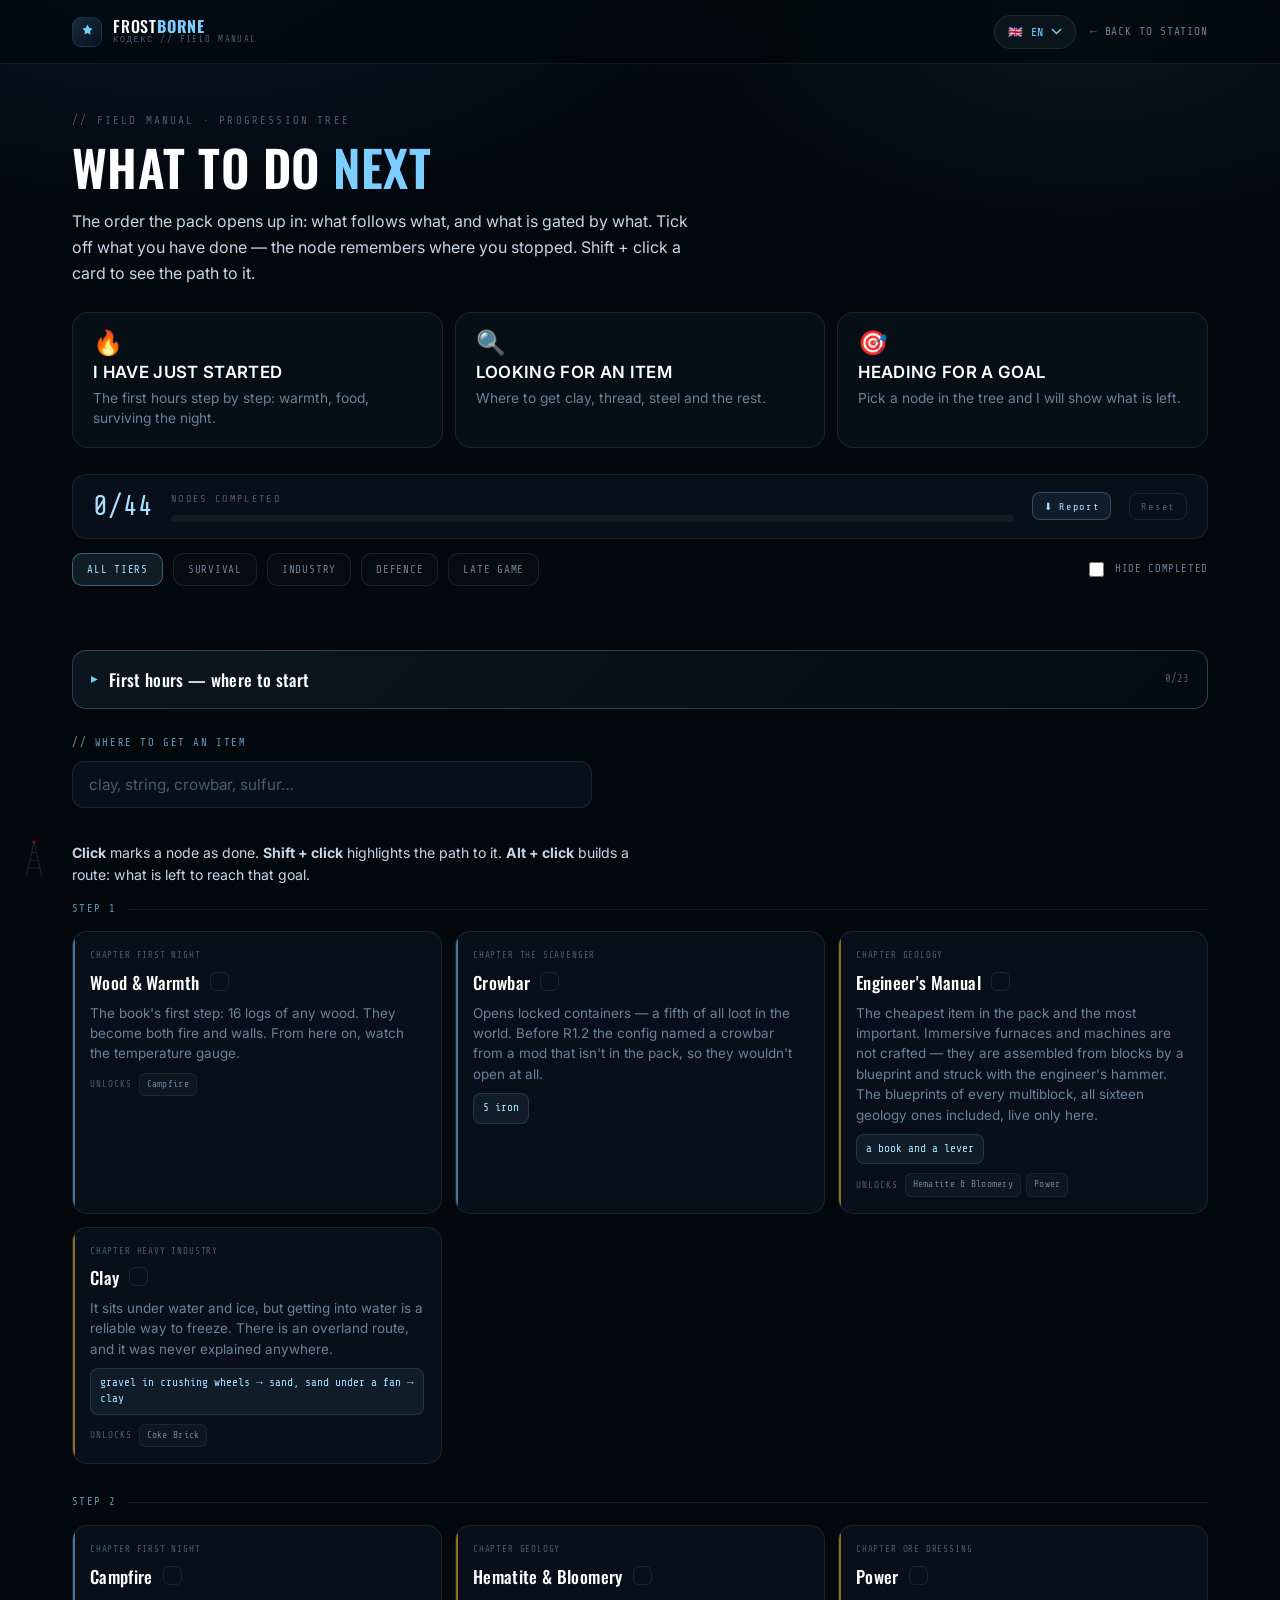
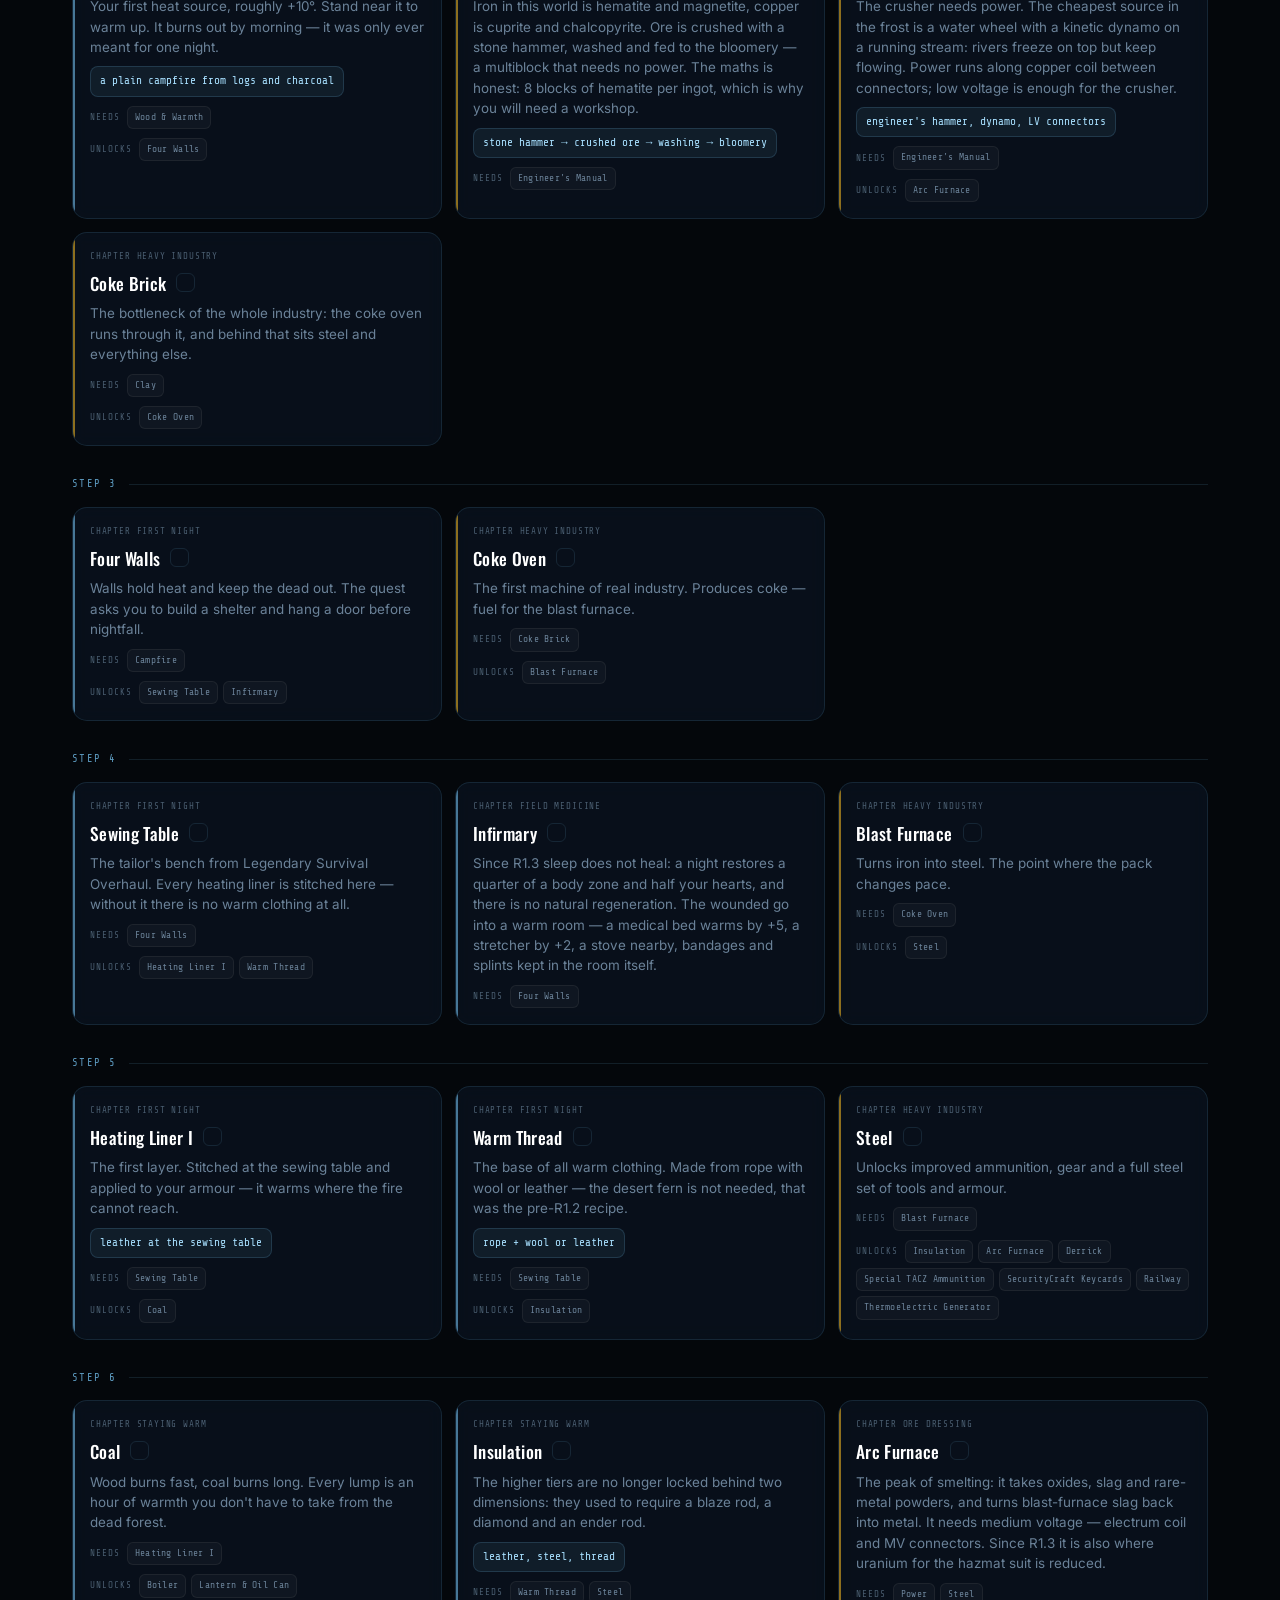
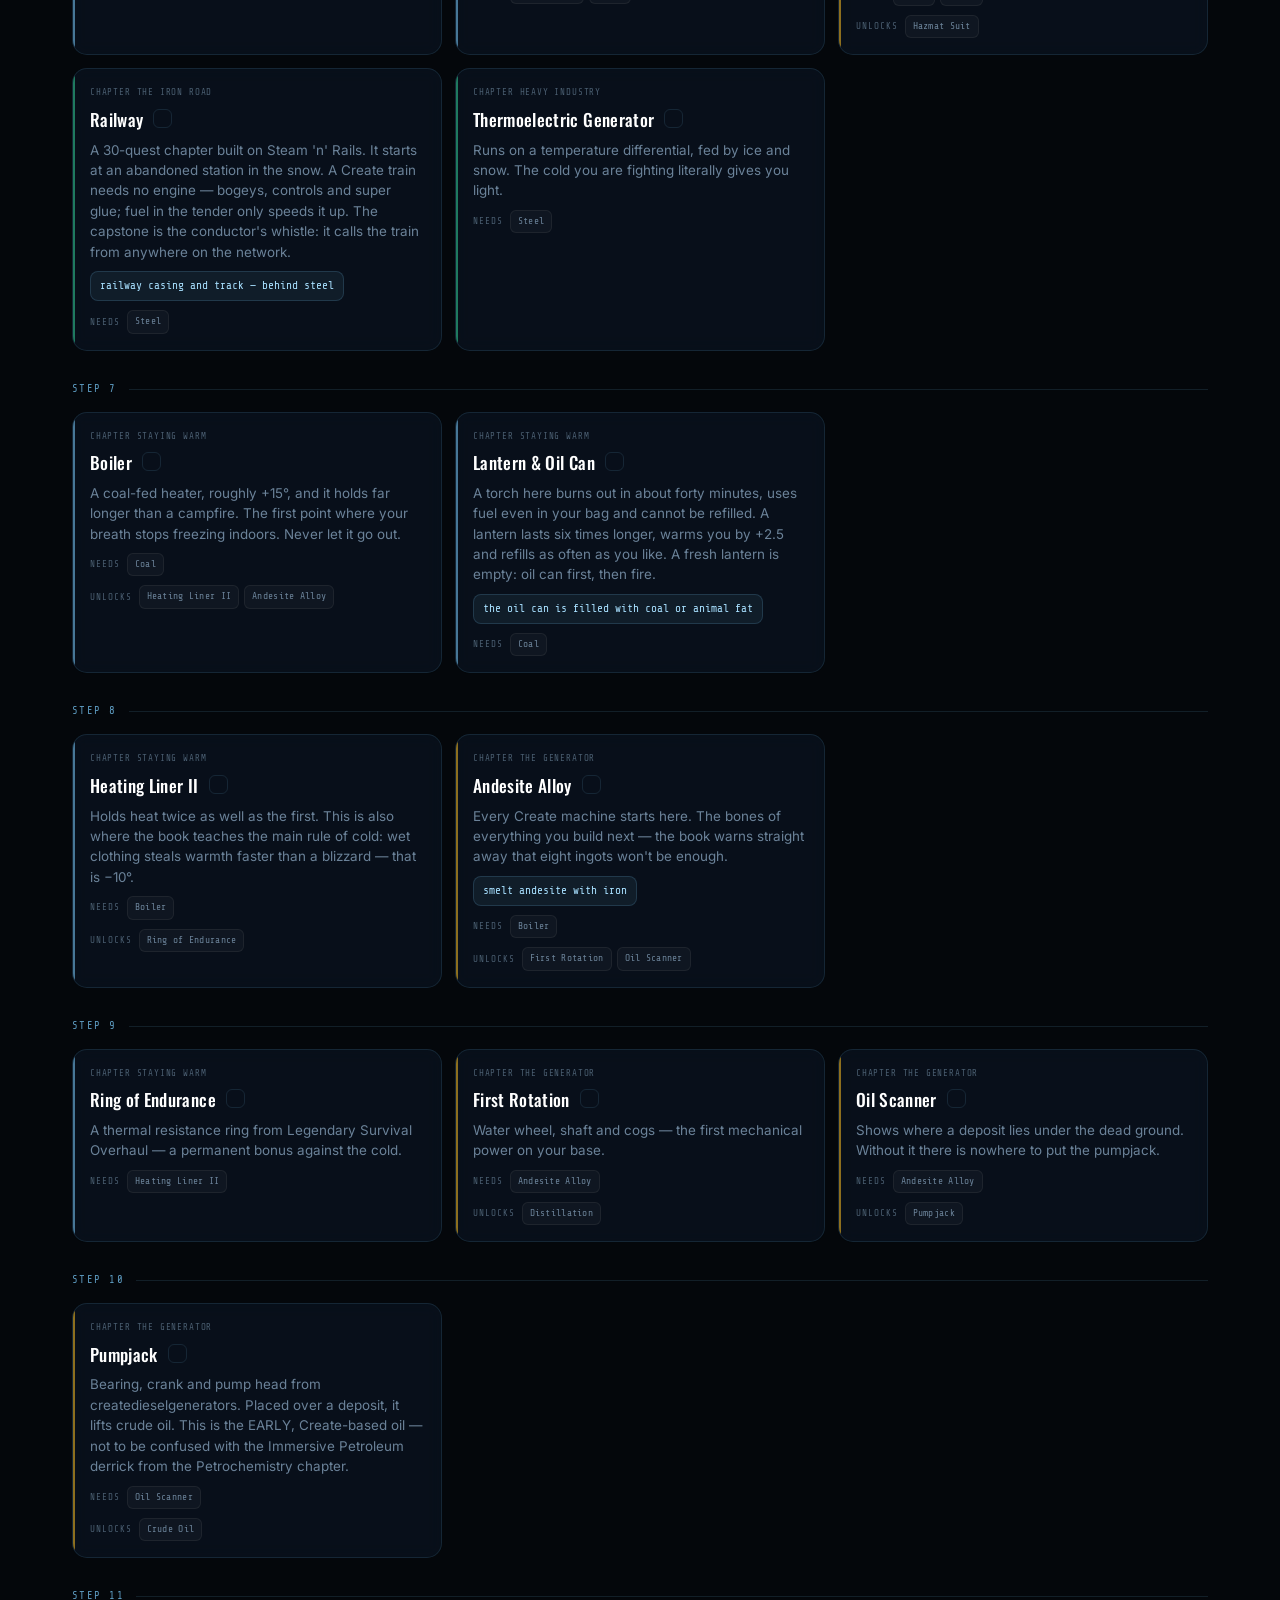
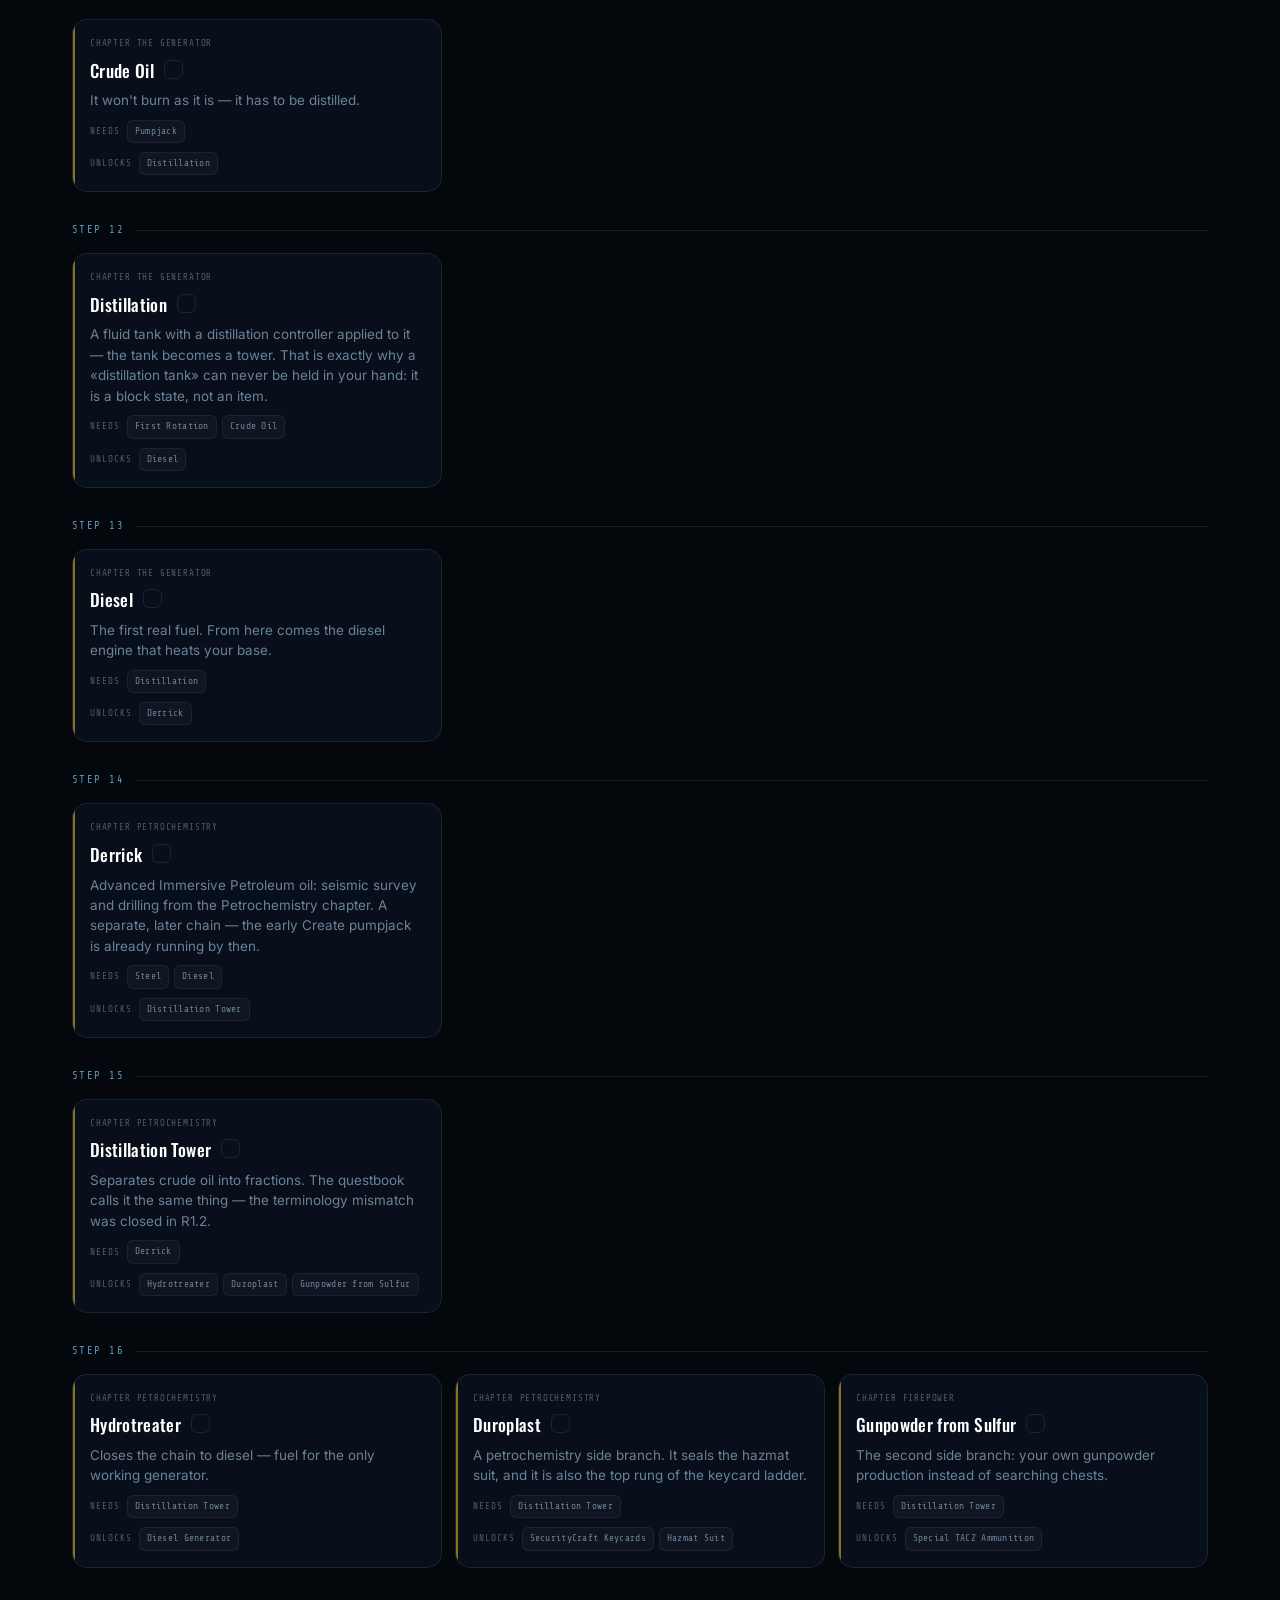
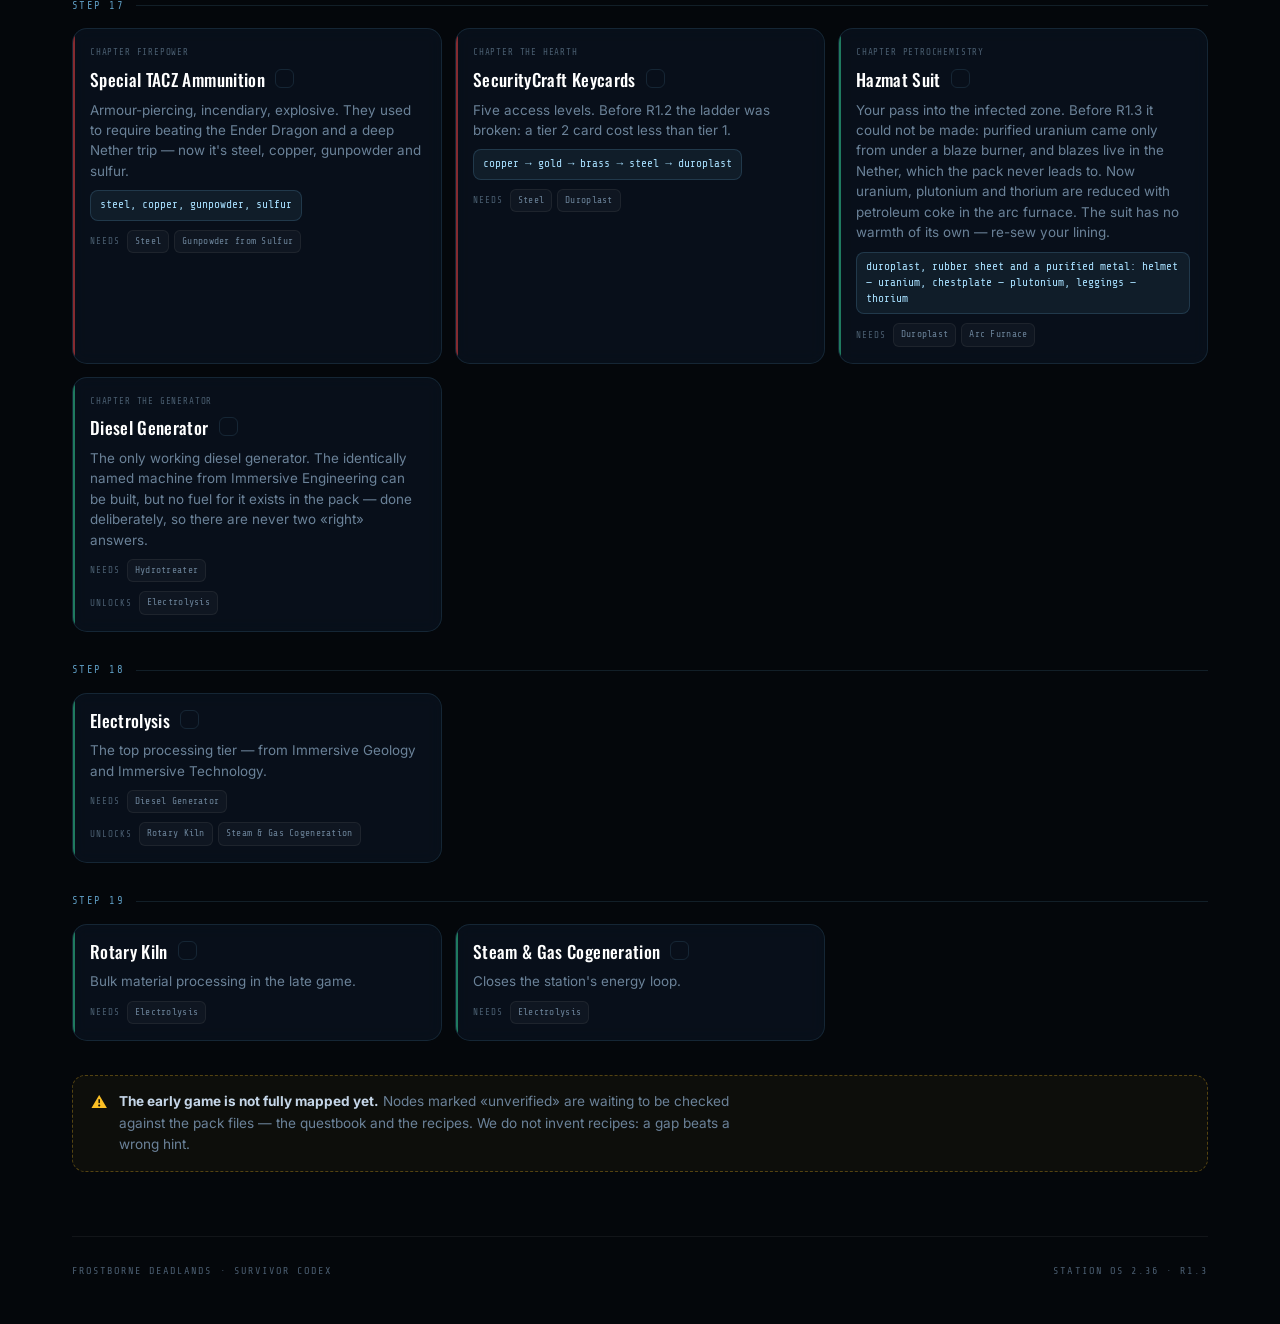
<file: codex.html>
<!DOCTYPE html>
<html lang="ru">
<head>
<meta charset="UTF-8" />
<meta name="viewport" content="width=device-width, initial-scale=1.0" />
<meta name="theme-color" content="#04070b" />
<meta name="description" content="Кодекс Frostborne Deadlands — дерево прогрессии сборки: что за чем открывается, что чем заблокировано и как дойти до стали." />
<title>Кодекс — Frostborne Deadlands</title>
<link rel="preconnect" href="https://fonts.googleapis.com">
<link rel="preconnect" href="https://fonts.gstatic.com" crossorigin>
<link rel="stylesheet" href="https://fonts.googleapis.com/css2?family=Oswald:wght@400;500;600&family=Inter:wght@400;500;600;700&family=Share+Tech+Mono&display=swap&subset=cyrillic,cyrillic-ext,latin,latin-ext">
<link rel="stylesheet" href="extras.css?v=2.36">
<style>
:root{
  --bg:#04070b; --panel:rgba(10,20,33,.72); --panel-2:rgba(13,26,42,.9);
  --ice:#7cceff; --ice-bright:#a8e0ff; --steel:#3a86ff;
  --red:#ef4444; --good:#34d399; --warn:#fbbf24;
  --text:#c5d6e8; --muted:#6b8299; --muted-2:#4a5d70;
  --line:rgba(124,206,255,.12); --line-2:rgba(255,255,255,.06);
  --ease:cubic-bezier(.22,1,.36,1);
}
*{box-sizing:border-box}
body{margin:0;background:var(--bg);color:var(--text);font-family:Inter,system-ui,sans-serif;
  font-size:16px;line-height:1.6;-webkit-font-smoothing:antialiased;overflow-x:hidden}
body::before{content:"";position:fixed;inset:0;z-index:0;pointer-events:none;
  background:radial-gradient(1000px 500px at 15% -6%,rgba(58,134,255,.13),transparent 60%),
             radial-gradient(800px 420px at 85% 2%,rgba(124,206,255,.07),transparent 60%)}
.wrap{max-width:1180px;margin:0 auto;padding:0 22px;position:relative;z-index:1}
a{color:inherit;text-decoration:none}

/* ── шапка ── */
header{position:fixed;top:0;left:0;right:0;height:64px;z-index:1000;
  background:rgba(4,7,11,.72);backdrop-filter:blur(18px) saturate(1.2);border-bottom:1px solid var(--line-2)}
.nav{height:100%;display:flex;align-items:center;justify-content:space-between;gap:16px}
.brand{display:flex;align-items:center;gap:11px}
.brand-mark{width:30px;height:30px;display:grid;place-items:center;border-radius:9px;
  background:linear-gradient(135deg,rgba(124,206,255,.18),rgba(58,134,255,.07));border:1px solid var(--line)}
.brand-mark svg{width:17px;height:17px;fill:var(--ice)}
.brand-text{font-family:Oswald,sans-serif;font-weight:500;letter-spacing:.05em;color:#fff;line-height:1.05}
.brand-text b{color:var(--ice)}
.brand-text small{display:block;font-family:'Share Tech Mono',monospace;font-size:.56rem;
  letter-spacing:.16em;color:var(--muted-2);font-weight:400}
.nav-right{display:flex;align-items:center;gap:14px}
.back-link{font-family:'Share Tech Mono',monospace;font-size:.7rem;letter-spacing:.08em;
  text-transform:uppercase;color:var(--muted);transition:color .2s}
.back-link:hover{color:#fff}

/* ── герой ── */
.hero{padding:112px 0 34px}
.kicker{font-family:'Share Tech Mono',monospace;font-size:.68rem;letter-spacing:.2em;
  text-transform:uppercase;color:var(--muted-2);margin:0 0 12px}
h1{font-family:Oswald,sans-serif;font-weight:600;font-size:clamp(2rem,5vw,3.1rem);line-height:1.05;
  text-transform:uppercase;letter-spacing:.01em;margin:0 0 16px;color:#fff;text-wrap:balance}
h1 span{color:var(--ice)}
.lead{max-width:64ch;margin:0 0 26px;color:var(--text)}

  /* маршрут до цели (I-05) */
  .route{margin:0 0 22px;border:1px solid rgba(124,206,255,.28);border-radius:16px;
    background:rgba(124,206,255,.05);padding:18px 20px}
  .route[hidden]{display:none}
  .route-h{display:flex;align-items:baseline;gap:10px;flex-wrap:wrap;margin-bottom:12px}
  .route-h b{font-family:var(--disp);font-weight:600;font-size:1.1rem;color:#fff;
    text-transform:uppercase;letter-spacing:.02em}
  .route-h span{font-family:var(--mono);font-size:.6rem;letter-spacing:.09em;
    text-transform:uppercase;color:var(--muted-2)}
  .route-x{margin-left:auto;background:none;border:1px solid var(--line);border-radius:8px;
    color:var(--muted);font-family:var(--mono);font-size:.58rem;letter-spacing:.06em;
    text-transform:uppercase;padding:6px 10px;cursor:pointer}
  .route-x:hover{color:#fff;border-color:var(--line-2)}
  .steps{display:flex;flex-direction:column;gap:7px}
  .step{display:flex;gap:11px;align-items:flex-start;padding:9px 11px;border-radius:10px;
    background:rgba(6,12,20,.5);border:1px solid var(--line)}
  .step.ok{opacity:.5}
  .step.ok .step-n{background:var(--good);color:#04070b;border-color:var(--good)}
  .step-n{flex:none;width:22px;height:22px;border-radius:50%;display:grid;place-items:center;
    font-family:var(--mono);font-size:.6rem;color:var(--ice-bright);
    border:1px solid rgba(124,206,255,.35);background:rgba(124,206,255,.08)}
  .step-b{flex:1;min-width:0}
  .step-t{color:#e8f5ff;font-size:.94rem;line-height:1.35}
  .step-m{margin-top:3px;font-family:var(--mono);font-size:.55rem;letter-spacing:.06em;
    text-transform:uppercase;color:var(--muted-2)}
  .route-done{margin-top:12px;font-size:.88rem;color:var(--good)}

  /* три двери в справочник: человек приходит с конкретным вопросом,
     а не «посмотреть дерево прогрессии» */
  .doors{display:grid;grid-template-columns:repeat(3,minmax(0,1fr));gap:12px;margin:0 0 26px}
  .door{display:flex;flex-direction:column;gap:7px;text-align:left;padding:18px 20px;
    border:1px solid var(--line);border-radius:16px;background:rgba(10,20,33,.55);
    cursor:pointer;transition:.2s;font-family:inherit}
  .door:hover{border-color:rgba(124,206,255,.45);background:rgba(14,26,42,.75);transform:translateY(-2px)}
  .door .di{font-size:1.5rem;line-height:1}
  .door .dt{font-family:var(--disp);font-weight:600;font-size:1.05rem;color:#fff;
    text-transform:uppercase;letter-spacing:.02em}
  .door .dd{font-size:.86rem;color:var(--muted);line-height:1.45}
  @media (max-width:760px){ .doors{grid-template-columns:1fr} }

/* ── прогресс ── */
.progress-card{display:flex;align-items:center;gap:18px;flex-wrap:wrap;
  padding:16px 20px;border:1px solid var(--line);border-radius:14px;background:var(--panel);
  backdrop-filter:blur(10px);margin-bottom:14px}
.pc-num{font-family:'Share Tech Mono',monospace;font-size:1.7rem;color:var(--ice-bright);
  line-height:1;font-variant-numeric:tabular-nums;flex:none}
.pc-body{flex:1;min-width:190px}
.pc-label{font-family:'Share Tech Mono',monospace;font-size:.64rem;letter-spacing:.13em;
  text-transform:uppercase;color:var(--muted-2);margin-bottom:7px}
.pc-track{height:7px;border-radius:999px;background:rgba(255,255,255,.05);overflow:hidden}
.pc-fill{height:100%;border-radius:999px;width:0;
  background:linear-gradient(90deg,var(--ice),var(--steel));transition:width .5s var(--ease)}
.pc-reset{font-family:'Share Tech Mono',monospace;font-size:.64rem;letter-spacing:.07em;
  color:var(--muted-2);background:none;border:1px solid var(--line);border-radius:8px;
  padding:7px 11px;cursor:pointer;transition:.2s;flex:none}
.pc-reset:hover{color:#fff;border-color:rgba(124,206,255,.35)}
.pc-export{font-family:'Share Tech Mono',monospace;font-size:.64rem;letter-spacing:.07em;
  color:var(--ice-bright);background:rgba(124,206,255,.08);border:1px solid rgba(124,206,255,.28);
  border-radius:8px;padding:7px 11px;cursor:pointer;transition:.2s;flex:none}
.pc-export:hover{background:rgba(124,206,255,.18);border-color:rgba(124,206,255,.5)}

/* ── панель управления ── */
.controls{display:flex;gap:10px;flex-wrap:wrap;align-items:center;margin-bottom:30px}
.filter{font-family:'Share Tech Mono',monospace;font-size:.68rem;letter-spacing:.07em;
  text-transform:uppercase;padding:9px 14px;border-radius:10px;border:1px solid var(--line);
  background:rgba(255,255,255,.02);color:var(--muted);cursor:pointer;transition:.2s}
.filter:hover{color:#fff;border-color:rgba(124,206,255,.3)}
.filter.on{background:rgba(124,206,255,.11);border-color:rgba(124,206,255,.4);color:var(--ice-bright)}
.ctl-sep{flex:1 1 auto}
.toggle{display:inline-flex;align-items:center;gap:8px;font-family:'Share Tech Mono',monospace;
  font-size:.66rem;letter-spacing:.06em;text-transform:uppercase;color:var(--muted);cursor:pointer}
.toggle input{accent-color:var(--ice);width:15px;height:15px;cursor:pointer}

/* ── гайд первых часов ── */
.guide{margin:0 0 26px}
.guide-toggle{display:flex;align-items:center;gap:11px;width:100%;text-align:left;
  padding:15px 18px;border-radius:14px;border:1px solid rgba(124,206,255,.26);
  background:linear-gradient(135deg,rgba(124,206,255,.08),rgba(58,134,255,.03));
  color:var(--text);cursor:pointer;font:inherit;transition:.2s}
.guide-toggle:hover{border-color:rgba(124,206,255,.45)}
.gt-ic{color:var(--ice);font-size:.85rem;transition:transform .22s var(--ease);flex:none}
.guide-toggle[aria-expanded="true"] .gt-ic{transform:rotate(90deg)}
.gt-txt{flex:1;font-family:Oswald,sans-serif;font-weight:500;font-size:1.06rem;letter-spacing:.02em;color:#fff}
.gt-count{flex:none;font-family:'Share Tech Mono',monospace;font-size:.66rem;color:var(--muted-2);
  font-variant-numeric:tabular-nums}
.guide-body{padding:6px 2px 0}
.guide-body[hidden]{display:none}
.phase{margin-top:18px}
.phase-h{font-family:Oswald,sans-serif;font-weight:500;font-size:1rem;color:var(--ice-bright);
  letter-spacing:.02em;margin:0 0 3px}
.phase-lead{margin:0 0 10px;font-size:.85rem;color:var(--muted);line-height:1.5}
.gstep{display:flex;align-items:flex-start;gap:10px;padding:8px 11px;border-radius:10px;
  cursor:pointer;transition:background .15s;font-size:.88rem;line-height:1.5}
.gstep:hover{background:rgba(255,255,255,.03)}
.gstep input{margin:3px 0 0;accent-color:var(--good);width:15px;height:15px;flex:none;cursor:pointer}
.gstep.on span{color:var(--muted-2);text-decoration:line-through}
.warn-grid{display:grid;gap:13px;grid-template-columns:repeat(auto-fit,minmax(270px,1fr));margin-top:24px}
.warn-card{border-radius:13px;padding:15px 17px;border:1px solid}
.warn-card.kill{border-color:rgba(239,68,68,.28);background:rgba(239,68,68,.05)}
.warn-card.dont{border-color:rgba(251,191,36,.26);background:rgba(251,191,36,.04)}
.warn-card h4{font-family:'Share Tech Mono',monospace;font-size:.66rem;letter-spacing:.13em;
  text-transform:uppercase;margin:0 0 10px}
.warn-card.kill h4{color:var(--red)}
.warn-card.dont h4{color:var(--warn)}
.warn-card ul{margin:0;padding-left:17px;display:flex;flex-direction:column;gap:7px}
.warn-card li{font-size:.83rem;color:var(--text);line-height:1.5}

/* ── поиск предмета ── */
.finder{margin:0 0 34px}
.finder-head{display:flex;flex-direction:column;gap:9px;max-width:520px}
.finder-lbl{font-family:'Share Tech Mono',monospace;font-size:.66rem;letter-spacing:.15em;
  text-transform:uppercase;color:var(--ice);opacity:.75}
.finder input{width:100%;padding:13px 16px;border-radius:12px;border:1px solid var(--line);
  background:var(--panel);color:var(--text);font-family:Inter,sans-serif;font-size:.95rem;transition:.2s}
.finder input:focus{outline:none;border-color:rgba(124,206,255,.45);background:rgba(124,206,255,.05)}
.finder input::placeholder{color:var(--muted-2)}
.fi{margin-top:13px;border:1px solid rgba(124,206,255,.24);border-radius:14px;
  background:rgba(124,206,255,.05);padding:15px 17px;display:flex;flex-direction:column;gap:8px}
.fi-name{font-family:Oswald,sans-serif;font-weight:500;font-size:1.14rem;color:var(--ice-bright);letter-spacing:.02em}
.fi-ch{font-family:'Share Tech Mono',monospace;font-size:.58rem;letter-spacing:.09em;
  text-transform:uppercase;color:var(--muted-2);margin-top:-4px}
.fi-where{margin:0;font-size:.9rem;color:var(--text);line-height:1.55}
.fi-note{margin:0;font-size:.83rem;color:var(--muted);line-height:1.55}
.fi-jump{align-self:flex-start;font-family:'Share Tech Mono',monospace;font-size:.66rem;
  letter-spacing:.06em;padding:7px 12px;border-radius:9px;border:1px solid rgba(124,206,255,.32);
  background:rgba(124,206,255,.08);color:var(--ice-bright);cursor:pointer;transition:.2s}
.fi-jump:hover{background:rgba(124,206,255,.16)}
.fi-none{margin-top:13px;padding:15px 17px;border:1px dashed var(--line);border-radius:14px;
  color:var(--muted);font-size:.88rem;line-height:1.55}

/* ── лестница уровней ── */
.level{margin-bottom:30px}
.level-t{display:flex;align-items:center;gap:12px;margin-bottom:14px}
.level-n{font-family:'Share Tech Mono',monospace;font-size:.66rem;letter-spacing:.14em;
  text-transform:uppercase;color:var(--ice);opacity:.75;flex:none}
.level-line{flex:1;height:1px;background:var(--line)}
.grid{display:grid;grid-template-columns:repeat(auto-fill,minmax(285px,1fr));gap:13px}

/* ── карточка узла ── */
.node{border:1px solid var(--line);border-radius:15px;background:var(--panel);
  backdrop-filter:blur(8px);padding:16px 17px;position:relative;overflow:hidden;
  transition:border-color .22s,transform .22s var(--ease),opacity .22s;cursor:pointer;
  display:flex;flex-direction:column;gap:9px;text-align:left;width:100%;font:inherit;color:inherit}
.node:hover{border-color:rgba(124,206,255,.32);transform:translateY(-2px)}
.node:focus-visible{outline:2px solid var(--ice);outline-offset:2px}
.node::before{content:"";position:absolute;left:0;top:0;bottom:0;width:2px;background:var(--tier-c,var(--ice));opacity:.55}
.node.done{border-color:rgba(52,211,153,.32)}
.node.done::before{background:var(--good);opacity:.8}
.node.dim{opacity:.28}
.node.onpath{border-color:rgba(124,206,255,.55);box-shadow:0 0 0 1px rgba(124,206,255,.18)}
.node-head{display:flex;align-items:flex-start;gap:10px}
.node-name{font-family:Oswald,sans-serif;font-weight:500;font-size:1.08rem;letter-spacing:.02em;
  color:#fff;flex:1;min-width:0;line-height:1.25}
.node.done .node-name{color:var(--good)}
.node-mark{flex:none;width:19px;height:19px;border-radius:6px;border:1px solid var(--line);
  display:grid;place-items:center;font-size:.7rem;color:transparent;transition:.2s}
.node.done .node-mark{background:rgba(52,211,153,.16);border-color:rgba(52,211,153,.45);color:var(--good)}
.node-ch{font-family:'Share Tech Mono',monospace;font-size:.57rem;letter-spacing:.09em;
  text-transform:uppercase;color:var(--muted-2);order:-1}
.node-desc{font-size:.84rem;color:var(--muted);line-height:1.52;margin:0}
.node-recipe{font-family:'Share Tech Mono',monospace;font-size:.7rem;color:var(--ice-bright);
  background:rgba(124,206,255,.07);border:1px solid rgba(124,206,255,.16);border-radius:8px;
  padding:6px 9px;line-height:1.45}
.node-rel{display:flex;flex-wrap:wrap;gap:5px;align-items:center}
.rel-lbl{font-family:'Share Tech Mono',monospace;font-size:.58rem;letter-spacing:.1em;
  text-transform:uppercase;color:var(--muted-2);margin-right:2px}
.rel-chip{font-family:'Share Tech Mono',monospace;font-size:.6rem;letter-spacing:.03em;
  padding:3px 7px;border-radius:6px;border:1px solid var(--line-2);
  background:rgba(255,255,255,.03);color:var(--muted)}
.badge-src{position:absolute;top:12px;right:14px;font-family:'Share Tech Mono',monospace;
  font-size:.53rem;letter-spacing:.1em;text-transform:uppercase;color:var(--warn);
  border:1px solid rgba(251,191,36,.3);background:rgba(251,191,36,.08);padding:2px 6px;border-radius:5px}

.empty{padding:40px 0;text-align:center;color:var(--muted-2);
  font-family:'Share Tech Mono',monospace;font-size:.8rem}

/* ── врезка про непроверенное ── */
.notice{display:flex;gap:12px;align-items:flex-start;margin:34px 0 0;padding:15px 18px;
  border:1px dashed rgba(251,191,36,.3);border-radius:13px;background:rgba(251,191,36,.04)}
.notice .ni{flex:none;color:var(--warn);font-size:1rem;line-height:1.4}
.notice p{margin:0;font-size:.85rem;color:var(--muted);max-width:72ch}
.notice b{color:var(--text)}

footer{margin-top:64px;padding:26px 0 44px;border-top:1px solid var(--line-2);
  font-family:'Share Tech Mono',monospace;font-size:.64rem;letter-spacing:.1em;
  text-transform:uppercase;color:var(--muted-2);display:flex;justify-content:space-between;
  gap:14px;flex-wrap:wrap}

@media(max-width:640px){
  .hero{padding:96px 0 26px}
  .grid{grid-template-columns:1fr}
  .controls{gap:8px}
}
</style>
</head>
<body>

<header>
  <div class="wrap nav">
    <a class="brand" href="index.html">
      <div class="brand-mark"><svg viewBox="0 0 24 24"><path d="M12 2l2.4 4.8L19 8l-3.5 3.4.8 4.9L12 14l-4.3 2.3.8-4.9L5 8l4.6-1.2z"/></svg></div>
      <div class="brand-text">FROST<b>BORNE</b><small>КОДЕКС // FIELD MANUAL</small></div>
    </a>
    <div class="nav-right">
      <span class="lang-switch" id="langMount"></span>
      <a class="back-link" href="index.html">← <span data-i18n="nav.toStation">На станцию</span></a>
    </div>
  </div>
</header>

<main class="wrap">
  <section class="hero">
    <p class="kicker" data-i18n="cdx.kicker">// Полевой справочник · дерево прогрессии</p>
    <h1 data-i18n-html="cdx.title">Что делать <span>дальше</span></h1>
    <p class="lead" data-i18n="cdx.lead">Порядок, в котором сборка открывается: что за чем идёт и что чем заблокировано. Отмечай пройденное — узел запомнит, где ты остановился.</p>

    <div class="doors" id="doors">
      <button class="door" type="button" data-door="guide">
        <span class="di" aria-hidden="true">🔥</span>
        <span class="dt" data-i18n="cdx.doorNewT">Я только начал</span>
        <span class="dd" data-i18n="cdx.doorNewD">Первые часы по шагам: согреться, поесть, пережить ночь.</span>
      </button>
      <button class="door" type="button" data-door="find">
        <span class="di" aria-hidden="true">🔍</span>
        <span class="dt" data-i18n="cdx.doorFindT">Ищу предмет</span>
        <span class="dd" data-i18n="cdx.doorFindD">Где взять глину, нитки, сталь и остальное.</span>
      </button>
      <button class="door" type="button" data-door="goal">
        <span class="di" aria-hidden="true">🎯</span>
        <span class="dt" data-i18n="cdx.doorGoalT">Иду к цели</span>
        <span class="dd" data-i18n="cdx.doorGoalD">Выбери узел в дереве — покажу, что осталось сделать.</span>
      </button>
    </div>

    <div class="progress-card">
      <div class="pc-num" id="pcNum">0/0</div>
      <div class="pc-body">
        <div class="pc-label" data-i18n="cdx.progress">Пройдено узлов</div>
        <div class="pc-track"><div class="pc-fill" id="pcFill"></div></div>
      </div>
      <button class="pc-export" id="pcExport" type="button" data-i18n="cdx.export">⬇ Сводка</button>
      <button class="pc-reset" id="pcReset" type="button" data-i18n="cdx.reset">Сбросить</button>
    </div>

    <div class="controls" id="controls">
      <button class="filter on" data-tier="all" type="button" data-i18n="cdx.allTiers">Все ярусы</button>
      <span class="ctl-sep"></span>
      <label class="toggle"><input type="checkbox" id="hideDone"><span data-i18n="cdx.hideDone">Скрыть пройденное</span></label>
    </div>
  </section>

  <section class="guide">
    <button class="guide-toggle" id="guideToggle" type="button" aria-expanded="false">
      <span class="gt-ic" aria-hidden="true">▸</span>
      <span class="gt-txt" data-i18n="cdx.guideTitle">Первые часы — с чего начать</span>
      <span class="gt-count" id="guideCount"></span>
    </button>
    <div class="guide-body" id="guideBody" hidden></div>
  </section>

  <section class="finder">
    <div class="finder-head">
      <label class="finder-lbl" for="itemFind" data-i18n="cdx.findLbl">// Где взять предмет</label>
      <input id="itemFind" type="search" autocomplete="off" maxlength="40"
             placeholder="глина, нитки, лом, сера…" data-i18n-attr="placeholder:cdx.findPh">
    </div>
    <div id="findOut"></div>
  </section>

  <p class="lead" style="margin:0 0 14px;font-size:.88rem" data-i18n-html="cdx.clicks">
    <b>Клик</b> — отметить пройденное. <b>Shift + клик</b> — подсветить путь до узла.
    <b>Alt + клик</b> — построить маршрут: что осталось сделать до этой цели.</p>
  <div class="route" id="route" hidden></div>
  <section id="ladder"></section>

  <div class="notice">
    <span class="ni" aria-hidden="true">⚠</span>
    <p data-i18n-html="cdx.notice"><b>Ранняя игра пока описана не полностью.</b> Узлы с пометкой «не подтверждено» ждут сверки по файлам сборки — квестбуку и рецептам. Мы не выдумываем рецепты: лучше пробел, чем неверная подсказка.</p>
  </div>

  <footer>
    <span>Frostborne Deadlands · <span data-i18n="cdx.footer">Кодекс выжившего</span></span>
    <span>STATION OS <span data-ver="site">2.8</span> · <span data-ver="pack">R1.3</span></span>
  </footer>
</main>

<script src="version.js?v=2.36"></script>
<script src="sfx.js?v=2.36"></script>
<script src="i18n.js?v=2.36"></script>
<script src="i18n-cdx.js?v=2.36"></script>
<script src="i18n-ae.js?v=2.36"></script>
<script src="frostextras.js?v=2.36"></script>
<script src="frostsearch.js?v=2.36"></script>
<script src="codex-data.js?v=2.36"></script>
<script>
(function(){
  'use strict';
  var $=function(s,p){ return (p||document).querySelector(s); };
  var $$=function(s,p){ return Array.prototype.slice.call((p||document).querySelectorAll(s)); };
  var esc=function(s){ return String(s).replace(/&/g,'&amp;').replace(/</g,'&lt;')
    .replace(/>/g,'&gt;').replace(/"/g,'&quot;').replace(/'/g,'&#39;'); };

  var C=window.FROST_CODEX;
  if(!C){ $('#ladder').innerHTML='<div class="empty">Данные кодекса не загрузились.</div>'; return; }

  var STORE='fb_codex_done';
  var done={};
  try{ done=JSON.parse(localStorage.getItem(STORE)||'{}')||{}; }catch(e){ done={}; }

  var TIER_COLOR={survival:'#7cceff',industry:'#fbbf24',defense:'#ef4444',late:'#34d399'};
  var filter='all', hideDone=false, focus=null;

  // Тексты берём из i18n, если ключи заведены; иначе — русский фолбэк из данных.
  function tx(node,field){
    var k='cdx.'+node.id+'.'+field;
    if(window.I18N){ var v=I18N.t(k); if(v && v!==k) return v; }
    return node[field]||'';
  }
  // Глава: в данных лежит слаг, показываем перевод; фолбэк — русское имя из CHAPTERS.
  function chName(slug){
    if(!slug) return '';
    if(window.I18N){ var v=I18N.t('cdx.chap.'+slug); if(v && v!=='cdx.chap.'+slug) return v; }
    return (C.chapters && C.chapters[slug]) || slug;
  }
  function tierName(t){
    if(window.I18N){ var v=I18N.t('cdx.tier.'+t.id); if(v && v!=='cdx.tier.'+t.id) return v; }
    return t.name;
  }

  /* глубина = длина самой длинной цепочки требований */
  var depthCache={};
  function depth(id){
    if(depthCache[id]!=null) return depthCache[id];
    var n=C.get(id); if(!n||!n.needs.length){ depthCache[id]=0; return 0; }
    var d=0;
    n.needs.forEach(function(dep){ d=Math.max(d,depth(dep)+1); });
    depthCache[id]=d; return d;
  }

  /* все предки узла — для подсветки пути «как дойти сюда» */
  function ancestors(id,acc){
    acc=acc||{};
    var n=C.get(id); if(!n) return acc;
    n.needs.forEach(function(dep){ if(!acc[dep]){ acc[dep]=1; ancestors(dep,acc); } });
    return acc;
  }

  function visible(n){
    if(filter!=='all' && n.tier!==filter) return false;
    if(hideDone && done[n.id]) return false;
    return true;
  }

  function nodeCard(n){
    var path=focus ? (focus===n.id || ancestors(focus)[n.id]) : true;
    var cls='node'+(done[n.id]?' done':'')+(focus? (path?' onpath':' dim'):'');
    var needs=(n.needs||[]).map(function(d){
      var t=C.get(d); return t?'<span class="rel-chip">'+esc(tx(t,'name'))+'</span>':''; }).join('');
    var unlocks=(n.unlocks||[]).map(function(d){
      var t=C.get(d); return t?'<span class="rel-chip">'+esc(tx(t,'name'))+'</span>':''; }).join('');
    return '<button class="'+cls+'" data-node="'+esc(n.id)+'" type="button" '+
      'style="--tier-c:'+(TIER_COLOR[n.tier]||'#7cceff')+'" aria-pressed="'+(!!done[n.id])+'">'+
      (n.src==='pending'?'<span class="badge-src">'+esc(I18N.t('cdx.unverified'))+'</span>':'')+
      (n.ch?'<span class="node-ch">'+esc(I18N.t('cdx.chapter'))+' '+esc(chName(n.ch))+'</span>':'')+
      '<div class="node-head"><span class="node-name">'+esc(tx(n,'name'))+'</span>'+
      '<span class="node-mark" aria-hidden="true">✓</span></div>'+
      '<p class="node-desc">'+esc(tx(n,'desc'))+'</p>'+
      (n.recipe?'<div class="node-recipe">'+esc(tx(n,'recipe'))+'</div>':'')+
      (needs?'<div class="node-rel"><span class="rel-lbl">'+esc(I18N.t('cdx.needs'))+'</span>'+needs+'</div>':'')+
      (unlocks?'<div class="node-rel"><span class="rel-lbl">'+esc(I18N.t('cdx.unlocks'))+'</span>'+unlocks+'</div>':'')+
      '</button>';
  }

  function render(){
    var shown=C.nodes.filter(visible);
    var levels={};
    shown.forEach(function(n){ var d=depth(n.id); (levels[d]=levels[d]||[]).push(n); });
    var keys=Object.keys(levels).map(Number).sort(function(a,b){ return a-b; });

    if(!keys.length){ $('#ladder').innerHTML='<div class="empty">'+esc(I18N.t('cdx.nothing'))+'</div>'; }
    else{
      $('#ladder').innerHTML=keys.map(function(d){
        var lbl=I18N.t('cdx.step').replace('{n}',d+1);
        return '<div class="level"><div class="level-t"><span class="level-n">'+esc(lbl)+
          '</span><span class="level-line"></span></div><div class="grid">'+
          levels[d].map(nodeCard).join('')+'</div></div>';
      }).join('');
    }
    paintProgress();
  }

  function paintProgress(){
    var total=C.nodes.length;
    var n=C.nodes.filter(function(x){ return done[x.id]; }).length;
    $('#pcNum').textContent=n+'/'+total;
    $('#pcFill').style.width=(total?Math.round(n/total*100):0)+'%';
    // A-31: делимся прогрессом с Эфиром, чтобы профиль знал, куда игрок дошёл
    try{ localStorage.setItem('fb_codex_stat', n+'/'+total); }catch(e){}
  }

  function save(){ try{ localStorage.setItem(STORE,JSON.stringify(done)); }catch(e){} }

  /* фильтры по ярусам строим из данных */
  var ctl=$('#controls'), sep=$('.ctl-sep',ctl);
  C.tiers.forEach(function(t){
    var b=document.createElement('button');
    b.className='filter'; b.type='button'; b.dataset.tier=t.id;
    b.textContent=tierName(t); b.title=t.hint;
    ctl.insertBefore(b,sep);
  });

  ctl.addEventListener('click',function(e){
    var b=e.target.closest('.filter'); if(!b) return;
    filter=b.dataset.tier; focus=null;
    $$('.filter',ctl).forEach(function(x){ x.classList.toggle('on',x===b); });
    if(window.FrostSFX) FrostSFX.play('tab');
    render();
  });
  $('#hideDone').addEventListener('change',function(){ hideDone=this.checked; render(); });

  $('#ladder').addEventListener('click',function(e){
    var card=e.target.closest('[data-node]'); if(!card) return;
    var id=card.dataset.node;
    if(e.altKey){                         // Alt — построить маршрут до цели
      routeGoal = (routeGoal===id) ? null : id;
      paintRoute();
      if(window.FrostSFX) FrostSFX.play('tab');
      return;
    }
    if(e.shiftKey){                       // Shift — показать путь до узла
      focus = (focus===id) ? null : id;
    } else {
      if(done[id]) delete done[id]; else done[id]=1;
      save();
      paintRoute();                       // отметил узел — остаток пути стал короче
      if(window.FrostSFX) FrostSFX.play(done[id]?'unlock':'click');
    }
    render();
  });

  /* I-05: маршрут до цели. Считаем предков узла и выкидываем то, что уже
     отмечено (I-03) — человеку нужен остаток пути, а не полный список.

     ⚠ Порядок шагов — не порядок узлов в данных, а глубина зависимостей:
     сначала то, у чего нет невыполненных предпосылок. */
  function routeTo(id){
    var byId={}; (C.nodes||[]).forEach(function(n){ byId[n.id]=n; });
    var need={}, order=[];
    (function walk(nid){
      var n=byId[nid]; if(!n || need[nid]) return;
      need[nid]=1;
      (n.needs||[]).forEach(walk);
    })(id);

    var left=Object.keys(need);
    var guard=0;
    while(left.length && guard++ < 200){
      var moved=false;
      for(var i=0;i<left.length;i++){
        var n=byId[left[i]];
        var ready=(n.needs||[]).every(function(p){ return order.indexOf(p)>=0 || !need[p]; });
        if(!ready) continue;
        order.push(left[i]); left.splice(i,1); moved=true; break;
      }
      if(!moved){ order=order.concat(left); break; }   // круг в данных — не зависаем
    }
    return order;
  }

  function paintRoute(){
    var box=$('#route');
    if(!box) return;
    if(!routeGoal){ box.hidden=true; return; }
    var byId={}; (C.nodes||[]).forEach(function(n){ byId[n.id]=n; });
    var goal=byId[routeGoal];
    if(!goal){ box.hidden=true; return; }

    var order=routeTo(routeGoal);
    var left=order.filter(function(nid){ return !done[nid]; });

    box.hidden=false;
    var head='<div class="route-h"><b>'+esc(tx(goal,'name'))+'</b>'+
      '<span>'+esc(I18N.t('cdx.routeLeft').replace('{n}', left.length)
                   .replace('{m}', order.length))+'</span>'+
      '<button class="route-x" type="button" id="routeX">'+esc(I18N.t('cdx.routeClose'))+'</button></div>';

    if(!left.length){
      box.innerHTML=head+'<p class="route-done">'+esc(I18N.t('cdx.routeDone'))+'</p>';
      bindRouteX(); return;
    }
    var n2=0;
    box.innerHTML=head+'<div class="steps">'+order.map(function(nid){
      var n=byId[nid], ok=!!done[nid];
      if(!ok) n2++;
      return '<div class="step'+(ok?' ok':'')+'" data-goto-node="'+esc(nid)+'">'+
        '<span class="step-n">'+(ok?'✓':n2)+'</span>'+
        '<span class="step-b"><span class="step-t">'+esc(tx(n,'name'))+'</span>'+
        (n.recipe?'<span class="step-m">'+esc(tx(n,'recipe'))+'</span>':'')+'</span></div>';
    }).join('')+'</div>';
    bindRouteX();
  }

  function bindRouteX(){
    var x=$('#routeX');
    if(x) x.addEventListener('click',function(){ routeGoal=null; paintRoute(); });
  }

  var routeGoal=null;

  /* Двери не просто прокручивают — они ещё и раскрывают то, что свёрнуто,
     и подсказывают следующий шаг. Иначе человек попадает в закрытый блок
     и думает, что ничего не произошло. */
  (function initDoors(){
    var box=$('#doors'); if(!box) return;
    box.addEventListener('click',function(e){
      var b=e.target.closest('[data-door]'); if(!b) return;
      var kind=b.dataset.door;
      if(window.FrostSFX) FrostSFX.play('tab');

      if(kind==='guide'){
        var t=$('#guideToggle'), body=$('#guideBody');
        if(body && body.hidden && t) t.click();      // раскрываем гайд, если свёрнут
        var sec=document.querySelector('.guide');
        if(sec) sec.scrollIntoView({block:'start',behavior:'smooth'});
        return;
      }
      if(kind==='find'){
        var inp=$('#itemFind');
        var sec2=document.querySelector('.finder');
        if(sec2) sec2.scrollIntoView({block:'center',behavior:'smooth'});
        if(inp) setTimeout(function(){ inp.focus(); }, 380);
        return;
      }
      /* «Иду к цели»: прокручиваем к дереву и подсвечиваем подсказку про Alt —
         сама механика неочевидна, и без указателя её не найдут. */
      var lad=$('#ladder');
      if(lad) lad.scrollIntoView({block:'start',behavior:'smooth'});
      var hint=document.querySelector('[data-i18n-html="cdx.clicks"]');
      if(hint){
        hint.style.transition='background .3s';
        hint.style.background='rgba(124,206,255,.14)';
        setTimeout(function(){ hint.style.background=''; }, 1600);
      }
    });
  })();

  $('#pcReset').addEventListener('click',function(){
    done={}; save(); focus=null; render();
    if(window.FrostExtras) FrostExtras.toast(I18N.t('cdx.resetT'),I18N.t('cdx.resetB'));
  });

  /* Гайд первых часов. Отметки хранятся отдельно от дерева. */
  var GSTORE='fb_codex_guide', gdone={};
  try{ gdone=JSON.parse(localStorage.getItem(GSTORE)||'{}')||{}; }catch(e){ gdone={}; }

  function gtext(id, fallback){
    var k='cdx.guide.'+id;
    if(window.I18N){ var v=I18N.t(k); if(v&&v!==k) return v; }
    return fallback;
  }
  function renderGuide(){
    var g=C.guide||[], total=0, done=0;
    g.forEach(function(ph){ ph.steps.forEach(function(st){ total++; if(gdone[st.id]) done++; }); });
    $('#guideCount').textContent = done+'/'+total;
    $('#guideBody').innerHTML =
      g.map(function(ph){
        return '<div class="phase"><h3 class="phase-h">'+esc(gtext(ph.id+'.t', ph.title))+'</h3>'+
          '<p class="phase-lead">'+esc(gtext(ph.id+'.l', ph.lead))+'</p>'+
          ph.steps.map(function(st){
            return '<label class="gstep'+(gdone[st.id]?' on':'')+'">'+
              '<input type="checkbox" data-gs="'+esc(st.id)+'"'+(gdone[st.id]?' checked':'')+'>'+
              '<span>'+esc(gtext(st.id, st.t))+'</span></label>';
          }).join('')+'</div>';
      }).join('') +
      '<div class="warn-grid">'+
        '<div class="warn-card kill"><h4>'+esc(I18N.t('cdx.kills'))+'</h4><ul>'+
          (C.dangers||[]).map(function(d,i){ return '<li>'+esc(gtext('kill'+i, d))+'</li>'; }).join('')+
        '</ul></div>'+
        '<div class="warn-card dont"><h4>'+esc(I18N.t('cdx.donts'))+'</h4><ul>'+
          (C.donts||[]).map(function(d,i){ return '<li>'+esc(gtext('dont'+i, d))+'</li>'; }).join('')+
        '</ul></div>'+
      '</div>';
  }
  $('#guideToggle').addEventListener('click',function(){
    var open=this.getAttribute('aria-expanded')==='true';
    this.setAttribute('aria-expanded', String(!open));
    $('#guideBody').hidden=open;
    if(window.FrostSFX) FrostSFX.play('tab');
  });
  $('#guideBody').addEventListener('change',function(e){
    var cb=e.target.closest('[data-gs]'); if(!cb) return;
    var id=cb.dataset.gs;
    if(cb.checked) gdone[id]=1; else delete gdone[id];
    try{ localStorage.setItem(GSTORE, JSON.stringify(gdone)); }catch(err){}
    renderGuide();
    if(window.FrostSFX) FrostSFX.play('click');
  });

  /* Поиск предмета: отвечает на «где взять X» и уводит в дерево прогрессии. */
  function itemText(it,f){
    var k='cdx.item.'+it.id+'.'+f;
    if(window.I18N){ var v=I18N.t(k); if(v&&v!==k) return v; }
    return it[f]||'';
  }
  /* Алиасы в данных — русские основы и английские слова (A-20, A-21).
     На немецком игрок вводит «Ton», на казахском «саз» — по алиасам это не найдётся,
     поэтому к выдаче добавляем совпадения с ПЕРЕВЕДЁННЫМ названием предмета. */
  function splitWords(s){
    return String(s||'').toLowerCase()
      .split(/[^0-9a-zäöüßа-яёіїєґўәғқңөұүһ]+/i)
      .filter(function(w){ return w.length > 1; });
  }
  function findAll(q){
    var res = C.findItems(q);
    var seen = {};
    res.forEach(function(it){ seen[it.id] = 1; });
    var qw = splitWords(q);
    if(!qw.length) return res;
    C.items.forEach(function(it){
      if(seen[it.id]) return;
      var nameWords = splitWords(itemText(it, 'name'));
      var hit = nameWords.some(function(nw){
        return qw.some(function(w){
          // сравниваем по началу слова в обе стороны: и «Ton» → «Ton»,
          // и падежные формы вроде «сазды» → «саз»
          return nw.indexOf(w) === 0 || w.indexOf(nw) === 0;
        });
      });
      if(hit){ seen[it.id] = 1; res.push(it); }
    });
    return res;
  }

  function renderFind(){
    var box=$('#findOut'), q=$('#itemFind').value;
    if(String(q).trim().length<2){ box.innerHTML=''; return; }
    var res=findAll(q);
    if(!res.length){
      box.innerHTML='<div class="fi-none">'+esc(I18N.t('cdx.findNone'))+'</div>';
      return;
    }
    box.innerHTML=res.map(function(it){
      var node=it.node?C.get(it.node):null;
      return '<div class="fi">'+
        '<div class="fi-name">'+esc(itemText(it,'name'))+'</div>'+
        (it.ch?'<div class="fi-ch">'+esc(I18N.t('cdx.chapter'))+' '+esc(chName(it.ch))+'</div>':'')+
        '<p class="fi-where">'+esc(itemText(it,'where'))+'</p>'+
        (it.note?'<p class="fi-note">'+esc(itemText(it,'note'))+'</p>':'')+
        (node?'<button class="fi-jump" type="button" data-jump="'+esc(node.id)+'">'+
          esc(I18N.t('cdx.findPath').replace('{n}', tx(node,'name')))+'</button>':'')+
        '</div>';
    }).join('');
  }
  var findTmr=null;
  $('#itemFind').addEventListener('input',function(){
    clearTimeout(findTmr); findTmr=setTimeout(renderFind,160);
  });
  $('#findOut').addEventListener('click',function(e){
    var b=e.target.closest('[data-jump]'); if(!b) return;
    focus=b.dataset.jump; filter='all';
    $$('.filter',ctl).forEach(function(x){ x.classList.toggle('on',x.dataset.tier==='all'); });
    render();
    document.getElementById('ladder').scrollIntoView({behavior:'smooth',block:'start'});
    if(window.FrostSFX) FrostSFX.play('unlock');
  });

  if(window.I18N) I18N.buildSwitcher('#langMount');
  document.addEventListener('i18n:changed',function(){
    renderGuide();
    renderFind();
    $$('.filter',ctl).forEach(function(b){
      if(b.dataset.tier==='all'){ b.textContent=I18N.t('cdx.allTiers'); return; }
      var t=C.tiers.filter(function(x){ return x.id===b.dataset.tier; })[0];
      if(t) b.textContent=tierName(t);
    });
    render();
  });

  /* ============ A-33: сводка прогресса картинкой ============
     По образцу удостоверения из Эфира. Canvas в разметке не нужен —
     он живёт только на время отрисовки, потом уходит в PNG. */
  function lsGet(k){ try{ return localStorage.getItem(k)||''; }catch(e){ return ''; } }
  var REP_CLASS={'Инженер':'ae.clsEngineer','Скаут':'ae.clsScout','Техномаг':'ae.clsTechno','Охотник':'ae.clsHunter'};
  var REP_COLOR={'Инженер':'#fbbf24','Скаут':'#34d399','Техномаг':'#7cceff','Охотник':'#ef4444'};
  function repClass(v){
    var k=REP_CLASS[v]; if(!k||!window.I18N) return v;
    var t=I18N.t(k); return t===k ? v : t.replace(/^\S+\s+/,'');   // срезаем иконку
  }
  function repNick(){
    var n=lsGet('fb_nick'); if(n) return n;
    var uid=lsGet('fb_uid');
    return I18N.t('cdx.repAnon')+(uid?'-'+uid.slice(-4):'');
  }
  function guideStat(){
    var t=0,d=0;
    (C.guide||[]).forEach(function(ph){ (ph.steps||[]).forEach(function(st){ t++; if(gdone[st.id]) d++; }); });
    return {done:d,total:t};
  }
  function tierStat(id){
    var list=C.nodes.filter(function(n){ return n.tier===id; });
    return {done:list.filter(function(n){ return done[n.id]; }).length, total:list.length};
  }

  function drawReport(){
    var W=600,H=420,cv=document.createElement('canvas');
    cv.width=W; cv.height=H;
    var cx=cv.getContext('2d');

    var g=cx.createLinearGradient(0,0,W,H);
    g.addColorStop(0,'#0d1a28'); g.addColorStop(.5,'#0a1622'); g.addColorStop(1,'#08111c');
    cx.fillStyle=g; cx.fillRect(0,0,W,H);
    for(var i=0;i<2600;i++){
      cx.fillStyle='rgba('+(Math.random()<.5?'124,206,255':'255,255,255')+','+(Math.random()*0.022)+')';
      cx.fillRect(Math.random()*W,Math.random()*H,1,1);
    }
    cx.strokeStyle='rgba(124,206,255,.4)'; cx.lineWidth=2; cx.strokeRect(10,10,W-20,H-20);
    cx.strokeStyle='rgba(124,206,255,.15)'; cx.lineWidth=1; cx.strokeRect(16,16,W-32,H-32);
    cx.fillStyle='rgba(124,206,255,.08)'; cx.fillRect(16,16,W-32,46);
    cx.textBaseline='middle'; cx.textAlign='left';
    cx.fillStyle='#a8e0ff'; cx.font='700 22px Oswald, sans-serif';
    cx.fillText(I18N.t('cdx.repTitle'),30,40);
    cx.fillStyle='#6b8299'; cx.font='10px "Share Tech Mono", monospace';
    cx.fillText('FROSTBORNE DEADLANDS · CODEX REPORT',30,54);

    function mono(size){ cx.font=size+'px "Share Tech Mono", monospace'; }
    function fit(txt,max,size){          // подписи ярусов на 6 языках разной длины
      mono(size);
      while(cx.measureText(txt).width>max && size>7){ size-=0.5; mono(size); }
      return txt;
    }
    function bar(x,y,w,h,frac,col){
      cx.fillStyle='rgba(255,255,255,.06)'; cx.fillRect(x,y,w,h);
      cx.fillStyle=col||'#7cceff';
      cx.fillRect(x,y,Math.round(w*Math.max(0,Math.min(1,frac||0))),h);
    }

    /* личность — те же ключи localStorage, что и в Эфире */
    var cls=lsGet('fb_class')||'Инженер';
    var day=Math.max(0,Math.min(9999,Number(lsGet('fb_day'))||0));
    function field(x,label,val,color,max){
      cx.fillStyle='#6b8299'; fit(String(label).toUpperCase(),max||150,10);
      cx.fillText(String(label).toUpperCase(),x,92);
      cx.fillStyle=color||'#e8f5ff'; cx.font='600 19px Oswald, sans-serif';
      cx.fillText(fitOswald(val,max||150),x,112);
    }
    function fitOswald(txt,max){
      var size=19; cx.font='600 '+size+'px Oswald, sans-serif';
      while(cx.measureText(txt).width>max && size>11){ size-=1; cx.font='600 '+size+'px Oswald, sans-serif'; }
      return txt;
    }
    field(30,  I18N.t('ae.cvCallsign'), repNick(), '#e8f5ff', 200);
    field(250, I18N.t('ae.cvClass'),    repClass(cls), REP_COLOR[cls], 160);
    field(430, I18N.t('ae.cvDay'),      day>0?String(day):'—', day>0?'#a8e0ff':'#4a5d70', 140);

    /* дерево прогрессии целиком */
    var total=C.nodes.length;
    var ndone=C.nodes.filter(function(n){ return done[n.id]; }).length;
    var pct=total?Math.round(ndone/total*100):0;
    cx.fillStyle='#6b8299'; fit(I18N.t('cdx.repTree').toUpperCase(),300,10);
    cx.fillText(I18N.t('cdx.repTree').toUpperCase(),30,148);
    cx.fillStyle='#a8e0ff'; mono(13); cx.textAlign='right';
    cx.fillText(ndone+'/'+total,430,148); cx.textAlign='left';
    bar(30,162,400,12,total?ndone/total:0);

    /* разбивка по ярусам */
    var ty=202;
    C.tiers.forEach(function(t){
      var s=tierStat(t.id);
      cx.fillStyle='#6b8299'; fit(tierName(t).toUpperCase(),108,10);
      cx.fillText(tierName(t).toUpperCase(),30,ty);
      bar(146,ty-4,234,8,s.total?s.done/s.total:0,TIER_COLOR[t.id]);
      cx.fillStyle='#4a5d70'; mono(10); cx.textAlign='right';
      cx.fillText(s.done+'/'+s.total,430,ty); cx.textAlign='left';
      ty+=30;
    });

    /* гайд первых часов */
    var gs=guideStat();
    cx.fillStyle='#6b8299'; fit(I18N.t('cdx.repGuide').toUpperCase(),300,10);
    cx.fillText(I18N.t('cdx.repGuide').toUpperCase(),30,332);
    cx.fillStyle='#a8e0ff'; mono(11); cx.textAlign='right';
    cx.fillText(gs.done+'/'+gs.total,430,332); cx.textAlign='left';
    bar(30,346,400,8,gs.total?gs.done/gs.total:0,'#34d399');

    /* кольцо общего прогресса — вместо печати ICE-17 с удостоверения */
    var rx=505,ry=248,rr=58;
    cx.beginPath(); cx.arc(rx,ry,rr,0,Math.PI*2);
    cx.strokeStyle='rgba(124,206,255,.12)'; cx.lineWidth=9; cx.stroke();
    if(pct>0){
      cx.beginPath(); cx.arc(rx,ry,rr,-Math.PI/2,-Math.PI/2+Math.PI*2*(pct/100));
      cx.strokeStyle='#7cceff'; cx.lineWidth=9; cx.lineCap='round'; cx.stroke(); cx.lineCap='butt';
    }
    cx.textAlign='center';
    cx.fillStyle='#e8f5ff'; cx.font='700 30px Oswald, sans-serif'; cx.fillText(pct+'%',rx,ry-5);
    cx.fillStyle='#6b8299'; fit(I18N.t('cdx.repDone').toUpperCase(),96,9);
    cx.fillText(I18N.t('cdx.repDone').toUpperCase(),rx,ry+20);
    cx.textAlign='left';

    var d=new Date(), p2=function(n){ return (n<10?'0':'')+n; };
    var ver=(window.FROST_VERSION&&FROST_VERSION.pack)||'';
    cx.fillStyle='#33455a'; mono(9);
    cx.fillText('FROSTBORNE DEADLANDS · '+ver+' · '+p2(d.getDate())+'.'+p2(d.getMonth()+1)+'.'+d.getFullYear(),30,H-26);
    return cv;
  }

  $('#pcExport').addEventListener('click',function(){
    try{
      var cv=drawReport();
      var name=(lsGet('fb_nick')||'survivor').replace(/[^0-9A-Za-z_-]/g,'')||'survivor';
      var a=document.createElement('a');
      a.download='frostborne-codex-'+name+'.png';
      a.href=cv.toDataURL('image/png'); a.click();
      if(window.FrostSFX) FrostSFX.play('unlock');
      if(window.FrostExtras) FrostExtras.toast(I18N.t('cdx.expT'),I18N.t('cdx.expB'));
    }catch(e){
      if(window.FrostExtras) FrostExtras.toast(I18N.t('ae.toastErrT'),I18N.t('ae.toastErrB'));
    }
  });

  // A-34: МОРОЗ-01 присылает сюда запрос игрока — сразу показываем выдачу
  (function fromAether(){
    var q=new URLSearchParams(location.search).get('find');
    if(!q) return;
    var inp=$('#itemFind'); if(!inp) return;
    inp.value=q.slice(0,40);
    renderFind();
    setTimeout(function(){
      var box=$('#findOut');
      if(box && box.firstChild) box.scrollIntoView({behavior:'smooth',block:'center'});
    }, 300);
  })();

  renderGuide();
  render();
})();
</script>
</body>
</html>
</file>
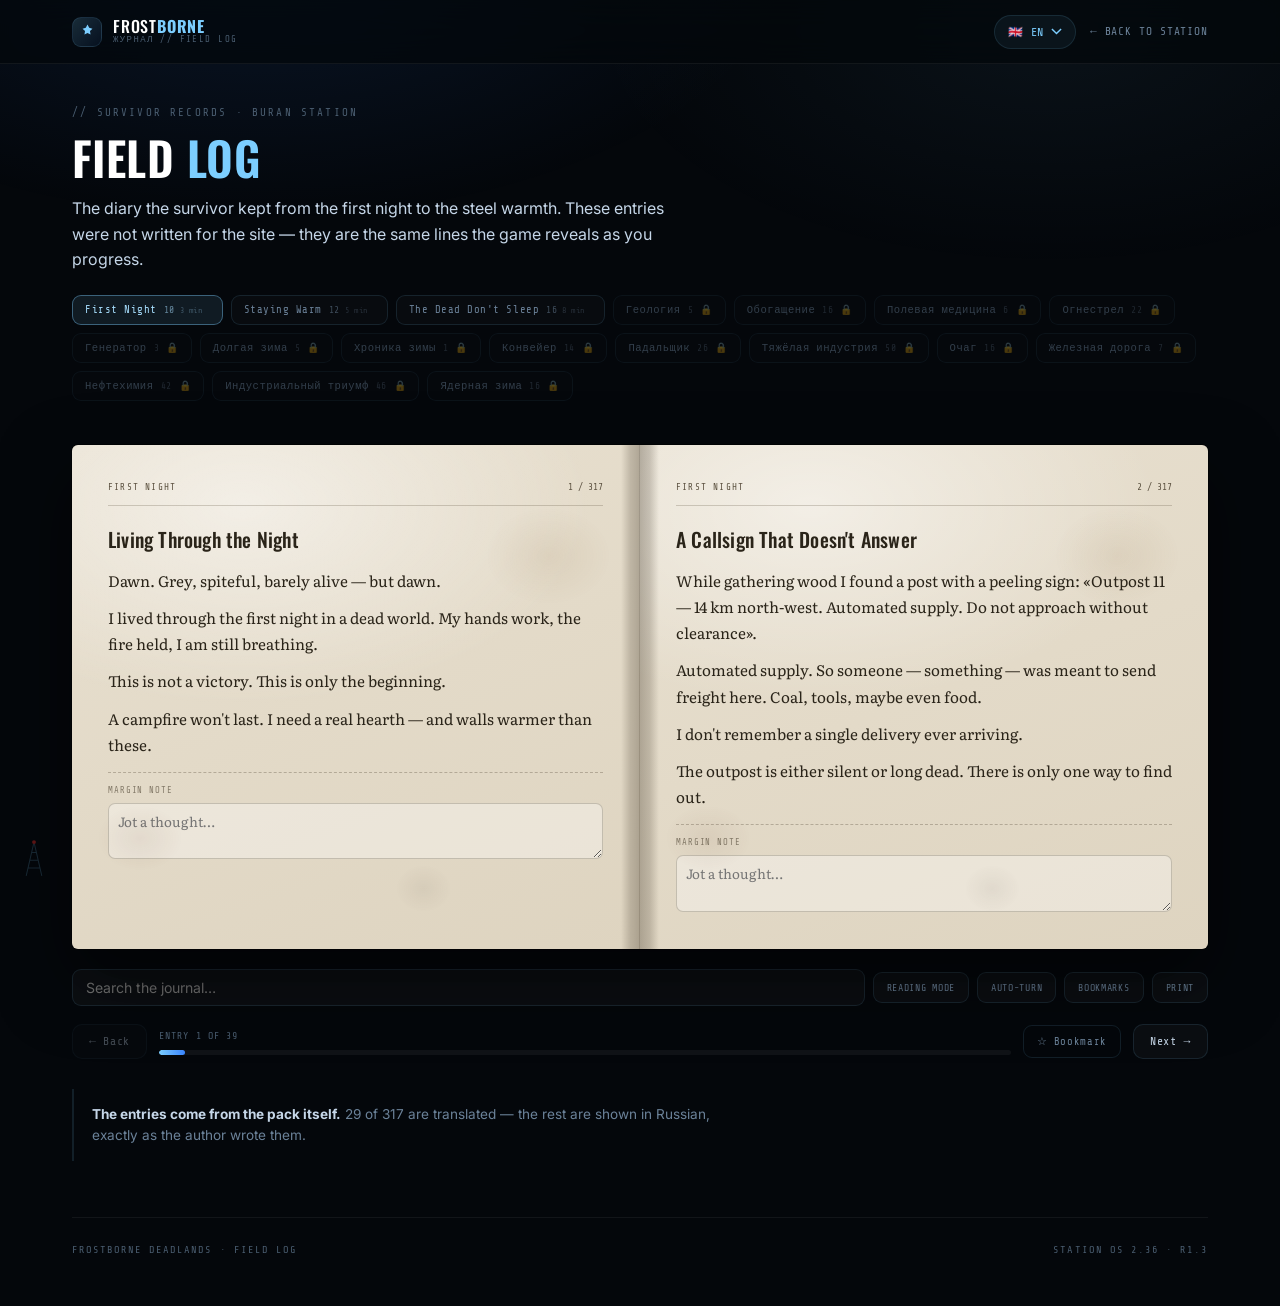
<file: journal.html>
<!DOCTYPE html>
<html lang="ru">
<head>
<meta charset="UTF-8" />
<meta name="viewport" content="width=device-width, initial-scale=1.0" />
<meta name="theme-color" content="#04070b" />
<meta name="description" content="Бортовой журнал Frostborne Deadlands — дневник выжившего со станции Буран: 313 записей от первой ночи до стального тепла." />
<title>Бортовой журнал — Frostborne Deadlands</title>
<link rel="preconnect" href="https://fonts.googleapis.com">
<link rel="preconnect" href="https://fonts.gstatic.com" crossorigin>
<link rel="stylesheet" href="https://fonts.googleapis.com/css2?family=Oswald:wght@400;500;600&family=Inter:wght@400;500;600&family=Share+Tech+Mono&family=Literata:ital,opsz,wght@0,7..72,400;0,7..72,500;1,7..72,400&display=swap&subset=cyrillic,cyrillic-ext,latin,latin-ext">
<link rel="stylesheet" href="extras.css?v=2.36">
<style>
:root{
  --bg:#04070b; --panel:rgba(10,20,33,.72);
  --ice:#7cceff; --ice-bright:#a8e0ff; --steel:#3a86ff;
  --red:#ef4444; --good:#34d399; --warn:#fbbf24;
  --text:#c5d6e8; --muted:#6b8299; --muted-2:#4a5d70;
  --line:rgba(124,206,255,.12); --line-2:rgba(255,255,255,.06);
  --ease:cubic-bezier(.22,1,.36,1);
  /* бумага журнала — единственное тёплое пятно на всей станции */
  --paper:#e8e0d0; --paper-2:#ded4c0; --ink:#2a2419; --ink-soft:#5c5241;
}
*{box-sizing:border-box}
body{margin:0;background:var(--bg);color:var(--text);font-family:Inter,system-ui,sans-serif;
  font-size:16px;line-height:1.6;-webkit-font-smoothing:antialiased;overflow-x:hidden}
body::before{content:"";position:fixed;inset:0;z-index:0;pointer-events:none;
  background:radial-gradient(900px 460px at 20% -6%,rgba(58,134,255,.12),transparent 60%),
             radial-gradient(760px 400px at 82% 3%,rgba(124,206,255,.06),transparent 60%)}
.wrap{max-width:1180px;margin:0 auto;padding:0 22px;position:relative;z-index:1}
a{color:inherit;text-decoration:none}

header{position:fixed;top:0;left:0;right:0;height:64px;z-index:1000;
  background:rgba(4,7,11,.72);backdrop-filter:blur(18px) saturate(1.2);border-bottom:1px solid var(--line-2)}
.nav{height:100%;display:flex;align-items:center;justify-content:space-between;gap:16px}
.brand{display:flex;align-items:center;gap:11px}
.brand-mark{width:30px;height:30px;display:grid;place-items:center;border-radius:9px;
  background:linear-gradient(135deg,rgba(124,206,255,.18),rgba(58,134,255,.07));border:1px solid var(--line)}
.brand-mark svg{width:17px;height:17px;fill:var(--ice)}
.brand-text{font-family:Oswald,sans-serif;font-weight:500;letter-spacing:.05em;color:#fff;line-height:1.05}
.brand-text b{color:var(--ice)}
.brand-text small{display:block;font-family:'Share Tech Mono',monospace;font-size:.56rem;
  letter-spacing:.16em;color:var(--muted-2);font-weight:400}
.nav-right{display:flex;align-items:center;gap:14px}
.back-link{font-family:'Share Tech Mono',monospace;font-size:.7rem;letter-spacing:.08em;
  text-transform:uppercase;color:var(--muted);transition:color .2s}
.back-link:hover{color:#fff}

.hero{padding:104px 0 22px}
.kicker{font-family:'Share Tech Mono',monospace;font-size:.68rem;letter-spacing:.2em;
  text-transform:uppercase;color:var(--muted-2);margin:0 0 12px}
h1{font-family:Oswald,sans-serif;font-weight:600;font-size:clamp(1.9rem,4.6vw,2.9rem);line-height:1.05;
  text-transform:uppercase;letter-spacing:.01em;margin:0 0 14px;color:#fff;text-wrap:balance}
h1 span{color:var(--ice)}
.lead{max-width:62ch;margin:0 0 22px;color:var(--text)}

/* ── оглавление ── */
.toc{display:flex;gap:8px;flex-wrap:wrap;margin-bottom:22px}
.toc-ch{font-family:'Share Tech Mono',monospace;font-size:.66rem;letter-spacing:.05em;
  padding:8px 12px;border-radius:9px;border:1px solid var(--line);background:rgba(255,255,255,.02);
  color:var(--muted);cursor:pointer;transition:.2s;display:inline-flex;align-items:center;gap:7px}
.toc-ch:hover{color:#fff;border-color:rgba(124,206,255,.3)}
.toc-ch.on{background:rgba(124,206,255,.1);border-color:rgba(124,206,255,.4);color:var(--ice-bright)}
.toc-ch .n{opacity:.55;font-size:.6rem}
.toc-ch.locked{opacity:.45}
.toc-ch.locked::after{content:"🔒";font-size:.62rem;opacity:.7}

/* ── книга ── */
.book-wrap{position:relative;perspective:2200px;margin-bottom:20px}
.book{display:grid;grid-template-columns:1fr 1fr;gap:0;border-radius:6px;overflow:hidden;
  box-shadow:0 30px 70px rgba(0,0,0,.55),0 0 0 1px rgba(0,0,0,.5);min-height:440px;
  transform-origin:center;transition:transform .45s var(--ease),opacity .45s var(--ease)}
.book.turning{transform:rotateY(-7deg) scale(.985);opacity:.55}
.page{background:
    radial-gradient(560px 320px at 30% 12%,rgba(255,255,255,.5),transparent 62%),
    linear-gradient(160deg,var(--paper),var(--paper-2));
  color:var(--ink);padding:34px 36px 30px;position:relative;overflow:hidden;
  font-family:Literata,Georgia,serif;font-size:.95rem;line-height:1.72}
.page.left{border-right:1px solid rgba(90,78,58,.22)}
/* корешок и пятна — вся «грязь» рисуется градиентами, без картинок */
.book::after{content:"";position:absolute;left:50%;top:0;bottom:0;width:38px;transform:translateX(-50%);
  background:linear-gradient(90deg,transparent,rgba(60,50,35,.22),rgba(60,50,35,.32),rgba(60,50,35,.22),transparent);
  pointer-events:none;z-index:3}
.page::before{content:"";position:absolute;inset:0;pointer-events:none;opacity:.5;
  background:radial-gradient(90px 70px at 84% 22%,rgba(120,80,30,.16),transparent 70%),
             radial-gradient(60px 46px at 12% 78%,rgba(90,40,20,.13),transparent 72%),
             radial-gradient(40px 34px at 62% 88%,rgba(60,50,35,.12),transparent 70%)}
.page-head{display:flex;align-items:baseline;justify-content:space-between;gap:12px;
  margin-bottom:16px;padding-bottom:9px;border-bottom:1px solid rgba(90,78,58,.25);position:relative;z-index:2}
.page-ch{font-family:'Share Tech Mono',monospace;font-size:.58rem;letter-spacing:.13em;
  text-transform:uppercase;color:var(--ink-soft)}
.page-no{font-family:'Share Tech Mono',monospace;font-size:.6rem;color:var(--ink-soft);
  font-variant-numeric:tabular-nums}
.entry-t{font-family:Oswald,sans-serif;font-weight:500;font-size:1.24rem;letter-spacing:.01em;
  color:var(--ink);margin:0 0 12px;position:relative;z-index:2}
.untr{display:inline-block;margin:0 0 10px;padding:2px 8px;border-radius:999px;
  border:1px dashed rgba(120,90,60,.45);background:rgba(120,90,60,.07);
  font-family:'Share Tech Mono',monospace;font-size:.6rem;letter-spacing:.08em;
  text-transform:uppercase;color:#8a6a4a;opacity:.85}
.entry-b{position:relative;z-index:2}
.entry-b p{margin:0 0 11px}
.entry-b p:last-child{margin-bottom:0}
.page-empty{display:grid;place-items:center;color:var(--ink-soft);opacity:.5;
  font-family:'Share Tech Mono',monospace;font-size:.7rem;letter-spacing:.14em;text-transform:uppercase}

/* ── инструменты чтения (H-03…H-09) ── */
.jtools{display:flex;gap:8px;flex-wrap:wrap;align-items:center;margin-bottom:16px}
.jt{font-family:'Share Tech Mono',monospace;font-size:.62rem;letter-spacing:.07em;
  text-transform:uppercase;color:var(--muted);background:rgba(255,255,255,.03);
  border:1px solid var(--line);border-radius:9px;padding:9px 13px;cursor:pointer;transition:.2s}
.jt:hover{color:#fff;border-color:rgba(124,206,255,.4)}
.jt.on{color:#04070b;background:var(--ice);border-color:var(--ice);font-weight:600}
.jsearch{flex:1;min-width:160px;background:rgba(255,255,255,.03);border:1px solid var(--line);
  border-radius:9px;padding:9px 13px;color:var(--text);font-family:inherit;font-size:.88rem}
.jsearch:focus{outline:none;border-color:rgba(124,206,255,.4)}

.jres{margin-bottom:18px}
.jres-i{display:block;width:100%;text-align:left;background:rgba(10,20,33,.5);
  border:1px solid var(--line);border-radius:10px;padding:11px 13px;margin-bottom:7px;
  cursor:pointer;color:var(--text);font-family:inherit;font-size:.88rem;line-height:1.45}
.jres-i:hover{border-color:rgba(124,206,255,.35);background:rgba(14,26,42,.7)}
.jres-i b{display:block;color:#e8f5ff;margin-bottom:3px;font-size:.8rem}
.jres-i mark{background:rgba(124,206,255,.28);color:#fff;border-radius:2px}
.jres-none{color:var(--muted-2);font-size:.86rem;padding:6px 0}

/* режим чтения (H-03): книга шире, воздуха больше, обвязка тише */
body.zen .toc,body.zen .note,body.zen footer,body.zen .jtools .jt:not(#jZen){opacity:.4}
body.zen .page{font-size:1.06rem;line-height:1.85}
body.zen .entry-b p{margin-bottom:1.1em}

/* находки: понятие, о котором знает Кодекс (H-15, H-16) */
.find{color:inherit;border-bottom:1px dashed rgba(92,82,65,.55);cursor:help;text-decoration:none}
.find:hover{border-bottom-color:var(--ink);background:rgba(124,206,255,.12)}
.finds{margin-top:12px;padding-top:9px;border-top:1px dashed rgba(92,82,65,.3);
  display:flex;gap:6px;flex-wrap:wrap;align-items:center}
.finds-l{font-family:'Share Tech Mono',monospace;font-size:.52rem;letter-spacing:.1em;
  text-transform:uppercase;color:var(--ink-soft);opacity:.75}
.finds a{font-family:'Share Tech Mono',monospace;font-size:.58rem;letter-spacing:.04em;
  color:var(--ink);border:1px solid rgba(92,82,65,.35);border-radius:999px;padding:3px 9px}
.finds a:hover{background:rgba(92,82,65,.12)}

/* заметки на полях (H-06) */
.marg{margin-top:14px;padding-top:10px;border-top:1px dashed rgba(92,82,65,.35)}
.marg-l{font-family:'Share Tech Mono',monospace;font-size:.55rem;letter-spacing:.1em;
  text-transform:uppercase;color:var(--ink-soft);opacity:.7;margin-bottom:5px}
.marg textarea{width:100%;background:rgba(255,255,255,.35);border:1px solid rgba(92,82,65,.28);
  border-radius:7px;padding:7px 9px;color:var(--ink);font-family:inherit;font-size:.84rem;
  line-height:1.5;resize:vertical;min-height:46px}
.marg textarea:focus{outline:none;border-color:rgba(92,82,65,.55)}

/* оглавление: прочитано и время (H-08, H-09) */
.toc-ch .pct{display:block;height:2px;margin-top:5px;border-radius:2px;background:rgba(124,206,255,.15)}
.toc-ch .pct i{display:block;height:100%;border-radius:2px;background:var(--ice);width:0}
.toc-ch .tm{font-family:'Share Tech Mono',monospace;font-size:.52rem;opacity:.55;margin-left:5px}

/* печатная версия (H-34): на бумаге не нужны ни кнопки, ни разворот книги —
   только текст, подряд и читаемо. */
#printOut{display:none}
@media print{
  body{background:#fff;color:#000}
  body::before,body::after{display:none}
  .top,.jtools,.jres,.controls,.toc,.note,footer,.book{display:none !important}
  #printOut{display:block}
  #printOut h2{font-family:Georgia,'Times New Roman',serif;font-size:15pt;margin:18pt 0 6pt;
    page-break-after:avoid}
  #printOut .pch{font-family:Georgia,serif;font-size:11pt;text-transform:uppercase;
    letter-spacing:.08em;color:#555;margin-top:26pt;border-bottom:1px solid #bbb;
    padding-bottom:4pt;page-break-before:always}
  #printOut .pch:first-child{page-break-before:avoid}
  #printOut p{font-family:Georgia,'Times New Roman',serif;font-size:11pt;line-height:1.55;
    margin:0 0 8pt;orphans:3;widows:3}
  #printOut .pnote{font-style:italic;color:#444;border-left:2px solid #ccc;padding-left:8pt}
}

/* ── управление ── */
.controls{display:flex;align-items:center;gap:12px;flex-wrap:wrap;margin-bottom:30px}
.pg{font-family:'Share Tech Mono',monospace;font-size:.72rem;letter-spacing:.06em;
  padding:10px 16px;border-radius:10px;border:1px solid var(--line);background:rgba(255,255,255,.03);
  color:var(--text);cursor:pointer;transition:.2s}
.pg:hover:not(:disabled){border-color:rgba(124,206,255,.4);color:#fff}
.pg:disabled{opacity:.32;cursor:default}
.pg-mid{flex:1;min-width:170px;display:flex;flex-direction:column;gap:6px}
.pg-lbl{font-family:'Share Tech Mono',monospace;font-size:.62rem;letter-spacing:.11em;
  text-transform:uppercase;color:var(--muted-2);font-variant-numeric:tabular-nums}
.pg-track{height:5px;border-radius:999px;background:rgba(255,255,255,.05);overflow:hidden}
.pg-fill{height:100%;background:linear-gradient(90deg,var(--ice),var(--steel));width:0;
  border-radius:999px;transition:width .4s var(--ease)}
.bm{font-family:'Share Tech Mono',monospace;font-size:.66rem;letter-spacing:.06em;
  padding:9px 13px;border-radius:9px;border:1px solid var(--line);background:none;
  color:var(--muted);cursor:pointer;transition:.2s}
.bm:hover{color:#fff;border-color:rgba(124,206,255,.35)}
.bm.on{color:var(--warn);border-color:rgba(251,191,36,.4);background:rgba(251,191,36,.08)}

/* ── вставные листы: не дневник, а найденные документы ── */
.page.doc{background:
    radial-gradient(500px 300px at 60% 18%,rgba(255,255,255,.42),transparent 60%),
    linear-gradient(150deg,#ded6c6,#cfc4ae)}
.page.doc .entry-t{font-family:'Share Tech Mono',monospace;font-size:.98rem;letter-spacing:.06em;
  text-transform:uppercase}
.doc-tag{display:inline-block;font-family:'Share Tech Mono',monospace;font-size:.55rem;
  letter-spacing:.14em;text-transform:uppercase;color:#6b5c3f;border:1px solid rgba(90,78,58,.4);
  border-radius:4px;padding:2px 7px;margin-bottom:11px;position:relative;z-index:2}
.page.doc .entry-b p{font-family:'Share Tech Mono',monospace;font-size:.83rem;line-height:1.62}
.page.doc .entry-b p:nth-child(3){font-size:1.05rem;letter-spacing:.22em;text-align:center;
  margin:16px 0;color:#1d1a12}

/* ── запечатанная страница ── */
.seal{display:flex;flex-direction:column;gap:14px;position:relative;z-index:2}
.seal-hint{margin:0;font-style:italic;color:var(--ink-soft)}
.seal-key{display:flex;gap:14px;flex-wrap:wrap;padding:11px 13px;border:1px dashed rgba(90,78,58,.4);
  border-radius:8px;background:rgba(255,255,255,.28)}
.seal-key span{font-family:'Share Tech Mono',monospace;font-size:.82rem;color:#3a3226;letter-spacing:.08em}
.seal-form{display:flex;gap:9px;flex-wrap:wrap;align-items:center}
.seal-form input{flex:1;min-width:150px;padding:11px 13px;border-radius:8px;
  border:1px solid rgba(90,78,58,.42);background:rgba(255,255,255,.55);color:var(--ink);
  font-family:'Share Tech Mono',monospace;font-size:.9rem;letter-spacing:.1em;text-transform:uppercase}
.seal-form input:focus{outline:none;border-color:rgba(90,78,58,.75);background:rgba(255,255,255,.75)}
.seal-form button{font-family:'Share Tech Mono',monospace;font-size:.74rem;letter-spacing:.08em;
  text-transform:uppercase;padding:11px 17px;border-radius:8px;border:1px solid rgba(90,78,58,.5);
  background:rgba(90,78,58,.14);color:var(--ink);cursor:pointer;transition:.2s}
.seal-form button:hover{background:rgba(90,78,58,.24)}
.seal-msg{margin:0;font-family:'Share Tech Mono',monospace;font-size:.74rem;letter-spacing:.05em}
.seal-msg.bad{color:#8a3a2a}

/* ── замок спойлеров ── */
.gate{display:grid;place-items:center;padding:44px 24px;text-align:center;
  border:1px dashed rgba(251,191,36,.32);border-radius:14px;background:rgba(251,191,36,.04)}
.gate h3{font-family:Oswald,sans-serif;font-weight:500;font-size:1.2rem;color:var(--warn);
  margin:0 0 9px;text-transform:uppercase;letter-spacing:.03em}
.gate p{margin:0 0 18px;max-width:56ch;color:var(--muted);font-size:.9rem}
.gate button{font-family:'Share Tech Mono',monospace;font-size:.7rem;letter-spacing:.08em;
  text-transform:uppercase;padding:11px 20px;border-radius:10px;
  border:1px solid rgba(251,191,36,.42);background:rgba(251,191,36,.1);color:var(--warn);cursor:pointer;transition:.2s}
.gate button:hover{background:rgba(251,191,36,.18)}

.note{margin:26px 0 0;padding:15px 18px;border-left:2px solid var(--line);
  color:var(--muted);font-size:.85rem;line-height:1.55;max-width:74ch}
.note b{color:var(--text)}

footer{margin-top:56px;padding:24px 0 44px;border-top:1px solid var(--line-2);
  font-family:'Share Tech Mono',monospace;font-size:.64rem;letter-spacing:.1em;
  text-transform:uppercase;color:var(--muted-2);display:flex;justify-content:space-between;gap:14px;flex-wrap:wrap}

@media(max-width:820px){
  .book{grid-template-columns:1fr;min-height:0}
  .page.right{display:none}
  .book::after{display:none}
  .page.left{border-right:none}
}
@media(max-width:600px){
  .hero{padding:92px 0 18px}
  .page{padding:26px 22px 24px;font-size:.9rem}
}
@media (prefers-reduced-motion:reduce){
  .book,.book.turning{transition:none;transform:none;opacity:1}
}
</style>
</head>
<body>

<header>
  <div class="wrap nav">
    <a class="brand" href="index.html">
      <div class="brand-mark"><svg viewBox="0 0 24 24"><path d="M12 2l2.4 4.8L19 8l-3.5 3.4.8 4.9L12 14l-4.3 2.3.8-4.9L5 8l4.6-1.2z"/></svg></div>
      <div class="brand-text">FROST<b>BORNE</b><small>ЖУРНАЛ // FIELD LOG</small></div>
    </a>
    <div class="nav-right">
      <span class="lang-switch" id="langMount"></span>
      <a class="back-link" href="index.html">← <span data-i18n="nav.toStation">На станцию</span></a>
    </div>
  </div>
</header>

<main class="wrap">
  <section class="hero">
    <p class="kicker" data-i18n="jr.kicker">// Записи выжившего · станция Буран</p>
    <h1 data-i18n-html="jr.title">Бортовой <span>журнал</span></h1>
    <p class="lead" data-i18n="jr.lead">Дневник, который выживший вёл от первой ночи до стального тепла. Записи не написаны для сайта — это те же строки, что открываются в игре по мере прохождения.</p>

    <div class="toc" id="toc"></div>
  </section>

  <div class="book-wrap">
    <div class="book" id="book"></div>
  </div>

  <div class="jtools">
    <input class="jsearch" id="jSearch" type="search" maxlength="60"
      data-i18n-attr="placeholder:jr.searchPh" placeholder="Искать по журналу…">
    <button class="jt" id="jZen" type="button" data-i18n="jr.zen">Режим чтения</button>
    <button class="jt" id="jAuto" type="button" data-i18n="jr.auto">Автолистание</button>
    <button class="jt" id="jBms" type="button" data-i18n="jr.bms">Закладки</button>
    <button class="jt" id="jPrint" type="button" data-i18n="jr.print">Печать</button>
  </div>
  <div class="jres" id="jRes"></div>
  <div id="printOut" aria-hidden="true"></div>

  <div class="controls">
    <button class="pg" id="prev" type="button" data-i18n="jr.prev">← Назад</button>
    <div class="pg-mid">
      <div class="pg-lbl" id="pgLbl">—</div>
      <div class="pg-track"><div class="pg-fill" id="pgFill"></div></div>
    </div>
    <button class="bm" id="bookmark" type="button" data-i18n="jr.bookmark">☆ Закладка</button>
    <button class="pg" id="next" type="button" data-i18n="jr.next">Дальше →</button>
  </div>

  <p class="note" data-i18n-html="jr.note"><b>Записи взяты из самой сборки.</b> Это описания квестов, помеченные в книге как «Из записей выжившего» — авторский текст, перенесённый без правок. Поэтому журнал существует только на русском: английской версии этих строк в сборке нет.</p>

  <footer>
    <span>Frostborne Deadlands · <span data-i18n="jr.footer">Бортовой журнал</span></span>
    <span>STATION OS <span data-ver="site">2.16</span> · <span data-ver="pack">R1.3</span></span>
  </footer>
</main>

<script src="version.js?v=2.36"></script>
<script src="sfx.js?v=2.36"></script>
<script src="i18n.js?v=2.36"></script>
<script src="i18n-jr.js?v=2.36"></script>
<script src="i18n-cdx.js?v=2.36"></script>
<script src="frostextras.js?v=2.36"></script>
<script src="frostsearch.js?v=2.36"></script>
<script src="journal-data.js?v=2.36"></script>
<script src="journal-arg.js?v=2.36"></script>
<script>
(function boot(){
  'use strict';
  var $=function(s,p){ return (p||document).querySelector(s); };
  var $$=function(s,p){ return Array.prototype.slice.call((p||document).querySelectorAll(s)); };
  var esc=function(s){ return String(s).replace(/&/g,'&amp;').replace(/</g,'&lt;')
    .replace(/>/g,'&gt;').replace(/"/g,'&quot;').replace(/'/g,'&#39;'); };

  var J=window.FROST_JOURNAL;
  if(!J){ $('#book').innerHTML='<div class="page left page-empty">Журнал не загрузился</div>'; return; }

  /* ⚠ До 2.36 прогресс читателя хранился по НОМЕРУ страницы. В R1.3 в книгу
     вошли пять новых глав, номера сдвинулись, и закладка указала бы на чужую
     запись. Теперь всё привязано к ключу записи (идентификатор квеста), а
     данные старого формата один раз переезжают по карте journal-legacy.js.
     Карту грузим только тем, у кого такие данные есть, и до любой отрисовки. */
  var OLDK=['fb_journal_read','fb_journal_pos','fb_journal_bms','fb_journal_notes','fb_journal_bm'];
  var hasLegacy=false;
  try{ hasLegacy = OLDK.some(function(k){ return localStorage.getItem(k)!==null; }); }catch(e){}
  if(hasLegacy && !window.FROST_JOURNAL_LEGACY && !boot._tried){
    boot._tried=true;
    var ls=document.createElement('script');
    ls.src='journal-legacy.js?v='+((window.FROST_VERSION && FROST_VERSION.site) || '1');
    // не загрузилась — читаем без переезда; старые данные останутся до следующего захода
    ls.onload=ls.onerror=function(){ boot(); };
    document.head.appendChild(ls);
    return;
  }

  /* Плоский список записей: журнал читается подряд, а главы — только навигация. */
  var ARG = window.FROST_ARG || { inserts:[], sealed:null };
  var AKEY='fb_journal_arg';
  var solved = localStorage.getItem(AKEY)==='1';

  var FLAT=[];
  J.chapters.forEach(function(ch,ci){
    ch.entries.forEach(function(e){ FLAT.push({ ci:ci, ch:ch.title, chRu:ch.title, order:ch.order,
                                               k: e.id ? 'q:'+e.id : 'e:'+ch.title+'|'+e.title,
                                               title:e.title, titleRu:e.title, text:e.text, textRu:e.text }); });
    /* вставные листы идут сразу за своей главой. ⚠ Глава задаётся названием:
       номер главы сдвигается, когда в книгу вставляют новые (так было в R1.3). */
    ARG.inserts.filter(function(x){ return x.after===ch.title || x.after===ci; }).forEach(function(x){
      FLAT.push({ ci:ci, ch:ch.title, chRu:ch.title, order:ch.order, k:'a:'+x.id,
                  title:x.title, titleRu:x.title, text:x.text, textRu:x.text, doc:x.kind });
    });
  });
  if(ARG.sealed) FLAT.push({ ci:J.chapters.length-1, ch:J.chapters[J.chapters.length-1].title,
                             chRu:J.chapters[J.chapters.length-1].title, k:'a:sealed',
                             title:ARG.sealed.title, titleRu:ARG.sealed.title,
                             text:ARG.sealed.text, textRu:ARG.sealed.text, sealed:true });
  var IDX={};
  FLAT.forEach(function(f,i){ IDX[f.k]=i; });

  /* ===== Перевод записей (B-14) =====
     Файл journal-<lang>.js вешает на window объект вида
       { lang:'en', ch:{ '<русская глава>':'...' }, e:{ '<глава>|<запись>':{t:'...',x:[...]} } }
     Ключ составной: два заголовка записей в журнале повторяются («Периметр»,
     «Последний рассвет»), одного title не хватает. */
  var LANGP = {};          // код языка -> пакет перевода (или null, если файла нет)
  var CHT = {};            // подписи глав для оглавления
  var trStats = { have:0, total:0 };

  function applyJournalLang(pack){
    CHT = {}; trStats = { have:0, total:0 };
    /* ⚠ Ключ «глава|заголовок» НЕ уникален: в главе «Индустриальный триумф»
       два «Последних рассвета» с разным текстом. Поэтому сначала ищем точный
       ключ с номером записи внутри главы («…|Заголовок#2»), и только потом
       обычный — иначе один перевод лёг бы на обе записи. */
    var seenInCh = {};
    FLAT.forEach(function(f){
      var base = f.chRu + '|' + f.titleRu;
      seenInCh[base] = (seenInCh[base] || 0) + 1;
      var t = null;
      if(pack && pack.e){
        t = pack.e[base + '#' + seenInCh[base]] || null;
        if(!t && seenInCh[base] === 1) t = pack.e[base] || null;
      }
      f.ch    = (pack && pack.ch && pack.ch[f.chRu]) || f.chRu;
      f.title = t ? t.t : f.titleRu;
      f.text  = t ? t.x : f.textRu;
      f.untr  = !!(pack && !t);            // перевод есть, но эта запись в него не попала
      CHT[f.chRu] = f.ch;
      trStats.total++; if(t) trStats.have++;
    });
  }

  function loadJournalLang(lang, done){
    if(lang === 'ru'){ applyJournalLang(null); done(); return; }
    if(Object.prototype.hasOwnProperty.call(LANGP, lang)){
      applyJournalLang(LANGP[lang]); done(); return;
    }
    var sc = document.createElement('script');
    sc.src = 'journal-' + lang + '.js?v=' + ((window.FROST_VERSION && FROST_VERSION.site) || '1');
    sc.async = true;
    sc.onload = function(){
      var pack = window.FROST_JOURNAL_LANG;
      LANGP[lang] = (pack && pack.lang === lang) ? pack : null;
      applyJournalLang(LANGP[lang]); done();
    };
    // файла для языка ещё нет — это нормально, остаёмся на русском
    sc.onerror = function(){ LANGP[lang] = null; applyJournalLang(null); done(); };
    document.head.appendChild(sc);
  }

  /* H-15, H-16: словарь понятий Кодекса. Грузим сам файл справочника, а не
     копию списка: копия разошлась бы с оригиналом после первой же правки.

     ⚠ Загрузка необязательная. Не получилось — журнал читается ровно как
     раньше, просто без ссылок на справочник. */
  var CDX = [];
  function loadCodexTerms(done){
    if (window.FROST_CODEX) { buildTerms(); done && done(); return; }
    var sc = document.createElement('script');
    sc.src = 'codex-data.js?v=' + ((window.FROST_VERSION && FROST_VERSION.site) || '1');
    sc.async = true;
    sc.onload = function(){ buildTerms(); done && done(); };
    sc.onerror = function(){ done && done(); };
    document.head.appendChild(sc);
  }

  function buildTerms(){
    var C = window.FROST_CODEX; if(!C) return;
    var seen = {};
    function add(word, id){
      var w = String(word||'').trim();
      /* Короткие слова не берём: «лом» и «сера» ловятся внутри чужих слов,
         а подсветить пол-абзаца хуже, чем не подсветить ничего. */
      if(w.length < 5) return;
      var key = w.toLowerCase();
      if(seen[key]) return;
      seen[key] = 1;
      CDX.push({ w: w, q: w, id: id });
    }
    (C.nodes||[]).forEach(function(n){ add(n.name, n.id); });
    (C.items||[]).forEach(function(i){ add(i.name, i.node || i.id); });
    // длинные — первыми, иначе «дизельный генератор» разорвётся на «генератор»
    CDX.sort(function(a,b){ return b.w.length - a.w.length; });
  }

  /* Подсветка идёт по УЖЕ экранированному тексту: сначала esc(), потом
     вставка ссылок — иначе разметка из записи попала бы в страницу. */
  function linkTerms(escaped){
    if(!CDX.length) return escaped;
    var hits = [];
    var out = escaped;
    for(var k=0; k<CDX.length && hits.length<6; k++){
      var t = CDX[k];
      var re = new RegExp('(^|[^0-9A-Za-zА-Яа-яЁё>])(' +
        t.w.replace(/[.*+?^${}()|[\]\\]/g,'\\$&') + ')(?![^<]*>)', 'i');
      if(!re.test(out)) continue;
      out = out.replace(re, function(m, pre, word){
        return pre + '<a class="find" href="codex.html?find=' +
          encodeURIComponent(t.q) + '" title="' + esc(I18N.t('jr.findTip')) + '">' + word + '</a>';
      });
      hits.push(t);
    }
    linkTerms._last = hits;
    return out;
  }

  function findsHtml(){
    var hits = linkTerms._last || [];
    if(!hits.length) return '';
    return '<div class="finds"><span class="finds-l">' + esc(I18N.t('jr.finds')) + '</span>' +
      hits.map(function(t){
        return '<a href="codex.html?find=' + encodeURIComponent(t.q) + '">' + esc(t.w) + '</a>';
      }).join('') + '</div>';
  }

  /* Спойлеры: первые три главы открыты, дальше — по согласию читателя.
     Журнал пересказывает всю кампанию, и открывать её целиком без спроса нечестно. */
  var OPEN_CH=3, SKEY='fb_journal_unlocked';
  var unlocked = localStorage.getItem(SKEY)==='1';

  /* H-08: что уже прочитано — список ключей записей. До 2.36 это была
     битовая строка по номерам страниц, и она «переживала» пересборку, только
     пока главы добавлялись в конец. Новые главы в середине книги её ломали. */
  var RKEY='fb_jr_read', BMS='fb_jr_bms', NKEY='fb_jr_notes', PKEY='fb_jr_pos',
      ZKEY='fb_journal_zen', AKEY_SP='fb_journal_speed';
  function jget(k, def){
    try{ var v=JSON.parse(localStorage.getItem(k)); return v==null ? def : v; }catch(e){ return def; }
  }
  function jset(k, v){ try{ localStorage.setItem(k, JSON.stringify(v)); }catch(e){} }

  var readSet={};
  (function(a){ if(Array.isArray(a)) a.forEach(function(k){ readSet[k]=1; }); })(jget(RKEY, []));
  function saveRead(){ jset(RKEY, Object.keys(readSet)); }
  function isRead(i){ return !!(FLAT[i] && readSet[FLAT[i].k]); }
  function markRead(i){
    if(i<0 || i>=FLAT.length || isRead(i)) return;
    readSet[FLAT[i].k]=1;
    saveRead();
  }
  function chapterPct(ci){
    var total=0, done=0;
    for(var i=0;i<FLAT.length;i++){
      if(FLAT[i].ci!==ci) continue;
      total++; if(isRead(i)) done++;
    }
    return total ? Math.round(done/total*100) : 0;
  }

  /* H-09: время чтения главы. 180 слов в минуту — спокойный темп чтения
     с листа, а не беглый просмотр. */
  function chapterMinutes(ci){
    var words=0;
    for(var i=0;i<FLAT.length;i++){
      if(FLAT[i].ci!==ci) continue;
      (FLAT[i].text||[]).forEach(function(p){ words += String(p).split(/\s+/).length; });
    }
    return Math.max(1, Math.round(words/180));
  }

  /* H-05: закладки — ключи записей, по порядку книги. */
  var bms = jget(BMS, []);
  if(!Array.isArray(bms)) bms=[];
  function sortBms(){
    bms.sort(function(a,b){
      return (IDX[a]===undefined ? 1e9 : IDX[a]) - (IDX[b]===undefined ? 1e9 : IDX[b]);
    });
  }
  function saveBms(){ jset(BMS, bms.slice(0,20)); }

  /* H-06: заметки читателя. Ключ — ключ записи, значение — текст. */
  var notes = jget(NKEY, {});
  if(!notes || typeof notes!=='object' || Array.isArray(notes)) notes={};
  function saveNotes(){ jset(NKEY, notes); }

  /* Переезд со старого формата (номера страниц до 2.36). Сливаем, а не
     заменяем: если карта однажды не загрузилась, человек мог успеть почитать
     уже в новом формате — его новое не затирается. Старые ключи удаляются
     только после удачного переезда. */
  (function migrateLegacy(){
    var L=window.FROST_JOURNAL_LEGACY;
    if(!hasLegacy || !Array.isArray(L)) return;
    function at(i){ i=parseInt(i,10); return (i>=0 && i<L.length) ? L[i] : null; }
    var bits=String(localStorage.getItem('fb_journal_read')||'');
    for(var i=0;i<bits.length;i++){ if(bits.charAt(i)==='1' && at(i)) readSet[at(i)]=1; }
    var ob=[];
    try{ ob=JSON.parse(localStorage.getItem('fb_journal_bms')||'[]'); }catch(e){}
    if(!Array.isArray(ob)) ob=[];
    var one=localStorage.getItem('fb_journal_bm'); if(one!==null) ob.push(one);
    ob.forEach(function(i){ var k=at(i); if(k && bms.indexOf(k)<0) bms.push(k); });
    var on={};
    try{ on=JSON.parse(localStorage.getItem('fb_journal_notes')||'{}')||{}; }catch(e){}
    Object.keys(on).forEach(function(i){ var k=at(i); if(k && on[i] && !notes[k]) notes[k]=on[i]; });
    var op=localStorage.getItem('fb_journal_pos');
    if(op!==null && localStorage.getItem(PKEY)===null && at(op)) jset(PKEY, at(op));
    sortBms(); saveRead(); saveBms(); saveNotes();
    try{ OLDK.forEach(function(k){ localStorage.removeItem(k); }); }catch(e){}
  })();

  var pos = IDX[jget(PKEY, '')];
  if(pos===undefined) pos=0;

  function allowed(i){ return unlocked || FLAT[i].ci < OPEN_CH; }
  function limit(){
    if(unlocked) return FLAT.length;
    for(var i=0;i<FLAT.length;i++){ if(FLAT[i].ci>=OPEN_CH) return i; }
    return FLAT.length;
  }

  function pageHtml(i, side){
    if(i>=FLAT.length || !allowed(i))
      return '<div class="page '+side+' page-empty">'+esc(I18N.t('jr.end'))+'</div>';
    var e=FLAT[i];
    if(e.sealed && !solved) return sealHtml(side);
    if(e.doc) return docHtml(e, i, side);
    return '<div class="page '+side+'">'+
      '<div class="page-head"><span class="page-ch">'+esc(e.ch)+'</span>'+
      '<span class="page-no">'+(i+1)+' / '+FLAT.length+'</span></div>'+
      '<h2 class="entry-t">'+esc(e.title)+'</h2>'+
      (e.untr?'<span class="untr">'+esc(I18N.t('jr.untr'))+'</span>':'')+
      '<div class="entry-b">'+e.text.map(function(p){ return '<p>'+linkTerms(esc(p))+'</p>'; }).join('')+'</div>'+
      findsHtml()+
      margHtml(i)+
      '</div>';
  }

  /* H-06: поле для заметки появляется только там, где страница открыта —
     на замке и на запечатанной странице ему делать нечего. */
  function margHtml(i){
    return '<div class="marg">'+
      '<div class="marg-l">'+esc(I18N.t('jr.margin'))+'</div>'+
      '<textarea data-note="'+esc(FLAT[i].k)+'" rows="2" placeholder="'+esc(I18N.t('jr.marginPh'))+'">'+
        esc(notes[FLAT[i].k]||'')+'</textarea></div>';
  }

  function docHtml(e, i, side){
    return '<div class="page doc '+side+'">'+
      '<div class="page-head"><span class="page-ch">'+esc(I18N.t('jr.docTag'))+'</span>'+
      '<span class="page-no">'+(i+1)+' / '+FLAT.length+'</span></div>'+
      '<span class="doc-tag">'+esc(e.doc)+'</span>'+
      '<h2 class="entry-t">'+esc(e.title)+'</h2>'+
      '<div class="entry-b">'+e.text.map(function(p){ return '<p>'+esc(p)+'</p>'; }).join('')+'</div>'+
      '</div>';
  }

  function sealHtml(side){
    var S=ARG.sealed;
    return '<div class="page doc '+side+'">'+
      '<div class="page-head"><span class="page-ch">'+esc(I18N.t('jr.sealTag'))+'</span></div>'+
      '<h2 class="entry-t">'+esc(S.hintTitle)+'</h2>'+
      '<div class="seal">'+
        '<p class="seal-hint">'+esc(S.hint)+'</p>'+
        '<div class="seal-key">'+S.morseKey.map(function(k){
          return '<span>'+esc(k[0])+' = '+esc(k[1])+'</span>'; }).join('')+'</div>'+
        '<div class="seal-form">'+
          '<input id="sealIn" type="text" maxlength="16" autocomplete="off" '+
            'placeholder="'+esc(I18N.t('jr.sealPh'))+'" aria-label="'+esc(I18N.t('jr.sealPh'))+'">'+
          '<button type="button" id="sealBtn">'+esc(I18N.t('jr.sealBtn'))+'</button>'+
        '</div>'+
        '<p class="seal-msg" id="sealMsg"></p>'+
      '</div></div>';
  }

  var sealTries = 0;
  function bindSeal(){
    var inp=$('#sealIn'), btn=$('#sealBtn'); if(!inp||!btn) return;
    function tryCode(){
      var v=String(inp.value||'').toUpperCase().replace(/[^0-9A-Z]/g,'');
      if(v===ARG.sealed.answer){
        solved=true; localStorage.setItem(AKEY,'1');
        if(window.FrostSFX) FrostSFX.play('secret');
        if(window.FrostExtras) FrostExtras.toast(I18N.t('jr.sealOkT'), I18N.t('jr.sealOkB'));
        render();
      } else {
        /* H-23: подсказка приходит не сразу. Загадка, которая сдаётся с первой
           попытки, не загадка; но и оставлять человека в тупике насовсем нельзя. */
        sealTries++;
        var m=$('#sealMsg');
        m.textContent = (sealTries>=4)
          ? I18N.t('jr.sealHelp')
          : I18N.t('jr.sealBad');
        m.className='seal-msg bad';
        if(window.FrostSFX) FrostSFX.play('error');
      }
    }
    btn.addEventListener('click',tryCode);
    inp.addEventListener('keydown',function(e){ if(e.key==='Enter') tryCode(); });
  }

  function renderToc(){
    $('#toc').innerHTML=J.chapters.map(function(ch,ci){
      var lock = (!unlocked && ci>=OPEN_CH);
      var active = FLAT[pos] && FLAT[pos].ci===ci;
      var pct = lock ? 0 : chapterPct(ci);
      return '<button class="toc-ch'+(active?' on':'')+(lock?' locked':'')+'" type="button" data-ch="'+ci+'">'+
        esc(CHT[ch.title] || ch.title)+
        '<span class="n">'+ch.entries.length+
          (lock?'':'<span class="tm">'+chapterMinutes(ci)+I18N.t('jr.min')+'</span>')+'</span>'+
        (lock?'':'<span class="pct"><i style="width:'+pct+'%"></i></span>')+
        '</button>';
    }).join('');
  }

  function render(){
    // Позицию НЕ зажимаем: если она указывает в запертую главу, показываем замок.
    if(!unlocked && FLAT[pos] && FLAT[pos].ci>=OPEN_CH){
      $('#book').innerHTML='<div class="page left" style="grid-column:1/-1">'+
        '<div class="gate"><h3>'+esc(I18N.t('jr.gateT'))+'</h3>'+
        '<p>'+esc(I18N.t('jr.gateB'))+'</p>'+
        '<button type="button" id="gateBtn">'+esc(I18N.t('jr.gateBtn'))+'</button></div></div>';
      $('#gateBtn').addEventListener('click',function(){
        unlocked=true; localStorage.setItem(SKEY,'1');
        if(window.FrostSFX) FrostSFX.play('unlock');
        renderToc(); render();
      });
    } else {
      $('#book').innerHTML = pageHtml(pos,'left') + pageHtml(pos+1,'right');
      bindSeal();
    }
    var lim2 = unlocked ? FLAT.length : limit();
    var shown = Math.min(pos+1, lim2);
    $('#pgLbl').textContent = I18N.t('jr.page').replace('{n}', shown).replace('{m}', lim2);
    $('#pgFill').style.width = Math.round(shown/lim2*100)+'%';
    $('#prev').disabled = pos<=0;
    $('#next').disabled = pos>=FLAT.length-1;
    $('#bookmark').classList.toggle('on', !!FLAT[pos] && bms.indexOf(FLAT[pos].k)>=0);
    if(FLAT[pos]) jset(PKEY, FLAT[pos].k);
    /* Разворот прочитан — это две страницы, а не одна. */
    if(allowed(pos)) markRead(pos);
    if(pos+1<FLAT.length && allowed(pos+1)) markRead(pos+1);
    bindNotes();
    renderToc();
  }

  var turning=false;
  function go(delta){
    var np=pos+delta;
    if(np<0 || np>=FLAT.length) return;
    if(!allowed(np) && !unlocked){ pos=np; render(); return; }
    var bk=$('#book');
    bk.classList.add('turning'); turning=true;
    if(window.FrostSFX) FrostSFX.play('tab');
    setTimeout(function(){
      pos=np; render();
      bk.classList.remove('turning'); turning=false;
    }, 180);
  }
  $('#prev').addEventListener('click',function(){ go(-2); });
  $('#next').addEventListener('click',function(){ go(2); });
  document.addEventListener('keydown',function(e){
    if(e.target.tagName==='INPUT'||e.target.tagName==='TEXTAREA') return;
    if(e.key==='ArrowLeft') go(-2);
    if(e.key==='ArrowRight') go(2);
  });
  $('#toc').addEventListener('click',function(e){
    var b=e.target.closest('[data-ch]'); if(!b) return;
    var ci=parseInt(b.dataset.ch,10);
    for(var i=0;i<FLAT.length;i++){ if(FLAT[i].ci===ci){ pos=i; break; } }
    render();
    if(window.FrostSFX) FrostSFX.play('click');
  });
  $('#bookmark').addEventListener('click',function(){
    if(!FLAT[pos]) return;
    var k=bms.indexOf(FLAT[pos].k);
    if(k>=0) bms.splice(k,1); else bms.push(FLAT[pos].k);
    sortBms();
    saveBms();
    render();
    if(window.FrostSFX) FrostSFX.play('click');
  });

  /* H-06: заметка сохраняется по ходу письма, без кнопки «сохранить» —
     иначе её забудут нажать и текст пропадёт при перелистывании. */
  function bindNotes(){
    Array.prototype.forEach.call(document.querySelectorAll('[data-note]'), function(ta){
      ta.addEventListener('input', function(){
        var i=ta.dataset.note, v=ta.value.trim();
        if(v) notes[i]=v.slice(0,600); else delete notes[i];
        clearTimeout(bindNotes._t);
        bindNotes._t=setTimeout(saveNotes, 400);
      });
    });
  }

  /* H-07: поиск по журналу. Ищем по заголовку и тексту, показываем куски
     с подсветкой. Запертые главы в выдачу не попадают — иначе поиск стал бы
     дырой в замке спойлеров. */
  function jsearch(q){
    var box=$('#jRes'); if(!box) return;
    q=String(q||'').trim().toLowerCase();
    if(q.length<2){ box.innerHTML=''; return; }
    var out=[], lim2 = unlocked ? FLAT.length : limit();
    for(var i=0;i<lim2 && out.length<25;i++){
      var e=FLAT[i];
      if(e.sealed) continue;
      var hay=(e.title+' '+(e.text||[]).join(' ')).toLowerCase();
      var at=hay.indexOf(q);
      if(at<0) continue;
      var raw=e.title+' — '+(e.text||[]).join(' ');
      var from=Math.max(0, at-45);
      var frag=raw.substring(from, from+150);
      out.push({i:i, title:e.title, ch:e.ch, frag:(from>0?'…':'')+frag+'…'});
    }
    if(!out.length){
      box.innerHTML='<div class="jres-none">'+esc(I18N.t('jr.searchNone'))+'</div>';
      return;
    }
    box.innerHTML=out.map(function(r){
      var f=esc(r.frag);
      var re=new RegExp('('+q.replace(/[.*+?^${}()|[\]\\]/g,'\\$&')+')','ig');
      return '<button class="jres-i" type="button" data-goto="'+r.i+'">'+
        '<b>'+esc(r.ch)+' · '+esc(r.title)+'</b>'+f.replace(re,'<mark>$1</mark>')+'</button>';
    }).join('');
  }

  var searchInput=$('#jSearch');
  if(searchInput) searchInput.addEventListener('input',function(){
    clearTimeout(searchInput._t);
    searchInput._t=setTimeout(function(){ jsearch(searchInput.value); }, 250);
  });
  $('#jRes').addEventListener('click',function(e){
    var b=e.target.closest('[data-goto]'); if(!b) return;
    pos=parseInt(b.dataset.goto,10);
    if(pos%2) pos--;                        // страницы листаются разворотами
    $('#jRes').innerHTML=''; if(searchInput) searchInput.value='';
    render();
    document.querySelector('.book').scrollIntoView({block:'start'});
  });

  /* H-03: режим чтения. Не отдельная страница, а состояние этой же —
     переключается мгновенно и запоминается. */
  var zen = localStorage.getItem(ZKEY)==='1';
  function paintZen(){
    document.body.classList.toggle('zen', zen);
    $('#jZen').classList.toggle('on', zen);
  }
  $('#jZen').addEventListener('click',function(){
    zen=!zen; try{ localStorage.setItem(ZKEY, zen?'1':'0'); }catch(e){}
    paintZen();
    if(window.FrostSFX) FrostSFX.play('tab');
  });
  paintZen();

  /* H-04: автолистание. Скорость считается по объёму разворота, а не берётся
     наугад: длинная запись должна висеть дольше короткой.
     ⚠ Останавливается при любом действии человека — иначе страница уезжает
     из-под рук, пока он что-то печатает. */
  var autoTimer=null;
  function autoDelay(){
    var w=0;
    [pos,pos+1].forEach(function(i){
      if(i<FLAT.length && FLAT[i] && FLAT[i].text)
        FLAT[i].text.forEach(function(p){ w += String(p).split(/\s+/).length; });
    });
    return Math.max(6000, Math.round(w/180*60000));
  }
  function autoStop(){
    if(!autoTimer) return;
    clearTimeout(autoTimer); autoTimer=null;
    $('#jAuto').classList.remove('on');
  }
  function autoStep(){
    if(pos>=FLAT.length-2){ autoStop(); return; }
    go(2);
    autoTimer=setTimeout(autoStep, autoDelay());
  }
  $('#jAuto').addEventListener('click',function(){
    if(autoTimer){ autoStop(); return; }
    $('#jAuto').classList.add('on');
    autoTimer=setTimeout(autoStep, autoDelay());
    if(window.FrostSFX) FrostSFX.play('tab');
  });
  ['#prev','#next','#toc','#bookmark'].forEach(function(sel){
    var el=$(sel); if(el) el.addEventListener('click', autoStop);
  });
  document.addEventListener('keydown', function(e){
    if(e.key==='ArrowLeft'||e.key==='ArrowRight'||e.key==='Escape') autoStop();
  });

  /* H-34: печать. Собираем текст только в момент нажатия — держать вторую
     копию всех трёхсот с лишним страниц в разметке ради кнопки, которой пользуются раз в
     жизни, незачем.

     ⚠ Печатается ровно то, что человеку открыто: запертые главы в бумагу
     не уходят, иначе печать стала бы обходом замка спойлеров. */
  $('#jPrint').addEventListener('click',function(){
    var lim2 = unlocked ? FLAT.length : limit();
    var out=[], lastCh=null;
    for(var i=0;i<lim2;i++){
      var e=FLAT[i];
      if(e.sealed) continue;
      if(e.ch!==lastCh){ lastCh=e.ch; out.push('<div class="pch">'+esc(e.ch)+'</div>'); }
      out.push('<h2>'+esc(e.title)+'</h2>');
      (e.text||[]).forEach(function(p){ out.push('<p>'+esc(p)+'</p>'); });
      if(notes[e.k]) out.push('<p class="pnote">'+esc(notes[e.k])+'</p>');
    }
    $('#printOut').innerHTML=out.join('');
    autoStop();
    setTimeout(function(){ window.print(); }, 60);
  });

  /* H-05: список закладок. Показываем как выдачу поиска — тем же местом,
     чтобы не плодить панели. */
  $('#jBms').addEventListener('click',function(){
    var box=$('#jRes');
    if(box.dataset.mode==='bms'){ box.innerHTML=''; box.dataset.mode=''; return; }
    box.dataset.mode='bms';
    if(!bms.length){
      box.innerHTML='<div class="jres-none">'+esc(I18N.t('jr.bmsNone'))+'</div>';
      return;
    }
    box.innerHTML=bms.map(function(k){
      var i=IDX[k]; if(i===undefined) return '';     // записи больше нет в сборке
      var e=FLAT[i]; if(!e) return '';
      return '<button class="jres-i" type="button" data-goto="'+i+'">'+
        '<b>'+esc(e.ch)+' · '+esc(e.title)+'</b>'+
        esc(I18N.t('jr.page').replace('{n}', i+1).replace('{m}', FLAT.length))+'</button>';
    }).join('');
    if(window.FrostSFX) FrostSFX.play('click');
  });

  if(window.I18N) I18N.buildSwitcher('#langMount');
  document.addEventListener('i18n:changed',function(){
    loadJournalLang(I18N.current(), function(){ paintNote(); render(); });
  });

  /* Заметка над книгой зависит от того, есть ли перевод для языка */
  function paintNote(){
    var el = document.querySelector('[data-i18n-html="jr.note"], #jrNote');
    if(!el) return;
    var lang = window.I18N ? I18N.current() : 'ru';
    if(lang === 'ru' || !trStats.total){ el.innerHTML = I18N.t('jr.note'); return; }
    if(trStats.have === 0){ el.innerHTML = I18N.t('jr.note'); return; }
    el.innerHTML = (trStats.have < trStats.total)
      ? I18N.t('jr.notePart').replace('{n}', trStats.have).replace('{m}', trStats.total)
      : I18N.t('jr.noteFull');
  }

  loadCodexTerms(function(){ if(CDX.length) render(); });
  loadJournalLang(window.I18N ? I18N.current() : 'ru', function(){ paintNote(); render(); });
  render();
})();
</script>
</body>
</html>
</file>
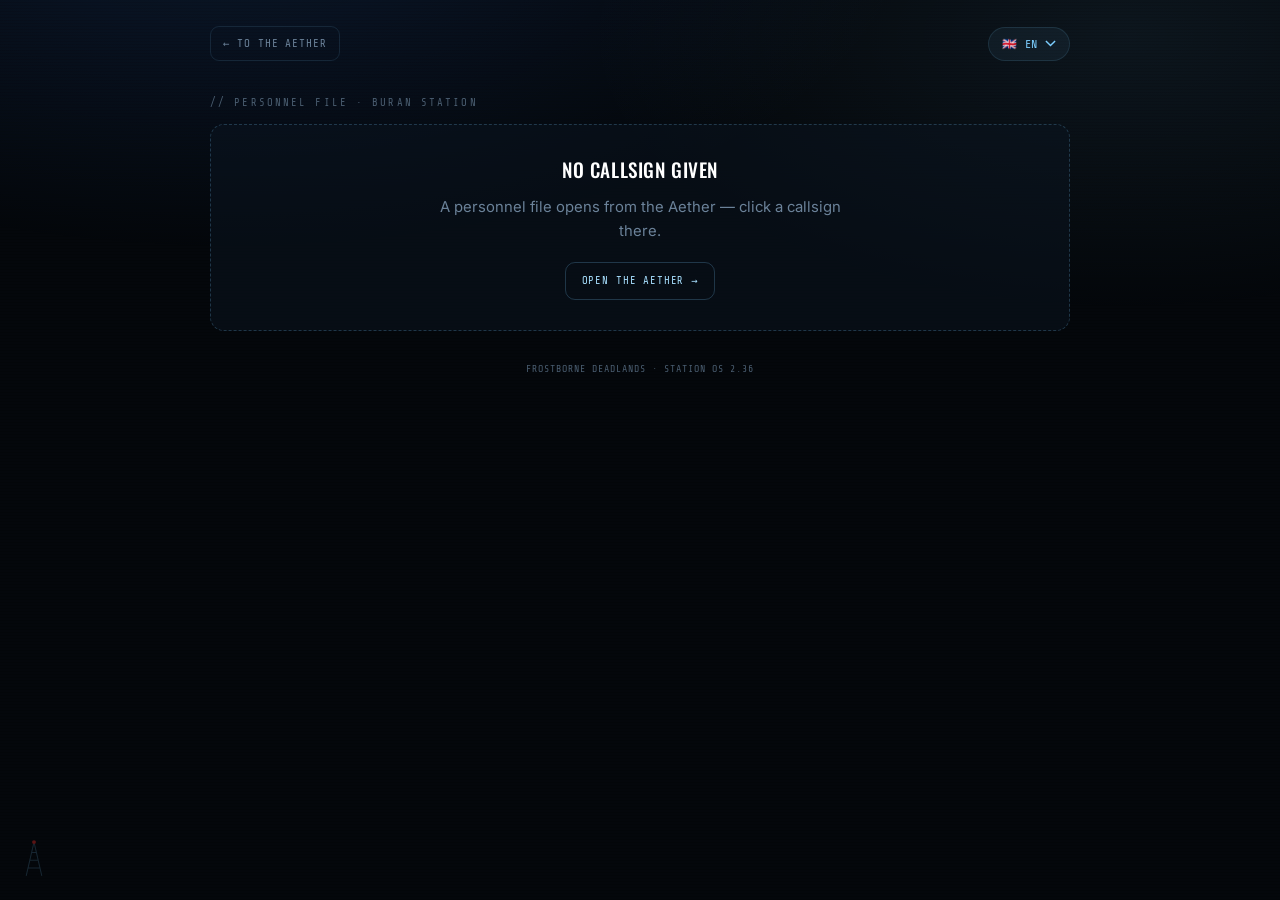
<file: profile.html>
<!DOCTYPE html>
<html lang="ru">
<head>
<meta charset="utf-8">
<meta name="viewport" content="width=device-width,initial-scale=1">
<title>Личное дело — Frostborne Deadlands</title>
<meta name="description" content="Личное дело выжившего станции Буран: дни, класс, фракция и прогресс по Кодексу.">
<meta name="robots" content="noindex">

<link rel="preconnect" href="https://fonts.googleapis.com">
<link rel="preconnect" href="https://fonts.gstatic.com" crossorigin>
<link rel="stylesheet" href="https://fonts.googleapis.com/css2?family=Oswald:wght@400;500;600&family=Inter:wght@400;500;600&family=Share+Tech+Mono&display=swap&subset=cyrillic,cyrillic-ext,latin,latin-ext">
<link rel="stylesheet" href="extras.css?v=2.36">

<style>
  :root{
    --bg:#04070b; --panel:rgba(10,20,33,.72); --panel-2:#0d1a2a;
    --ice:#7cceff; --ice-bright:#a8e0ff; --steel:#3a86ff;
    --text:#c5d6e8; --muted:#6b8299; --muted-2:#4a5d70;
    --line:rgba(124,206,255,.12); --line-2:rgba(124,206,255,.22);
    --good:#34d399; --warn:#fbbf24; --red:#ef4444;
    --mono:'Share Tech Mono',ui-monospace,monospace;
    --disp:'Oswald','Arial Narrow',system-ui,sans-serif;
    --body:'Inter',system-ui,-apple-system,'Segoe UI',sans-serif;
    --ease:cubic-bezier(.22,1,.36,1);
  }
  *{box-sizing:border-box}
  body{margin:0;background:var(--bg);color:var(--text);font-family:var(--body);
    font-size:16px;line-height:1.6;-webkit-font-smoothing:antialiased;min-height:100vh}
  body::before{content:"";position:fixed;inset:0;z-index:0;pointer-events:none;
    background:
      radial-gradient(1100px 520px at 18% -8%,rgba(58,134,255,.13),transparent 62%),
      radial-gradient(900px 460px at 88% 4%,rgba(124,206,255,.08),transparent 60%)}
  body::after{content:"";position:fixed;inset:0;z-index:1;pointer-events:none;opacity:.35;
    background:repeating-linear-gradient(0deg,rgba(0,0,0,.28) 0 1px,transparent 1px 3px)}

  .wrap{position:relative;z-index:2;max-width:900px;margin:0 auto;padding:26px 20px 80px}

  /* шапка */
  .top{display:flex;align-items:center;gap:14px;flex-wrap:wrap;margin-bottom:34px}
  .back{font-family:var(--mono);font-size:.68rem;letter-spacing:.08em;text-transform:uppercase;
    color:var(--muted);text-decoration:none;border:1px solid var(--line);border-radius:9px;
    padding:8px 12px;transition:.2s}
  .back:hover{color:var(--ice-bright);border-color:var(--line-2)}
  .top .sp{flex:1}

  .kicker{font-family:var(--mono);font-size:.66rem;letter-spacing:.2em;text-transform:uppercase;
    color:var(--muted-2);margin:0 0 12px}

  /* карточка */
  .card{border:1px solid var(--line);border-radius:18px;background:var(--panel);
    backdrop-filter:blur(10px);padding:26px;margin-bottom:18px}
  .who{display:flex;gap:20px;align-items:flex-start;flex-wrap:wrap}
  .ava{width:96px;height:96px;border-radius:14px;border:1px solid var(--line-2);
    background:rgba(2,8,16,.6);image-rendering:pixelated;flex:none;object-fit:cover}
  .who-tx{flex:1;min-width:200px}
  .nick{font-family:var(--disp);font-weight:600;font-size:clamp(1.6rem,4vw,2.3rem);
    color:#fff;line-height:1.1;margin:0 0 8px;word-break:break-word}
  .sub{font-family:var(--mono);font-size:.72rem;letter-spacing:.06em;color:var(--ice);margin-bottom:12px}
  .tags{display:flex;gap:8px;flex-wrap:wrap}
  .tag{font-family:var(--mono);font-size:.6rem;letter-spacing:.08em;text-transform:uppercase;
    border:1px solid var(--line-2);border-radius:999px;padding:4px 10px;color:var(--ice-bright)}
  .tag.on{color:var(--good);border-color:rgba(52,211,153,.4);background:rgba(52,211,153,.08)}
  .tag.off{color:var(--muted-2)}
  .mute-btn{margin-top:16px;font-family:var(--mono);font-size:.62rem;letter-spacing:.07em;
    text-transform:uppercase;color:var(--muted);background:none;border:1px solid var(--line);
    border-radius:9px;padding:8px 12px;cursor:pointer;transition:.2s}
  .mute-btn:hover{color:#fff;border-color:var(--line-2)}
  .mute-btn.on{color:#ff9f9f;border-color:rgba(239,68,68,.35);background:rgba(239,68,68,.08)}
  .hid{font-family:var(--mono);font-size:.62rem;letter-spacing:.06em;color:var(--muted-2)}
  .rank{display:inline-flex;align-items:center;gap:7px;margin-top:9px;
    font-family:var(--mono);font-size:.6rem;letter-spacing:.09em;text-transform:uppercase}
  .rank i{width:9px;height:9px;border-radius:50%;display:block}
  .also{margin-top:7px;font-family:var(--mono);font-size:.62rem;letter-spacing:.05em;color:var(--muted-2)}
  .also b{color:var(--muted);font-weight:400}
  .act-t{margin:22px 0 10px;font-family:var(--mono);font-size:.6rem;letter-spacing:.13em;
    text-transform:uppercase;color:var(--muted-2)}
  /* Линии — обводкой ячеек, а не фоном контейнера: ячеек бывает нечётное
     число, и пустое место в сетке светилось бы чужим прямоугольником. */
  .act{display:grid;grid-template-columns:repeat(auto-fit,minmax(92px,1fr));
    background:#070c14;border:1px solid var(--line);border-radius:12px;overflow:hidden}
  .act>div{background:#070c14;padding:12px 8px;text-align:center;outline:1px solid var(--line)}
  .act .n{font-family:var(--head);font-size:1.2rem;color:var(--ice-bright);line-height:1}
  .act .l{margin-top:5px;font-family:var(--mono);font-size:.55rem;letter-spacing:.06em;
    text-transform:uppercase;color:var(--muted-2)}
  .since{margin-top:9px;font-family:var(--mono);font-size:.6rem;letter-spacing:.05em;color:var(--muted-2)}

  /* цифры */
  .stats{display:grid;grid-template-columns:repeat(auto-fit,minmax(140px,1fr));
    background:#070c14;border:1px solid var(--line);border-radius:14px;overflow:hidden;margin-top:22px}
  .st{background:rgba(10,20,33,.9);padding:16px 18px;outline:1px solid var(--line)}
  .st .n{font-family:var(--mono);font-size:1.6rem;color:var(--ice-bright);line-height:1.1;
    font-variant-numeric:tabular-nums}
  .st .l{font-family:var(--mono);font-size:.6rem;letter-spacing:.12em;text-transform:uppercase;
    color:var(--muted-2);margin-top:6px}

  /* прогресс */
  .bar-l{font-family:var(--mono);font-size:.62rem;letter-spacing:.12em;text-transform:uppercase;
    color:var(--muted-2);margin:22px 0 8px}
  .bar{height:8px;border-radius:999px;background:rgba(255,255,255,.05);overflow:hidden}
  .bar i{display:block;height:100%;border-radius:999px;width:0;
    background:linear-gradient(90deg,var(--ice),var(--steel));transition:width .6s var(--ease)}

  /* состояния */
  .state{border:1px dashed var(--line-2);border-radius:14px;background:rgba(10,20,33,.5);
    padding:30px 24px;text-align:center}
  .state h2{font-family:var(--disp);font-weight:500;font-size:1.2rem;text-transform:uppercase;
    letter-spacing:.03em;color:#fff;margin:0 0 10px}
  .state p{margin:0 auto;max-width:46ch;color:var(--muted);font-size:.93rem}
  .state .go{display:inline-block;margin-top:18px;font-family:var(--mono);font-size:.66rem;
    letter-spacing:.08em;text-transform:uppercase;color:var(--ice-bright);text-decoration:none;
    border:1px solid var(--line-2);border-radius:10px;padding:10px 16px;transition:.2s}
  .state .go:hover{background:rgba(124,206,255,.12)}

  .foot{margin-top:30px;font-family:var(--mono);font-size:.62rem;letter-spacing:.1em;
    text-transform:uppercase;color:var(--muted-2);text-align:center}

  @media (max-width:560px){
    .wrap{padding:20px 14px 60px}
    .card{padding:20px}
    .ava{width:76px;height:76px}
  }
  @media (prefers-reduced-motion:reduce){
    .bar i{transition:none}
  }
</style>
</head>
<body>

<div class="wrap">
  <div class="top">
    <a class="back" href="aether.html">← <span data-i18n="pr.back">В эфир</span></a>
    <span class="sp"></span>
    <span class="lang-switch" id="langMount"></span>
  </div>

  <p class="kicker" data-i18n="pr.kicker">// Личное дело · станция Буран</p>

  <div id="out">
    <div class="state">
      <h2 data-i18n="pr.loadT">Поднимаю дело из архива…</h2>
      <p data-i18n="pr.loadB">Станция ищет запись по позывному.</p>
    </div>
  </div>

  <p class="foot">FROSTBORNE DEADLANDS · <span data-ver="siteFull">STATION OS</span></p>
</div>

<script src="version.js?v=2.36"></script>
<script src="frostauth.js?v=2.36"></script>
<script src="frostbadges.js?v=2.36"></script>
<script src="i18n.js?v=2.36"></script>
<script src="i18n-pr.js?v=2.36"></script>
<script src="i18n-ae.js?v=2.36"></script>
<script src="frostextras.js?v=2.36"></script>
<script src="frostsearch.js?v=2.36"></script>
<script src="firebase-config.js?v=2.36"></script>
<script>
(function(){
  'use strict';
  var $=function(s,p){ return (p||document).querySelector(s); };
  var esc=function(s){ return String(s==null?'':s).replace(/&/g,'&amp;').replace(/</g,'&lt;')
    .replace(/>/g,'&gt;').replace(/"/g,'&quot;').replace(/'/g,'&#39;'); };

  if(window.I18N) I18N.buildSwitcher('#langMount');

  var nick = new URLSearchParams(location.search).get('u') || '';
  var fbConfig = window.__FROSTBORNE_FIREBASE_CONFIG__ || null;
  var FB_NEED=['apiKey','authDomain','databaseURL','projectId','storageBucket','messagingSenderId','appId'];
  var fbOk = Boolean(fbConfig && FB_NEED.every(function(k){
    var v=fbConfig[k]; return typeof v==='string' && v && !v.startsWith('PASTE_');
  }));

  var STATUS_KEYS={'Выживает':'ae.stAlive','Замерзает':'ae.stFreezing','Ищет команду':'ae.stLooking','Техномаг':'ae.stTechno','Одиночка':'ae.stLoner'};
  var CLASS_KEYS={'Инженер':'ae.clsEngineer','Скаут':'ae.clsScout','Техномаг':'ae.clsTechno','Охотник':'ae.clsHunter'};
  var FACTION_KEYS={'Станция Буран':'ae.facStation','Вольные':'ae.facFree','Орден Льда':'ae.facOrder'};
  var strip=function(s){ return String(s).replace(/^\S+\s+/,''); };
  function disp(map,v){ var k=map[v]; if(!k||!window.I18N) return v||''; var t=I18N.t(k); return t===k?v:strip(t); }

  /* «был в эфире» человеческим языком (A-16) */
  function seen(ts){
    if(!ts) return I18N.t('pr.seenNever');
    var d=Date.now()-ts;
    if(d < 5*60000)  return I18N.t('pr.seenNow');
    if(d < 3600000)  return I18N.t('pr.seenMin').replace('{n}', Math.max(1,Math.round(d/60000)));
    if(d < 86400000) return I18N.t('pr.seenHour').replace('{n}', Math.round(d/3600000));
    return I18N.t('pr.seenDay').replace('{n}', Math.round(d/86400000));
  }

  var repaint=null;   // как перерисовать то, что сейчас на экране (для смены языка)

  function state(titleKey, bodyKey, extra){
    repaint=function(){ state(titleKey, bodyKey, extra); };
    $('#out').innerHTML = '<div class="state"><h2>'+esc(I18N.t(titleKey))+'</h2>'+
      '<p>'+esc(I18N.t(bodyKey).replace('{n}', extra||''))+'</p>'+
      '<a class="go" href="aether.html">'+esc(I18N.t('pr.toAether'))+'</a></div>';
  }

  function render(p){
    if(!p){ state('pr.noneT','pr.noneB', nick); return; }
    repaint=function(){ render(p); };

    var online = p.ts && (Date.now()-p.ts) < 5*60000;
    var day = Math.max(0, Number(p.day)||0);
    var best = Math.max(0, Number(p.best)||0);

    /* A-11: человек сам решает, что показывать. Скрытое не рисуем вовсе —
       заглушка «скрыто» на каждом поле выглядела бы как упрёк. */
    var pv = window.FrostAuth ? FrostAuth.unpackPriv(p.priv) : {day:1,best:1,cls:1,fac:1,status:1,stats:1};
    var mine = window.FrostAuth && p.uid && FrostAuth.isMine(p.uid);
    if(mine) pv = {day:1,best:1,cls:1,fac:1,status:1,stats:1};   // себе показываем всё

    /* A-13: прошлые позывные. Показываем их не ради архива, а чтобы
       смена имени не работала как способ начать с чистого листа. */
    var prev = [];
    if(p.prev) prev = Array.isArray(p.prev) ? p.prev.slice() : Object.keys(p.prev).map(function(k){return p.prev[k];});
    prev = prev.filter(function(n){ return typeof n==='string' && n; }).slice(-5);

    $('#out').innerHTML =
      '<div class="card">'+
        '<div class="who">'+
          '<img class="ava" alt="" src="'+esc(window.FrostAuth ? FrostAuth.avatarUrl(p.ava, p.nick, p.uid, 96) : ('https://minotar.net/armor/bust/'+encodeURIComponent(p.nick||'Steve')+'/96.png'))+'" '+
            'onerror="this.style.visibility=\'hidden\'">'+
          '<div class="who-tx">'+
            '<h1 class="nick">'+esc(p.nick||'—')+'</h1>'+
            (pv.status && p.status ? '<div class="sub">// '+esc(disp(STATUS_KEYS,p.status).toUpperCase())+'</div>' : '')+
            '<div class="tags">'+
              (pv.cls && p.cls ? '<span class="tag">'+esc(disp(CLASS_KEYS,p.cls))+'</span>' : '')+
              (pv.fac && p.fac ? '<span class="tag">'+esc(disp(FACTION_KEYS,p.fac))+'</span>' : '')+
              '<span class="tag '+(online?'on':'off')+'">'+esc(seen(p.ts))+'</span>'+
            '</div>'+
            (prev.length ? '<div class="also">'+esc(I18N.t('pr.also'))+' <b>'+
              prev.map(esc).join(', ')+'</b></div>' : '')+
            /* A-15: ранг считается из рекорда дней. Спрятал рекорд — прячется
               и ранг: иначе приватность обходилась бы в один шаг. */
            ((pv.best && window.FrostAuth) ? (function(){
              var r=FrostAuth.rank(best);
              return '<div class="rank" style="color:'+r.color+'"><i style="background:'+r.color+'"></i>'+
                esc(I18N.t('ae.rank_'+r.id))+'</div>';
            })() : '')+
          '</div>'+
        '</div>'+

        '<div class="stats">'+
          (pv.day  ? '<div class="st"><div class="n">'+(day||'—')+'</div><div class="l">'+esc(I18N.t('pr.day'))+'</div></div>' : '')+
          (pv.best ? '<div class="st"><div class="n">'+(best||'—')+'</div><div class="l">'+esc(I18N.t('pr.best'))+'</div></div>' : '')+
          '<div class="st"><div class="n" id="cdxN">—</div><div class="l">'+esc(I18N.t('pr.codex'))+'</div></div>'+
        '</div>'+
        ((!pv.day || !pv.best || !pv.cls || !pv.fac || !pv.status || !pv.stats)
          ? '<p class="hid">'+esc(I18N.t('pr.someHidden'))+'</p>' : '')+

        (pv.stats && window.FrostBadges ? '<div class="act-t">'+esc(I18N.t('bdg.title'))+'</div>'+
          '<div id="bdgRow"></div>' : '')+
        (pv.stats ? '<div class="act-t">'+esc(I18N.t('pr.stTitle'))+'</div>'+
          '<div class="act" id="actBox">'+
            ['msgs','reacts','ideas','bugs','bp','deaths'].map(function(k){
              return '<div><div class="n" data-st="'+k+'">·</div><div class="l">'+
                esc(I18N.t('pr.st_'+k))+'</div></div>';
            }).join('')+
          '</div>'+
          '<div class="since" id="sinceLine"></div>' : '')+

        '<div class="bar-l">'+esc(I18N.t('pr.codexBar'))+'</div>'+
        '<div class="bar"><i id="cdxBar"></i></div>'+
        (!mine && p.uid ? '<button class="mute-btn'+(window.FrostAuth&&FrostAuth.isMuted(p.uid)?' on':'')+
          '" id="muteBtn" type="button">'+
          esc(I18N.t(window.FrostAuth&&FrostAuth.isMuted(p.uid)?'pr.unmute':'pr.mute'))+'</button>' : '')+
      '</div>'+
      '<p class="foot">'+esc(I18N.t('pr.own'))+'</p>';

    var mb=$('#muteBtn');
    if(mb) mb.addEventListener('click',function(){
      if(!window.FrostAuth || !p.uid) return;
      if(FrostAuth.isMuted(p.uid)) FrostAuth.unmute(p.uid); else FrostAuth.mute(p.uid);
      render(p);
    });

    /* A-17: активность считается по базе и приезжает позже карточки —
       ждать её ради шапки незачем. */
    if(pv.stats && window.FrostAuth && p.uid){
      FrostAuth.stats(p.uid, p.legacy||'', p.nick||'').then(function(st){
        if(!st || !$('#actBox')) return;
        Object.keys(st).forEach(function(k){
          var el=document.querySelector('[data-st="'+k+'"]');
          if(el) el.textContent = st[k];
        });
        /* J-06: в чужом деле показываем только те знаки, которые узел может
           проверить сам. Локальные (Кодекс, журнал, загадка) остаются у владельца. */
        var bd=$('#bdgRow');
        if(bd && window.FrostBadges){
          var ctx=Object.assign({}, st, {best: best});
          bd.innerHTML=FrostBadges.html(FrostBadges.earned(ctx, mine?'all':'public'));
        }
        var since = Number(p.first)||st.first||0;
        var sl=$('#sinceLine');
        if(sl && since){
          var d=new Date(since);
          var dd=('0'+d.getDate()).slice(-2)+'.'+('0'+(d.getMonth()+1)).slice(-2)+'.'+d.getFullYear();
          sl.textContent = I18N.t('pr.since').replace('{d}', dd);
        }
      });
    }

    /* Прогресс Кодекса виден только у себя: он хранится в браузере,
       а не в базе — обещать чужой прогресс было бы обманом. */
    var raw='';
    try{ raw = mine ? (localStorage.getItem('fb_codex_stat')||'') : ''; }catch(e){}
    var m=/^(\d+)\/(\d+)$/.exec(raw);
    if(m && +m[2]){
      $('#cdxN').textContent = m[1]+'/'+m[2];
      $('#cdxBar').style.width = Math.round(+m[1]/+m[2]*100)+'%';
    } else {
      $('#cdxN').textContent = '—';
      $('#cdxBar').style.width = '0%';
    }
  }

  async function boot(){
    if(!nick){ state('pr.noNickT','pr.noNickB'); return; }
    if(!fbOk){ state('pr.offT','pr.offB'); return; }
    try{
      var A=await import('https://www.gstatic.com/firebasejs/10.12.5/firebase-app.js');
      var D=await import('https://www.gstatic.com/firebasejs/10.12.5/firebase-database.js');
      var app=A.getApps().length?A.getApps()[0]:A.initializeApp(fbConfig);
      var db=D.getDatabase(app);
      if(window.FrostAuth && fbConfig.appCheckKey) FrostAuth.appCheck(app, fbConfig.appCheckKey);
      // читать профили можно и без входа: ветка users открыта на чтение
      if(window.FrostAuth){ FrostAuth.db=db; FrostAuth.dbMod=D; }
      var p = await FrostAuth.profileByNick(nick);
      render(p);
    }catch(e){
      console.warn('profile', e);
      state('pr.offT','pr.offB');
    }
  }

  document.addEventListener('i18n:changed', function(){ if(repaint) repaint(); });
  boot();
})();
</script>
</body>
</html>
</file>
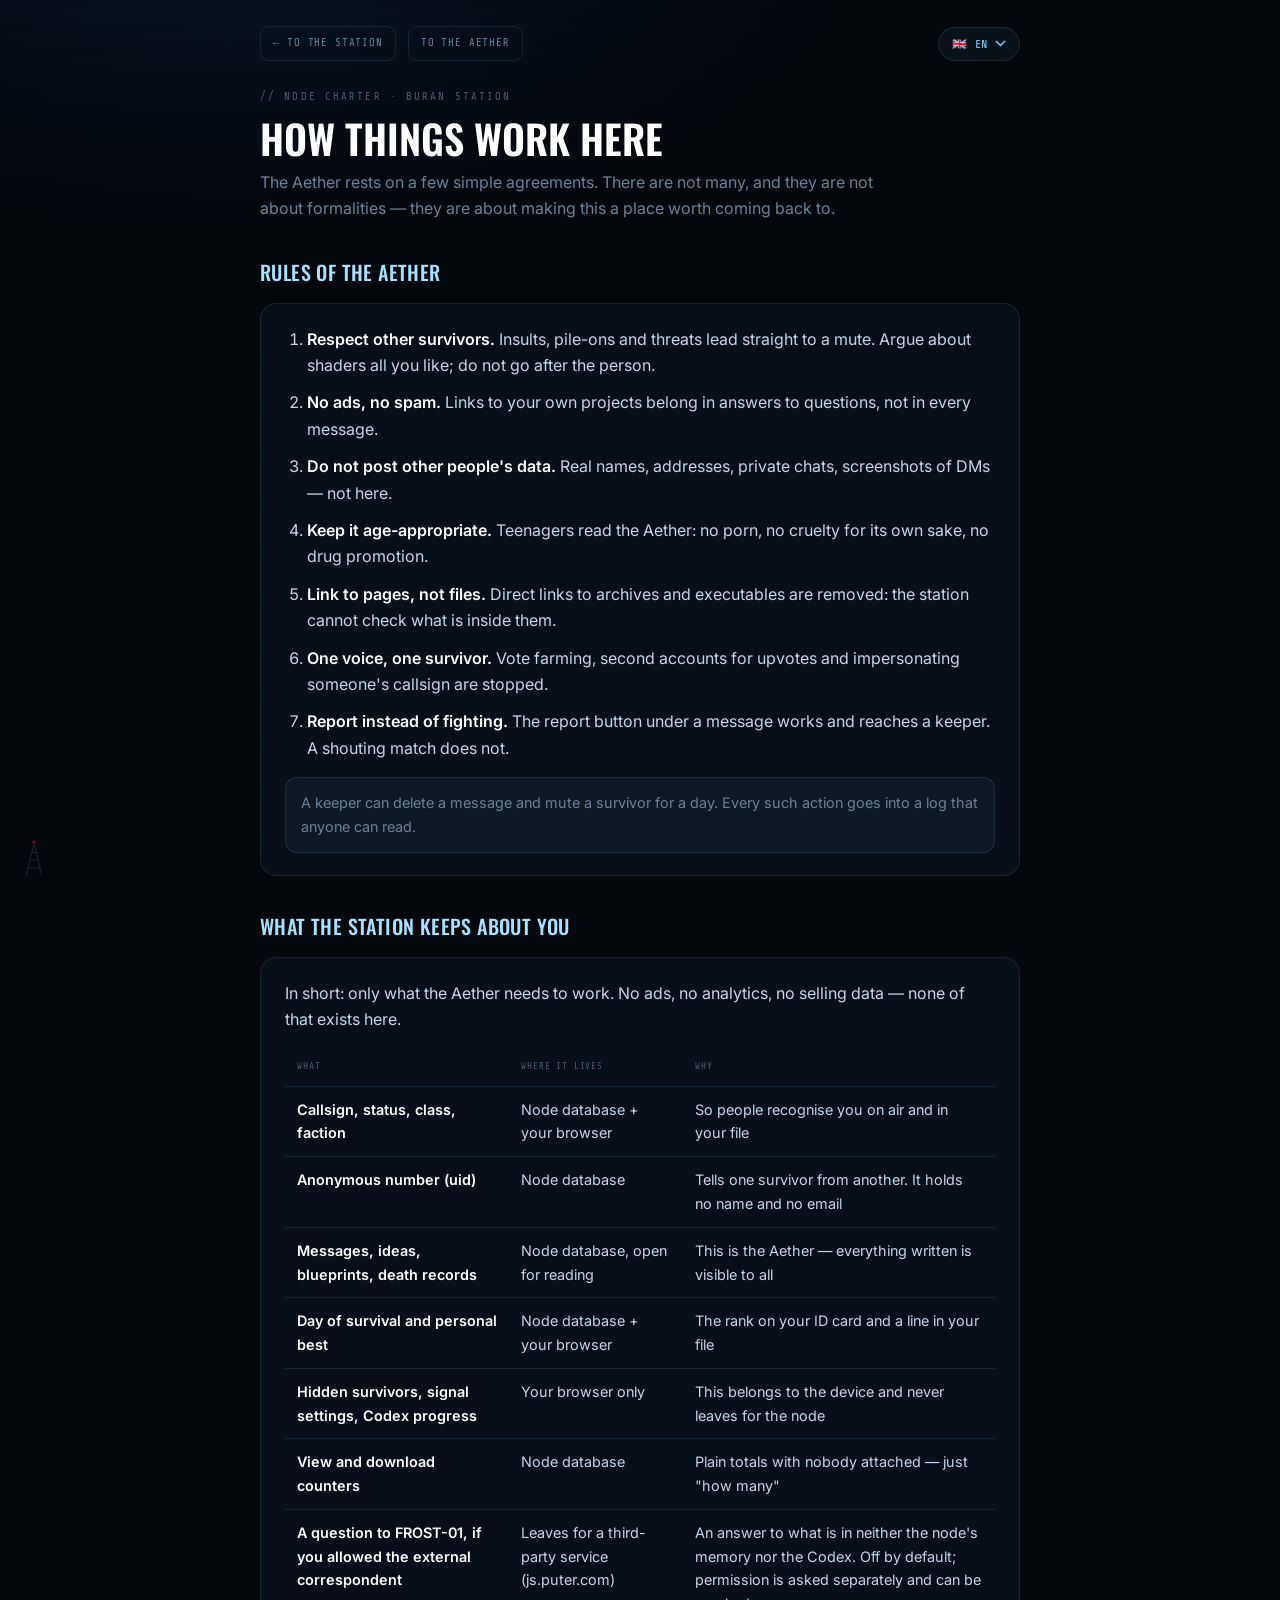
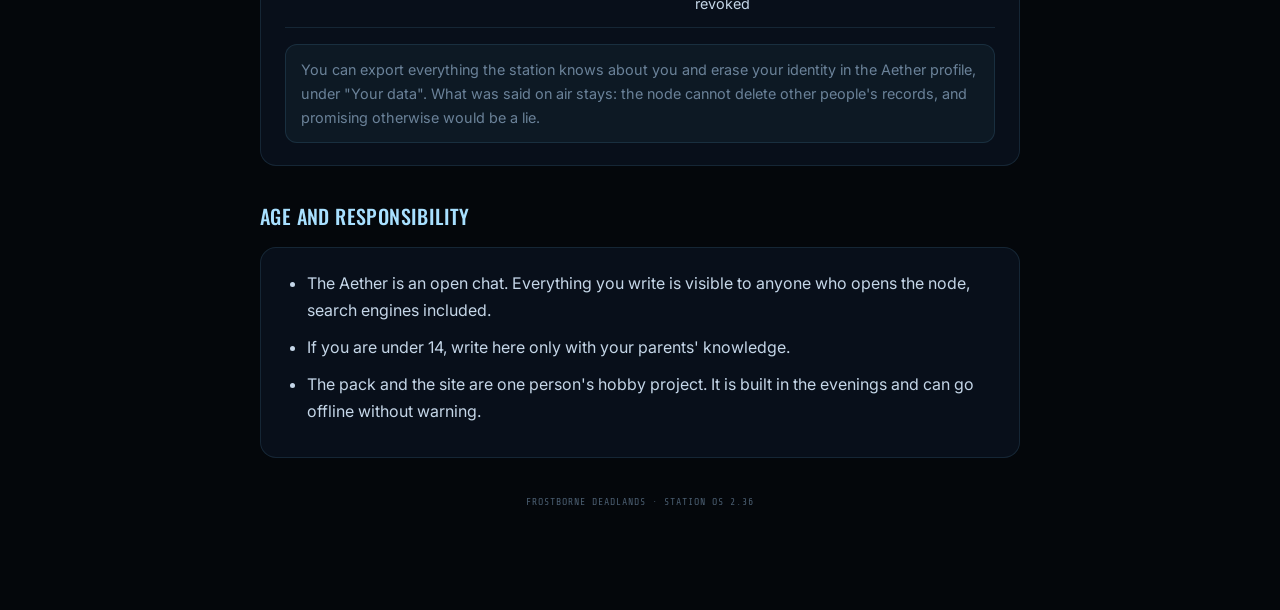
<file: rules.html>
<!DOCTYPE html>
<html lang="ru">
<head>
<meta charset="utf-8">
<meta name="viewport" content="width=device-width,initial-scale=1">
<title>Устав станции — Frostborne Deadlands</title>
<meta name="description" content="Правила поведения в Эфире и честное описание того, какие данные хранит станция Буран.">

<link rel="preconnect" href="https://fonts.googleapis.com">
<link rel="preconnect" href="https://fonts.gstatic.com" crossorigin>
<link rel="stylesheet" href="https://fonts.googleapis.com/css2?family=Oswald:wght@400;500;600&family=Inter:wght@400;500;600&family=Share+Tech+Mono&display=swap&subset=cyrillic,cyrillic-ext,latin,latin-ext">
<link rel="stylesheet" href="extras.css?v=2.36">

<style>
  :root{
    --bg:#04070b; --panel:rgba(10,20,33,.72);
    --ice:#7cceff; --ice-bright:#a8e0ff; --steel:#3a86ff;
    --text:#c5d6e8; --muted:#6b8299; --muted-2:#4a5d70;
    --line:rgba(124,206,255,.12); --line-2:rgba(124,206,255,.22);
    --good:#34d399; --warn:#fbbf24; --red:#ef4444;
    --mono:'Share Tech Mono',ui-monospace,monospace;
    --disp:'Oswald','Arial Narrow',system-ui,sans-serif;
    --body:'Inter',system-ui,-apple-system,'Segoe UI',sans-serif;
  }
  *{box-sizing:border-box}
  body{margin:0;background:var(--bg);color:var(--text);font-family:var(--body);
    font-size:16px;line-height:1.65;-webkit-font-smoothing:antialiased;min-height:100vh}
  body::before{content:"";position:fixed;inset:0;z-index:0;pointer-events:none;
    background:radial-gradient(1100px 520px at 18% -8%,rgba(58,134,255,.12),transparent 62%)}
  body::after{content:"";position:fixed;inset:0;z-index:1;pointer-events:none;opacity:.3;
    background:repeating-linear-gradient(0deg,rgba(0,0,0,.28) 0 1px,transparent 1px 3px)}

  .wrap{position:relative;z-index:2;max-width:800px;margin:0 auto;padding:26px 20px 90px}
  .top{display:flex;align-items:center;gap:12px;flex-wrap:wrap;margin-bottom:28px}
  .back{font-family:var(--mono);font-size:.66rem;letter-spacing:.08em;text-transform:uppercase;
    color:var(--muted);text-decoration:none;border:1px solid var(--line);border-radius:9px;
    padding:8px 12px;transition:.2s}
  .back:hover{color:var(--ice-bright);border-color:var(--line-2)}
  .top .sp{flex:1}

  .kicker{font-family:var(--mono);font-size:.66rem;letter-spacing:.2em;text-transform:uppercase;
    color:var(--muted-2);margin:0 0 10px}
  h1{font-family:var(--disp);font-weight:600;font-size:clamp(1.8rem,5vw,2.5rem);
    text-transform:uppercase;color:#fff;margin:0 0 10px;line-height:1.05}
  .lead{margin:0 0 30px;color:var(--muted);max-width:62ch}

  h2{font-family:var(--disp);font-weight:500;font-size:1.25rem;text-transform:uppercase;
    letter-spacing:.02em;color:var(--ice-bright);margin:34px 0 14px;scroll-margin-top:20px}
  .card{border:1px solid var(--line);border-radius:16px;background:var(--panel);padding:22px 24px}
  ol,ul{margin:0;padding-left:22px}
  li{margin-bottom:11px}
  li b{color:#fff;font-weight:600}
  .tag{display:inline-block;font-family:var(--mono);font-size:.58rem;letter-spacing:.08em;
    text-transform:uppercase;color:var(--muted-2);border:1px solid var(--line);
    border-radius:999px;padding:3px 9px;margin-left:6px;vertical-align:1px}
  .tag.red{color:#ff9f9f;border-color:rgba(239,68,68,.3)}

  table{width:100%;border-collapse:collapse;font-size:.9rem}
  th,td{text-align:left;padding:11px 12px;border-bottom:1px solid var(--line);vertical-align:top}
  th{font-family:var(--mono);font-size:.58rem;letter-spacing:.09em;text-transform:uppercase;
    color:var(--muted-2);font-weight:400}
  td b{color:#fff;font-weight:600}
  .scroll{overflow-x:auto}

  .note{margin-top:16px;padding:13px 15px;border:1px solid var(--line);border-radius:12px;
    background:rgba(124,206,255,.05);color:var(--muted);font-size:.9rem}
  .foot{margin-top:36px;font-family:var(--mono);font-size:.62rem;letter-spacing:.1em;
    text-transform:uppercase;color:var(--muted-2);text-align:center}
  @media (max-width:560px){ .wrap{padding:20px 14px 60px} .card{padding:18px} }
</style>
</head>
<body>

<div class="wrap">
  <div class="top">
    <a class="back" href="index.html">← <span data-i18n="rl.home">На станцию</span></a>
    <a class="back" href="aether.html"><span data-i18n="rl.toAether">В эфир</span></a>
    <span class="sp"></span>
    <span class="lang-switch" id="langMount"></span>
  </div>

  <p class="kicker" data-i18n="rl.kicker">// Устав узла · станция Буран</p>
  <h1 data-i18n="rl.title">Как здесь принято</h1>
  <p class="lead" data-i18n="rl.lead">Эфир держится на нескольких простых договорённостях. Их немного, и они не про формальности — а про то, чтобы сюда хотелось возвращаться.</p>

  <h2 id="rules" data-i18n="rl.h1">Правила эфира</h2>
  <div class="card">
    <ol>
      <li data-i18n-html="rl.r1"><b>Уважай выживших.</b> Оскорбления, травля и угрозы — прямой путь к заглушению. Спорить о шейдерах можно, переходить на человека — нет.</li>
      <li data-i18n-html="rl.r2"><b>Никакой рекламы и спама.</b> Ссылки на свои проекты уместны в ответ на вопрос, а не в каждом сообщении.</li>
      <li data-i18n-html="rl.r3"><b>Не выкладывай чужие данные.</b> Реальные имена, адреса, переписки, скриншоты личных сообщений — не сюда.</li>
      <li data-i18n-html="rl.r4"><b>Держи возрастную планку.</b> Эфир читают подростки: без порнографии, жестокости ради жестокости и пропаганды наркотиков.</li>
      <li data-i18n-html="rl.r5"><b>Ссылки — на страницы, а не на файлы.</b> Прямые ссылки на архивы и исполняемые файлы удаляются: проверить их содержимое станция не может.</li>
      <li data-i18n-html="rl.r6"><b>Один голос — один выживший.</b> Накрутка голосов, вторые аккаунты ради апвоутов и подделка чужого позывного пресекаются.</li>
      <li data-i18n-html="rl.r7"><b>Жалуйся, а не воюй.</b> Кнопка «пожаловаться» под сообщением работает и доходит до смотрителя. Ответная перепалка — нет.</li>
    </ol>
    <div class="note" data-i18n="rl.rNote">Смотритель может удалить сообщение и заглушить выжившего на сутки. Все такие действия попадают в журнал, который открыт для чтения любому.</div>
  </div>

  <h2 id="data" data-i18n="rl.h2">Что станция о тебе хранит</h2>
  <div class="card">
    <p style="margin-top:0" data-i18n="rl.dLead">Коротко: только то, что нужно эфиру, чтобы работать. Ни рекламы, ни аналитики, ни продажи данных — здесь просто нет ни того, ни другого.</p>
    <div class="scroll">
      <table>
        <thead><tr>
          <th data-i18n="rl.tWhat">Что</th>
          <th data-i18n="rl.tWhere">Где лежит</th>
          <th data-i18n="rl.tWhy">Зачем</th>
        </tr></thead>
        <tbody>
          <tr><td><b data-i18n="rl.d1a">Позывной, статус, класс, фракция</b></td>
              <td data-i18n="rl.d1b">База узла + твой браузер</td>
              <td data-i18n="rl.d1c">Чтобы тебя узнавали в эфире и в личном деле</td></tr>
          <tr><td><b data-i18n="rl.d2a">Анонимный номер (uid)</b></td>
              <td data-i18n="rl.d2b">База узла</td>
              <td data-i18n="rl.d2c">Отличает одного выжившего от другого. Имени и почты в нём нет</td></tr>
          <tr><td><b data-i18n="rl.d3a">Сообщения, идеи, чертежи, записи о гибели</b></td>
              <td data-i18n="rl.d3b">База узла, открыто на чтение</td>
              <td data-i18n="rl.d3c">Это и есть эфир — всё написанное видно всем</td></tr>
          <tr><td><b data-i18n="rl.d4a">День выживания и рекорд</b></td>
              <td data-i18n="rl.d4b">База узла + твой браузер</td>
              <td data-i18n="rl.d4c">Ранг на удостоверении и строка в личном деле</td></tr>
          <tr><td><b data-i18n="rl.d5a">Скрытые выжившие, настройки сигналов, прогресс Кодекса</b></td>
              <td data-i18n="rl.d5b">Только твой браузер</td>
              <td data-i18n="rl.d5c">Это личное дело устройства и на узел не уезжает</td></tr>
          <tr><td><b data-i18n="rl.d6a">Счётчики просмотров и загрузок</b></td>
              <td data-i18n="rl.d6b">База узла</td>
              <td data-i18n="rl.d6c">Общие числа без привязки к людям — просто «сколько всего»</td></tr>
          <tr><td><b data-i18n="rl.d7a">Вопрос к МОРОЗ-01, если ты разрешил внешнего собеседника</b></td>
              <td data-i18n="rl.d7b">Уходит на сторонний сервис (js.puter.com)</td>
              <td data-i18n="rl.d7c">Ответ на то, чего нет ни в памяти узла, ни в Кодексе. По умолчанию выключено, разрешение спрашивается отдельно и его можно отозвать</td></tr>
        </tbody>
      </table>
    </div>
    <div class="note" data-i18n="rl.dNote">Выгрузить всё, что станция о тебе знает, и стереть личность можно в профиле Эфира — раздел «Твои данные». Сказанное в эфир при этом останется: удалять чужие записи узел не умеет, и обещать обратное было бы неправдой.</div>
  </div>

  <h2 id="age" data-i18n="rl.h3">Возраст и ответственность</h2>
  <div class="card">
    <ul>
      <li data-i18n="rl.a1">Эфир — открытый чат. Всё, что ты пишешь, видно любому, кто зайдёт на узел, включая поисковые системы.</li>
      <li data-i18n="rl.a2">Если тебе меньше 14 лет, пиши сюда только с ведома родителей.</li>
      <li data-i18n="rl.a3">Сборка и сайт — любительский проект одного человека. Он делается по вечерам и может быть недоступен без предупреждения.</li>
    </ul>
  </div>

  <p class="foot">FROSTBORNE DEADLANDS · <span data-ver="siteFull">STATION OS</span></p>
</div>

<script src="version.js?v=2.36"></script>
<script src="i18n.js?v=2.36"></script>
<script src="i18n-rl.js?v=2.36"></script>
<script src="frostextras.js?v=2.36"></script>
<script src="frostsearch.js?v=2.36"></script>
<script>
(function(){
  'use strict';
  if(window.FROST_VERSION) FROST_VERSION.apply();
  if(window.I18N) I18N.buildSwitcher('#langMount');
})();
</script>
</body>
</html>
</file>
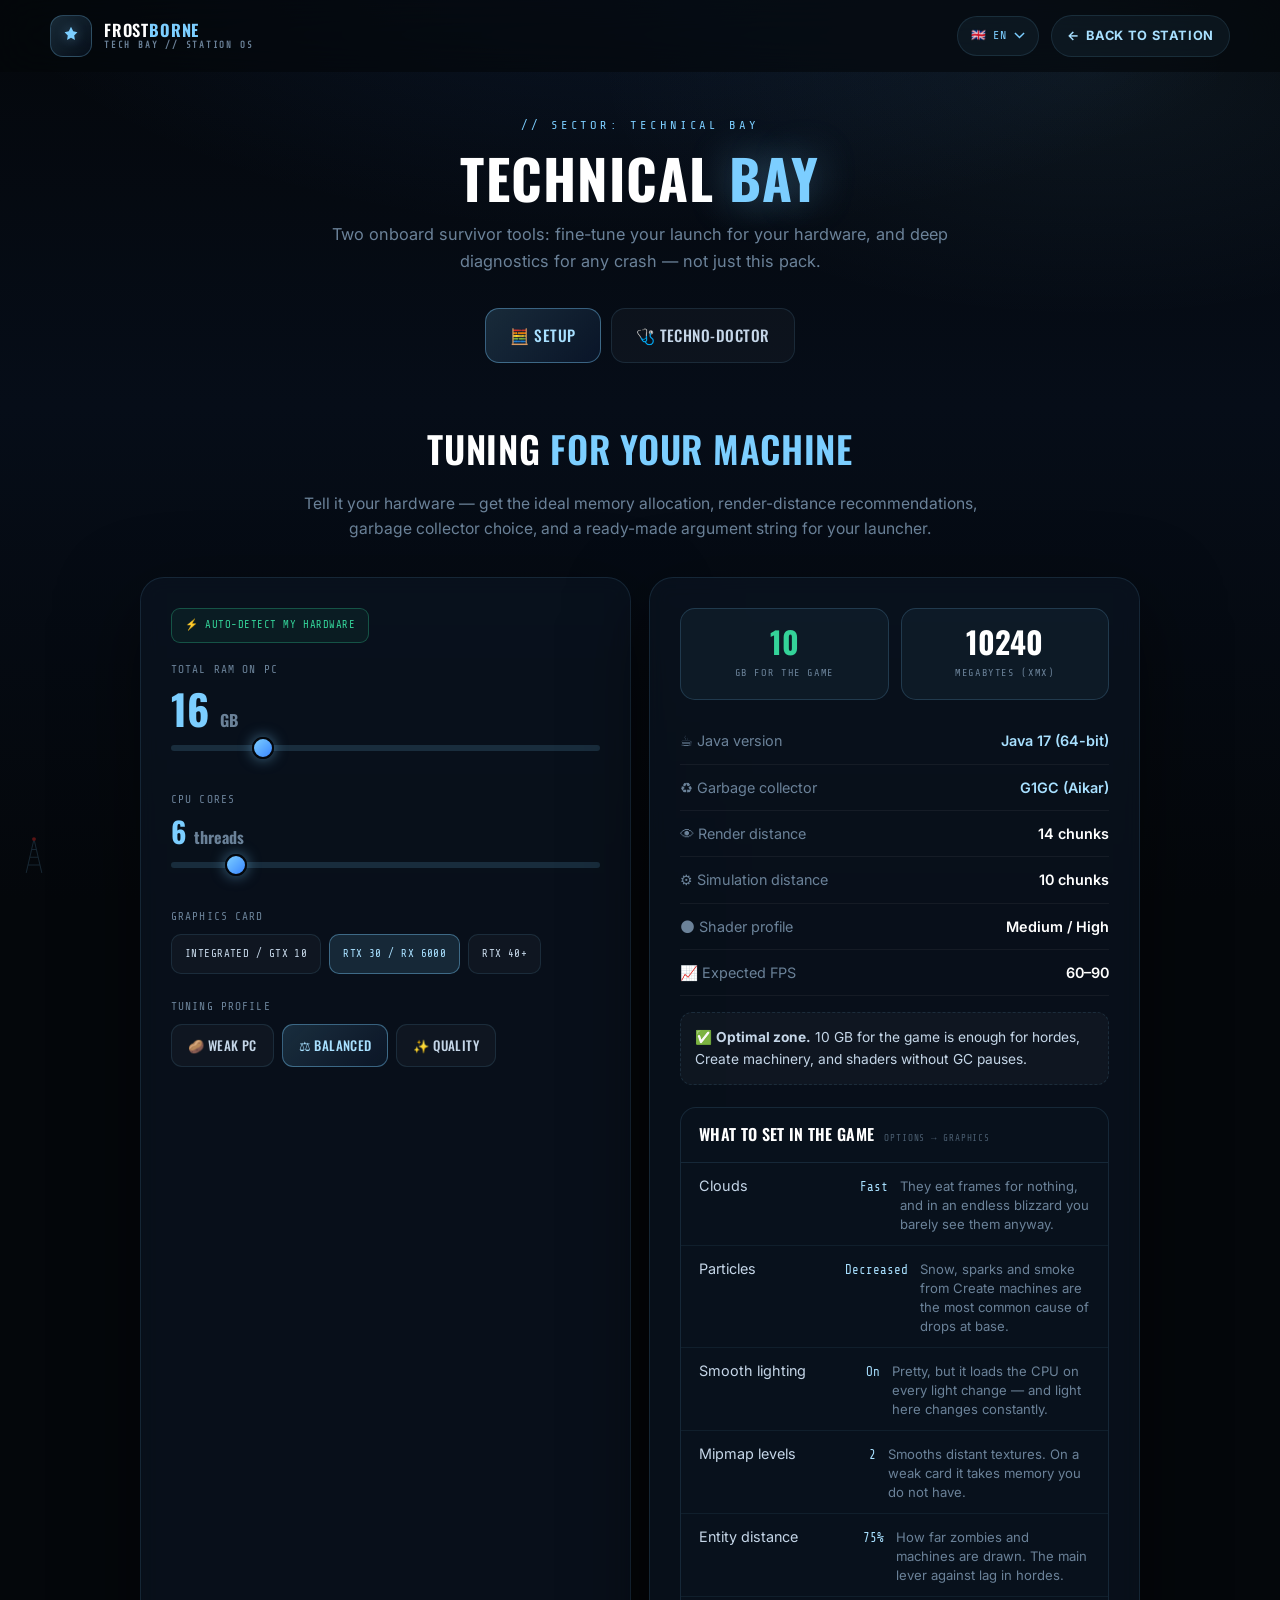
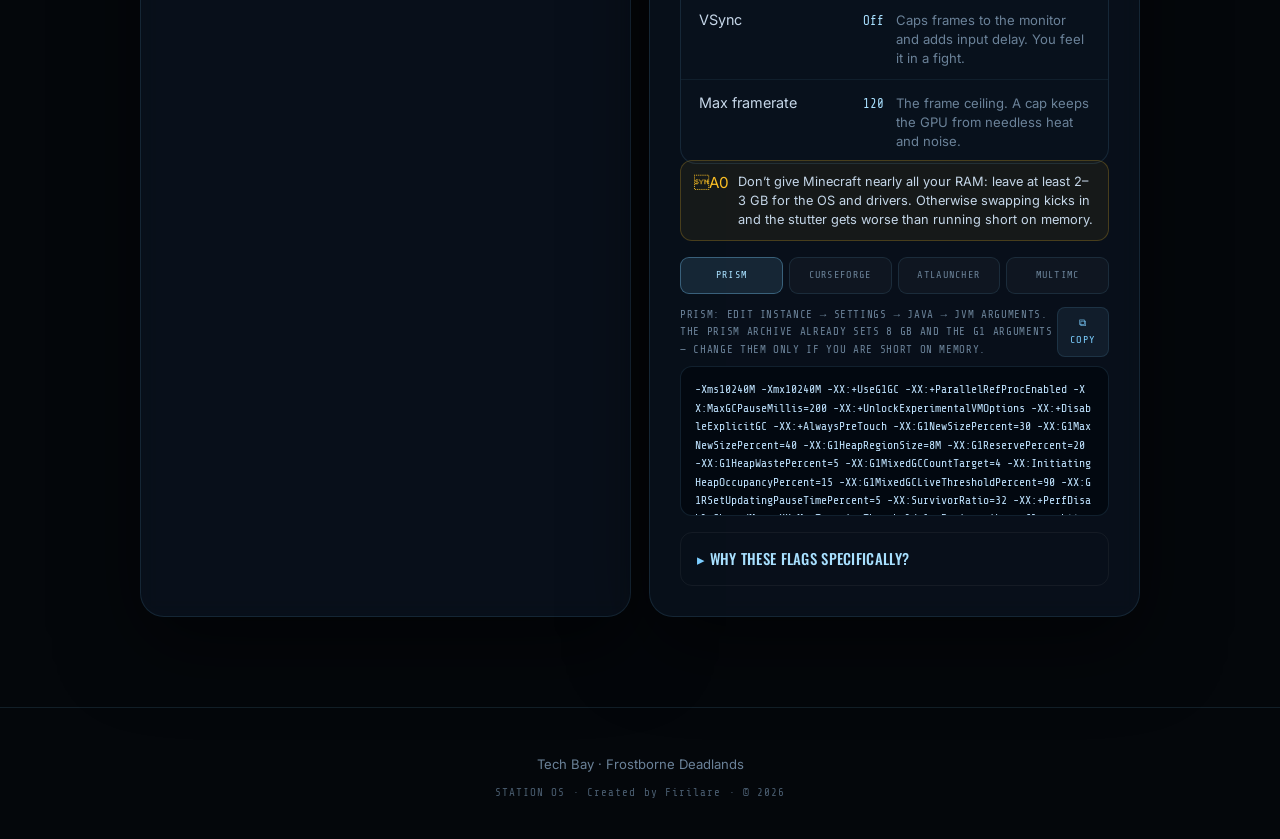
<file: tech.html>
<!DOCTYPE html>
<html lang="ru">
<head>
<meta charset="UTF-8">
<meta name="viewport" content="width=device-width, initial-scale=1.0, viewport-fit=cover">
<meta name="color-scheme" content="dark">
<meta name="theme-color" content="#04070b">
<title>Технический отсек — Frostborne Deadlands</title>
<link rel="preconnect" href="https://fonts.googleapis.com">
<link rel="preconnect" href="https://fonts.gstatic.com" crossorigin>
<link href="https://fonts.googleapis.com/css2?family=Inter:wght@300;400;500;600;700;800&family=Oswald:wght@400;500;600;700&family=Share+Tech+Mono&display=swap&subset=cyrillic,cyrillic-ext,latin,latin-ext" rel="stylesheet">
<link rel="stylesheet" href="extras.css?v=2.36">
<style>
:root{
  --bg:#04070b;--bg-2:#07121f;--ice:#7cceff;--ice-bright:#a8e0ff;--steel:#3a86ff;
  --red:#b91c1c;--red-bright:#ef4444;--good:#34d399;--warn:#fbbf24;
  --text:#c5d6e8;--muted:#6b8299;--muted-2:#4a5d70;
  --line:rgba(124,206,255,.12);--line-2:rgba(255,255,255,.05);
  --panel:rgba(10,20,33,.72);--shadow:0 28px 80px rgba(0,0,0,.5);--radius:18px;--radius-lg:24px;--header-h:72px;
}
*,*::before,*::after{box-sizing:border-box;margin:0;padding:0}
html{scroll-behavior:smooth;-webkit-text-size-adjust:100%}
body{font-family:'Inter',system-ui,sans-serif;background:var(--bg);color:var(--text);line-height:1.62;overflow-x:hidden;min-height:100vh;font-size:clamp(15px,1.7vw,16px)}
body::before{content:"";position:fixed;inset:0;z-index:-2;pointer-events:none;background:radial-gradient(ellipse 90% 60% at 50% -10%,rgba(58,134,255,.13),transparent 60%),radial-gradient(ellipse 70% 50% at 85% 8%,rgba(124,206,255,.07),transparent 55%),linear-gradient(180deg,#04070b,#060d18 45%,#04070b 100%)}
body::after{content:"";position:fixed;inset:0;z-index:-1;pointer-events:none;opacity:.45;background:repeating-linear-gradient(0deg,transparent,transparent 2px,rgba(0,0,0,.1) 3px,transparent 4px);mix-blend-mode:multiply}
a{color:inherit;text-decoration:none}button,input,select,textarea{font:inherit;color:inherit}
:focus-visible{outline:2px solid var(--ice);outline-offset:2px;border-radius:6px}
::selection{background:rgba(124,206,255,.3);color:#fff}
::-webkit-scrollbar{width:9px;height:9px}::-webkit-scrollbar-track{background:transparent}::-webkit-scrollbar-thumb{background:rgba(124,206,255,.2);border-radius:999px}
.wrap{width:min(1180px,calc(100% - 36px));margin:0 auto;position:relative;z-index:2}

header{position:fixed;top:0;left:0;right:0;height:var(--header-h);z-index:1000;background:rgba(4,7,11,.62);backdrop-filter:blur(20px);border-bottom:1px solid transparent;transition:.3s}
header.scrolled{background:rgba(4,7,11,.9);border-bottom-color:var(--line)}
.nav{height:var(--header-h);display:flex;align-items:center;justify-content:space-between;gap:14px}
.brand{display:flex;align-items:center;gap:12px}
.brand-mark{width:42px;height:42px;border-radius:13px;display:grid;place-items:center;background:linear-gradient(135deg,rgba(124,206,255,.18),rgba(58,134,255,.06));border:1px solid rgba(124,206,255,.25)}
.brand-mark svg{width:22px;height:22px;fill:var(--ice);filter:drop-shadow(0 0 6px rgba(124,206,255,.4))}
.brand-text{font-family:'Oswald',sans-serif;font-weight:600;font-size:1.02rem;letter-spacing:.05em;text-transform:uppercase;color:#fff;line-height:1}
.brand-text b{color:var(--ice)}
.brand-text small{display:block;font-family:'Share Tech Mono',monospace;font-size:.56rem;letter-spacing:.2em;color:var(--muted);margin-top:3px}
.nav-right{display:flex;align-items:center;gap:12px}
.back-link{display:inline-flex;align-items:center;gap:7px;padding:10px 15px;border-radius:999px;border:1px solid var(--line);background:rgba(124,206,255,.06);color:var(--ice-bright);font-size:.8rem;font-weight:700;text-transform:uppercase;letter-spacing:.05em;transition:.2s}
.back-link:hover{transform:translateY(-2px);background:rgba(124,206,255,.13)}
@media(max-width:640px){.back-link span{display:none}.brand-text small{display:none}}

.tech-hero{padding:calc(var(--header-h) + 44px) 0 20px;text-align:center}
.tech-kicker{font-family:'Share Tech Mono',monospace;font-size:.76rem;letter-spacing:.24em;text-transform:uppercase;color:var(--ice);margin-bottom:14px}
.tech-hero h1{font-family:'Oswald',sans-serif;font-weight:700;font-size:clamp(2.1rem,6vw,3.4rem);text-transform:uppercase;color:#fff;letter-spacing:.02em;line-height:1.02}
.tech-hero h1 .ice{color:var(--ice);text-shadow:0 0 40px rgba(124,206,255,.4)}
.tech-hero p{margin:16px auto 0;max-width:620px;color:var(--muted);font-size:1.02rem}
.tool-tabs{display:flex;flex-wrap:wrap;justify-content:center;gap:10px;margin-top:34px}
.tool-tab{display:inline-flex;align-items:center;gap:9px;font-family:'Oswald',sans-serif;font-weight:500;font-size:.96rem;letter-spacing:.03em;text-transform:uppercase;padding:14px 24px;border-radius:14px;border:1px solid var(--line);background:rgba(255,255,255,.03);color:var(--text);cursor:pointer;transition:.2s}
.tool-tab:hover{border-color:rgba(124,206,255,.3);color:#fff;transform:translateY(-2px)}
.tool-tab.active{background:linear-gradient(135deg,rgba(124,206,255,.16),rgba(58,134,255,.08));border-color:rgba(124,206,255,.4);color:var(--ice-bright)}
.tool-tab .ic{font-size:1.1rem}

section.tool{padding:36px 0 70px;display:none}
section.tool.active{display:block;animation:fadeUp .5s}
@keyframes fadeUp{from{opacity:0;transform:translateY(20px)}to{opacity:1;transform:none}}
.tool-head{max-width:720px;margin:0 auto 36px;text-align:center}
.tool-head h2{font-family:'Oswald',sans-serif;font-weight:600;font-size:clamp(1.6rem,4vw,2.3rem);text-transform:uppercase;color:#fff;letter-spacing:.02em}
.tool-head h2 .ice{color:var(--ice)}
.tool-head p{margin-top:12px;color:var(--muted);font-size:.98rem}
.panel{background:var(--panel);border:1px solid var(--line);border-radius:var(--radius-lg);box-shadow:var(--shadow);backdrop-filter:blur(10px)}

input[type=range]{width:100%;-webkit-appearance:none;appearance:none;height:6px;border-radius:999px;background:rgba(124,206,255,.15);outline:none;margin:16px 0}
input[type=range]::-webkit-slider-thumb{-webkit-appearance:none;width:22px;height:22px;border-radius:50%;background:linear-gradient(135deg,var(--ice),var(--steel));cursor:pointer;box-shadow:0 0 14px rgba(124,206,255,.5);border:2px solid #04070b}
input[type=range]::-moz-range-thumb{width:22px;height:22px;border-radius:50%;background:var(--ice);cursor:pointer;border:2px solid #04070b}

/* ===== RAM CALCULATOR ===== */
.ram-grid{display:grid;grid-template-columns:1fr 1fr;gap:18px;max-width:1000px;margin:0 auto}
@media(max-width:820px){.ram-grid{grid-template-columns:1fr}}
.ram-col{padding:30px}
.ram-label{font-family:'Share Tech Mono',monospace;font-size:.7rem;letter-spacing:.1em;text-transform:uppercase;color:var(--muted);margin-bottom:8px;display:block}
.ram-big{font-family:'Oswald',sans-serif;font-weight:700;font-size:2.6rem;color:var(--ice);line-height:1}
.ram-big small{font-size:1rem;color:var(--muted)}
.ram-row{margin-bottom:24px}
.autodetect{display:inline-flex;align-items:center;gap:7px;font-family:'Share Tech Mono',monospace;font-size:.66rem;letter-spacing:.05em;text-transform:uppercase;padding:8px 13px;border-radius:9px;border:1px solid rgba(52,211,153,.3);background:rgba(52,211,153,.06);color:var(--good);cursor:pointer;transition:.2s;margin-bottom:18px}
.autodetect:hover{background:rgba(52,211,153,.12)}
.seg{display:flex;flex-wrap:wrap;gap:8px;margin-top:8px}
.seg button{font-family:'Share Tech Mono',monospace;font-size:.68rem;letter-spacing:.04em;text-transform:uppercase;padding:10px 13px;border-radius:10px;border:1px solid var(--line);background:rgba(255,255,255,.03);color:var(--text);cursor:pointer;transition:.2s}
.seg button:hover{border-color:rgba(124,206,255,.3)}
.seg button.active{background:rgba(124,206,255,.13);border-color:rgba(124,206,255,.4);color:var(--ice-bright)}
.preset-row{display:flex;flex-wrap:wrap;gap:8px;margin-bottom:6px}
.preset{font-family:'Oswald',sans-serif;font-weight:500;font-size:.82rem;text-transform:uppercase;letter-spacing:.03em;padding:10px 16px;border-radius:11px;border:1px solid var(--line);background:rgba(255,255,255,.03);color:var(--text);cursor:pointer;transition:.2s}
.preset:hover{border-color:rgba(124,206,255,.3);transform:translateY(-2px)}
.preset.active{background:linear-gradient(135deg,rgba(124,206,255,.16),rgba(58,134,255,.06));border-color:rgba(124,206,255,.4);color:var(--ice-bright)}
.out-cards{display:grid;grid-template-columns:1fr 1fr;gap:12px;margin-bottom:18px}
.out-card{padding:18px;border-radius:15px;background:rgba(124,206,255,.05);border:1px solid rgba(124,206,255,.18);text-align:center}
.out-card .v{font-family:'Oswald',sans-serif;font-weight:700;font-size:1.9rem;color:#fff;line-height:1}
.out-card .v.warn{color:var(--warn)}.out-card .v.good{color:var(--good)}
.out-card .l{font-family:'Share Tech Mono',monospace;font-size:.64rem;letter-spacing:.06em;text-transform:uppercase;color:var(--muted);margin-top:7px}
.rec-line{display:flex;justify-content:space-between;gap:12px;padding:11px 0;border-bottom:1px solid var(--line-2);font-size:.9rem}
.rec-line:last-child{border-bottom:none}
.rec-line .k{color:var(--muted)}.rec-line .v{color:#fff;font-weight:600;text-align:right}
.rec-line .v.ice{color:var(--ice-bright)}
.alloc-note{font-size:.86rem;color:var(--text);line-height:1.55;padding:14px;border-radius:12px;background:rgba(255,255,255,.03);border:1px dashed var(--line);margin:16px 0}
.alloc-note.warn{border-color:rgba(251,191,36,.3);background:rgba(251,191,36,.05)}
.ram-guard{display:flex;gap:9px;align-items:flex-start;margin:-4px 0 16px;padding:11px 13px;border-radius:12px;background:rgba(251,191,36,.06);border:1px solid rgba(251,191,36,.22);color:var(--text);font-size:.8rem;line-height:1.5}
.ram-guard::before{content:"A0";color:var(--warn);flex:none;font-size:.95rem;line-height:1.45}
.launcher-tabs{display:flex;flex-wrap:wrap;gap:6px;margin-bottom:12px}
.launcher-tabs button{flex:1;min-width:80px;font-family:'Share Tech Mono',monospace;font-size:.64rem;text-transform:uppercase;letter-spacing:.03em;padding:9px;border-radius:9px;border:1px solid var(--line);background:rgba(255,255,255,.03);color:var(--muted);cursor:pointer;transition:.2s}
.launcher-tabs button.active{background:rgba(124,206,255,.12);border-color:rgba(124,206,255,.35);color:var(--ice-bright)}
.args-label{display:flex;justify-content:space-between;align-items:center;margin-bottom:8px}
.args-label span{font-family:'Share Tech Mono',monospace;font-size:.68rem;letter-spacing:.06em;text-transform:uppercase;color:var(--muted)}
.copy-btn{font-family:'Share Tech Mono',monospace;font-size:.64rem;letter-spacing:.05em;text-transform:uppercase;padding:7px 12px;border-radius:8px;border:1px solid var(--line);background:rgba(124,206,255,.08);color:var(--ice);cursor:pointer;transition:.2s}
.copy-btn:hover{background:rgba(124,206,255,.16)}
.args-code{font-family:'Share Tech Mono',monospace;font-size:.72rem;line-height:1.6;color:#bfe3ff;background:rgba(2,8,16,.8);border:1px solid var(--line);border-radius:12px;padding:14px;word-break:break-all;max-height:150px;overflow:auto}
.why{margin-top:16px;border:1px solid var(--line-2);border-radius:12px;overflow:hidden}
.why summary{padding:14px 16px;cursor:pointer;font-family:'Oswald',sans-serif;font-weight:500;font-size:.92rem;color:var(--ice-bright);text-transform:uppercase;letter-spacing:.02em;list-style:none}
.why summary::-webkit-details-marker{display:none}
.why summary::before{content:'▸ ';color:var(--ice)}
.why[open] summary::before{content:'▾ '}
.why-body{padding:0 16px 16px;font-size:.86rem;color:var(--text);line-height:1.6}
.why-body code{font-family:'Share Tech Mono',monospace;background:rgba(124,206,255,.1);padding:2px 6px;border-radius:5px;color:var(--ice-bright);font-size:.85em}
.why-body p{margin-bottom:8px}

/* ===== CRASH ANALYZER ===== */
/* настройки внутри игры: то, что человек пойдёт выставлять руками */
.ingame{margin-top:22px;border:1px solid var(--line);border-radius:16px;
  background:rgba(10,20,33,.5);overflow:hidden}
.ingame-h{display:flex;align-items:baseline;gap:10px;flex-wrap:wrap;
  padding:14px 18px;border-bottom:1px solid var(--line)}
.ingame-h b{font-family:'Oswald',sans-serif;font-weight:600;font-size:1rem;
  text-transform:uppercase;letter-spacing:.02em;color:#fff}
.ingame-h span{font-family:'Share Tech Mono',monospace;font-size:.58rem;
  letter-spacing:.09em;text-transform:uppercase;color:var(--muted-2)}
.ig-row{display:grid;grid-template-columns:minmax(0,1.1fr) auto minmax(0,1.4fr);
  gap:12px;align-items:baseline;padding:11px 18px;border-bottom:1px solid rgba(124,206,255,.07)}
.ig-row:last-child{border-bottom:none}
.ig-k{color:var(--text);font-size:.9rem}
.ig-v{font-family:'Share Tech Mono',monospace;font-size:.78rem;color:var(--ice-bright);white-space:nowrap}
.ig-why{color:var(--muted);font-size:.82rem;line-height:1.45}
@media (max-width:640px){
  .ig-row{grid-template-columns:1fr auto;gap:6px 10px}
  .ig-why{grid-column:1/-1}
}

.crash-wrap{max-width:920px;margin:0 auto}
.dropzone{padding:44px 30px;border:2px dashed rgba(124,206,255,.3);border-radius:var(--radius-lg);text-align:center;cursor:pointer;transition:.25s;background:rgba(124,206,255,.03)}
.dropzone:hover,.dropzone.drag{border-color:var(--ice);background:rgba(124,206,255,.08)}
.dropzone .dz-ic{font-size:2.6rem;margin-bottom:14px;opacity:.8}
.dropzone h3{font-family:'Oswald',sans-serif;font-weight:600;font-size:1.3rem;text-transform:uppercase;color:#fff;margin-bottom:8px}
.dropzone p{color:var(--muted);font-size:.9rem}
.paste-area{margin-top:14px}
.paste-area textarea{width:100%;min-height:90px;resize:vertical;padding:14px 16px;border-radius:14px;border:1px solid var(--line);background:rgba(8,14,24,.8);color:#fff;font-family:'Share Tech Mono',monospace;font-size:.78rem;line-height:1.5}
.paste-area textarea:focus{border-color:rgba(124,206,255,.45);outline:none}
.analyze-row{display:flex;gap:10px;justify-content:center;margin-top:12px;flex-wrap:wrap}
.crash-result{margin-top:24px;display:none}
.crash-result.show{display:block;animation:fadeUp .4s}
.verdict{padding:24px;border-radius:18px;margin-bottom:18px;border:1px solid;text-align:center}
.verdict.crit{border-color:rgba(239,68,68,.4);background:rgba(239,68,68,.07)}
.verdict.warn{border-color:rgba(251,191,36,.35);background:rgba(251,191,36,.06)}
.verdict.ok{border-color:rgba(52,211,153,.35);background:rgba(52,211,153,.06)}
.verdict .vi{font-size:2.4rem;margin-bottom:10px}
.verdict h3{font-family:'Oswald',sans-serif;font-weight:700;font-size:1.4rem;text-transform:uppercase;color:#fff;letter-spacing:.02em;margin-bottom:6px}
.verdict p{color:var(--text);font-size:.92rem;max-width:560px;margin:0 auto}
.env-grid{display:grid;grid-template-columns:repeat(auto-fit,minmax(150px,1fr));gap:10px;margin-bottom:18px}
.env-card{padding:14px;border-radius:13px;background:rgba(255,255,255,.03);border:1px solid var(--line-2)}
.env-card .el{font-family:'Share Tech Mono',monospace;font-size:.6rem;letter-spacing:.08em;text-transform:uppercase;color:var(--muted)}
.env-card .ev{font-family:'Oswald',sans-serif;font-weight:600;font-size:1.05rem;color:#fff;margin-top:4px;word-break:break-word}
.env-card .ev.warn{color:var(--warn)}.env-card .ev.good{color:var(--good)}.env-card .ev.dim{color:var(--muted-2);font-weight:400;font-size:.92rem}
.diag-list{display:flex;flex-direction:column;gap:12px}
.diag{display:flex;gap:16px;padding:20px;border-radius:16px;border:1px solid;align-items:flex-start}
.diag.crit{border-color:rgba(239,68,68,.4);background:rgba(239,68,68,.07)}
.diag.warn{border-color:rgba(251,191,36,.35);background:rgba(251,191,36,.06)}
.diag.info{border-color:rgba(124,206,255,.3);background:rgba(124,206,255,.05)}
.diag .di{font-size:1.6rem;flex-shrink:0}
.diag h4{font-family:'Oswald',sans-serif;font-weight:600;font-size:1.1rem;text-transform:uppercase;color:#fff;margin-bottom:6px}
.diag p{font-size:.9rem;color:var(--text);line-height:1.55}
.diag code{font-family:'Share Tech Mono',monospace;font-size:.82em;background:rgba(2,8,16,.6);padding:2px 7px;border-radius:5px;color:var(--ice-bright);word-break:break-all}
.diag .culprit{margin-top:8px;font-family:'Share Tech Mono',monospace;font-size:.74rem;color:var(--warn)}
/* цепочка модов из стектрейса и сверка версий со сборкой */
.chain{margin-top:10px;display:flex;flex-wrap:wrap;gap:6px}
.chain .m{font-family:'Share Tech Mono',monospace;font-size:.66rem;letter-spacing:.04em;
  padding:4px 9px;border-radius:999px;border:1px solid var(--line-2);
  background:rgba(124,206,255,.06);color:var(--ice-bright)}
.chain .m.first{border-color:rgba(251,191,36,.45);background:rgba(251,191,36,.1);color:var(--warn)}
.chain .m.alien{border-color:rgba(239,68,68,.4);background:rgba(239,68,68,.08);color:#fca5a5}
.vercmp{margin-top:9px;font-size:.82rem;color:var(--text)}
.vercmp code{font-family:'Share Tech Mono',monospace;color:var(--ice-bright)}
.vercmp .bad{color:var(--warn)}
.crash-meta{font-family:'Share Tech Mono',monospace;font-size:.72rem;color:var(--muted);text-align:center;margin-top:14px}
.crash-flash{animation:flashRed .5s 2}
@keyframes flashRed{0%,100%{background:var(--bg)}50%{background:rgba(239,68,68,.06)}}
.forum-cta{margin-top:16px;text-align:center}

.btn{display:inline-flex;align-items:center;justify-content:center;gap:9px;padding:14px 22px;border-radius:13px;font-weight:700;font-size:.88rem;text-transform:uppercase;letter-spacing:.03em;cursor:pointer;border:1px solid transparent;transition:.2s}
.btn-primary{background:linear-gradient(135deg,var(--ice),var(--steel));color:#02101c;box-shadow:0 12px 30px rgba(124,206,255,.25)}
.btn-primary:hover{transform:translateY(-3px);box-shadow:0 18px 40px rgba(124,206,255,.4)}
.btn-ghost{background:rgba(255,255,255,.03);border-color:var(--line);color:var(--text)}
.btn-ghost:hover{transform:translateY(-3px);background:rgba(255,255,255,.06)}

.footer{padding:46px 0 38px;border-top:1px solid var(--line);text-align:center;margin-top:20px}
.footer p{color:var(--muted);font-size:.82rem}
.footer .mono{font-family:'Share Tech Mono',monospace;font-size:.68rem;letter-spacing:.1em;color:var(--muted-2);margin-top:8px}
@media(max-width:560px){body{font-size:16.5px}.ram-col{padding:22px 18px}}
</style>
</head>
<body>

<header id="header">
  <div class="wrap nav">
    <a class="brand" href="index.html">
      <div class="brand-mark"><svg viewBox="0 0 24 24"><path d="M12 2l2.4 4.8L19 8l-3.5 3.4.8 4.9L12 14l-4.3 2.3.8-4.9L5 8l4.6-1.2z"/></svg></div>
      <div class="brand-text">FROST<b>BORNE</b><small>TECH BAY // STATION OS</small></div>
    </a>
    <div class="nav-right">
      <span class="lang-switch" id="langMount"></span>
      <a class="back-link" href="index.html">← <span data-i18n="nav.toStation">На станцию</span></a>
    </div>
  </div>
</header>

<div class="tech-hero">
  <div class="wrap">
    <div class="tech-kicker" data-i18n="tch.kicker">// СЕКТОР: ТЕХНИЧЕСКИЙ ОТСЕК</div>
    <h1 data-i18n-html="tch.h1">Технический <span class="ice">отсек</span></h1>
    <p data-i18n="tch.sub">Два бортовых инструмента выжившего: тонкая настройка запуска под твоё железо и глубокая диагностика любых вылетов — не только этой сборки.</p>
    <div class="tool-tabs">
      <button class="tool-tab active" data-tool="ram" data-i18n-html="tch.tab1"><span class="ic">🧮</span> Калькулятор ОЗУ</button>
      <button class="tool-tab" data-tool="crash" data-i18n-html="tch.tab2"><span class="ic">🩺</span> Техно-доктор</button>
    </div>
  </div>
</div>

<main>
<!-- ============ RAM CALCULATOR ============ -->
<section class="tool active" id="tool-ram">
  <div class="wrap">
    <div class="tool-head">
      <h2 data-i18n-html="tch.ramH2">Веб-оптимизатор <span class="ice">Java</span></h2>
      <p data-i18n="tch.ramSub">Укажи железо — получи идеальное выделение памяти, рекомендации по дистанции прорисовки, выбор сборщика мусора и готовую строку аргументов под твой лаунчер.</p>
    </div>
    <div class="ram-grid">
      <div class="panel ram-col">
        <button class="autodetect" id="autodetect" data-i18n="tch.autodetect">⚡ Определить моё железо автоматически</button>
        <div class="ram-row">
          <span class="ram-label" data-i18n="tch.ramTotalLbl">Всего ОЗУ на ПК</span>
          <div class="ram-big"><span id="ramTotalVal">16</span> <small data-i18n="dlp.gb">ГБ</small></div>
          <input type="range" id="ramTotal" min="4" max="64" step="2" value="16">
        </div>
        <div class="ram-row">
          <span class="ram-label" data-i18n="tch.coresLbl">Ядра процессора</span>
          <div class="ram-big" style="font-size:1.8rem"><span id="coresVal">6</span> <small data-i18n="tch.threadsUnit">потоков</small></div>
          <input type="range" id="cores" min="2" max="32" step="1" value="6">
        </div>
        <div class="ram-row">
          <span class="ram-label" data-i18n="tch.gpuLbl">Видеокарта</span>
          <div class="seg" id="gpuSeg">
            <button data-gpu="weak" data-i18n="tch.gpuWeak">Встройка / GTX 10</button>
            <button data-gpu="mid" class="active" data-i18n="tch.gpuMid">RTX 30 / RX 6000</button>
            <button data-gpu="strong" data-i18n="tch.gpuStrong">RTX 40+</button>
          </div>
        </div>
        <div class="ram-row" style="margin-bottom:8px">
          <span class="ram-label" data-i18n="tch.presetLbl">Профиль настройки</span>
          <div class="preset-row" id="presetRow">
            <button class="preset" data-preset="potato" data-i18n="tch.presetPotato">🥔 Слабый ПК</button>
            <button class="preset active" data-preset="balanced" data-i18n="tch.presetBalanced">⚖ Баланс</button>
            <button class="preset" data-preset="quality" data-i18n="tch.presetQuality">✨ Качество</button>
          </div>
        </div>
      </div>

      <div class="panel ram-col">
        <div class="out-cards">
          <div class="out-card"><div class="v" id="allocVal">10</div><div class="l" data-i18n="tch.outAlloc">ГБ под игру</div></div>
          <div class="out-card"><div class="v" id="allocMbCard">10240</div><div class="l" data-i18n="tch.outMb">мегабайт (Xmx)</div></div>
        </div>
        <div class="rec-line"><span class="k" data-i18n="tch.recJavaLbl">☕ Версия Java</span><span class="v ice" id="recJava">Java 17 (64-bit)</span></div>
        <div class="rec-line"><span class="k" data-i18n="tch.recGcLbl">♻ Сборщик мусора</span><span class="v ice" id="recGC">G1GC (Aikar)</span></div>
        <div class="rec-line"><span class="k" data-i18n="tch.recRenderLbl">👁 Дистанция прорисовки</span><span class="v" id="recRender">12 чанков</span></div>
        <div class="rec-line"><span class="k" data-i18n="tch.recSimLbl">⚙ Дистанция симуляции</span><span class="v" id="recSim">8 чанков</span></div>
        <div class="rec-line"><span class="k" data-i18n="tch.recShaderLbl">🌑 Профиль шейдеров</span><span class="v" id="recShader">Medium / High</span></div>
        <div class="rec-line"><span class="k" data-i18n="tch.recFpsLbl">📈 Ожидаемый FPS</span><span class="v" id="recFps">60–90</span></div>
        <div class="alloc-note" id="allocNote"></div>

        <div class="ingame">
          <div class="ingame-h">
            <b data-i18n="tch.igTitle">Что выставить в игре</b>
            <span data-i18n="tch.igSub">настройки → графика</span>
          </div>
          <div id="igRows"></div>
        </div>
        <div class="ram-guard" data-i18n="tch.ramWarn">Не отдавай Minecraft почти всю память: системе и драйверам нужно оставить минимум 2–3 ГБ. Иначе начнётся своп, и фризы будут хуже, чем при нехватке ОЗУ.</div>
        <div class="launcher-tabs" id="launcherTabs">
          <button class="active" data-launcher="prism">Prism</button>
          <button data-launcher="curse">CurseForge</button>
          <button data-launcher="at">ATLauncher</button>
          <button data-launcher="multimc">MultiMC</button>
        </div>
        <div class="args-label"><span id="argsHint">JVM аргументы</span><button class="copy-btn" id="copyArgs" data-i18n="tch.copyBtn">⧉ Копировать</button></div>
        <div class="args-code" id="argsCode"></div>
        <details class="why">
          <summary data-i18n="tch.whyQ">Почему именно эти флаги?</summary>
          <div class="why-body">
            <p data-i18n-html="tch.why1"><code>-Xms</code> и <code>-Xmx</code> равны — память выделяется сразу, без рывков при расширении кучи.</p>
            <p data-i18n-html="tch.why2"><code>G1GC</code> с флагами Aikar — лучший сборщик мусора для Minecraft: короткие паузы, плавный FPS. Это стандарт серверов и тяжёлых сборок.</p>
            <p data-i18n-html="tch.why3"><code>+AlwaysPreTouch</code> резервирует память у ОС заранее — меньше микрофризов в игре.</p>
            <p data-i18n-html="tch.why4">Параметры <code>G1NewSizePercent</code> и <code>MaxGCPauseMillis</code> заставляют сборщик работать чаще, но короче — игра не «подвисает» на полсекунды во время чистки памяти.</p>
            <p data-i18n-html="tch.why5">Выделять <b>больше 12 ГБ вредно</b>: куча становится огромной, и когда сборщик мусора всё-таки запускается, пауза длиннее. Для 1.20.1 сладкая точка — 8–10 ГБ.</p>
          </div>
        </details>
      </div>
    </div>
  </div>
</section>

<!-- ============ CRASH ANALYZER ============ -->
<section class="tool" id="tool-crash">
  <div class="wrap">
    <div class="tool-head">
      <h2 data-i18n-html="tch.crashH2">Техно-<span class="ice">доктор</span></h2>
      <p data-i18n-html="tch.crashSub">Глубокий разбор краш-логов <b>любой</b> сборки Minecraft. Определяет загрузчик, версию, Java, память, виновный мод и причину вылета. Файл никуда не отправляется — весь анализ в браузере.</p>
    </div>
    <div class="crash-wrap">
      <div class="dropzone" id="dropzone">
        <div class="dz-ic">🩺</div>
        <h3 data-i18n="tch.dzH3">Диагностика терминала</h3>
        <p data-i18n-html="tch.dzP">Перетащи <code style="font-family:'Share Tech Mono',monospace;color:var(--ice-bright)">crash-report.txt</code>, <code style="font-family:'Share Tech Mono',monospace;color:var(--ice-bright)">latest.log</code> или <code style="font-family:'Share Tech Mono',monospace;color:var(--ice-bright)">debug.log</code></p>
        <input type="file" id="fileInput" accept=".txt,.log" hidden>
        <div class="paste-area">
          <textarea id="pasteArea" placeholder="…или вставь текст лога сюда (Ctrl+V)" data-i18n-attr="placeholder:tch.pasteholder"></textarea>
          <div class="analyze-row">
            <button class="btn btn-primary" id="analyzeBtn" data-i18n="tch.analyzeBtn">🔬 Анализировать</button>
            <button class="btn btn-ghost" id="browseBtn" data-i18n="tch.browseBtn">📂 Выбрать файл</button>
            <button class="btn btn-ghost" id="clearBtn" data-i18n="tch.clearBtn">✕ Очистить</button>
          </div>
        </div>
      </div>
      <div class="crash-result" id="crashResult"></div>
    </div>
  </div>
</section>
</main>

<footer class="footer">
  <div class="wrap">
    <p data-i18n="tch.footerTitle">Технический отсек · Frostborne Deadlands</p>
    <p class="mono">STATION OS · Created by Firilare · © 2026</p>
  </div>
</footer>

<script src="version.js?v=2.36"></script>
<script src="sfx.js?v=2.36"></script>
<script src="i18n.js?v=2.36"></script>
<script src="i18n-tch.js?v=2.36"></script>
<script src="frostextras.js?v=2.36"></script>
<script src="frostsearch.js?v=2.36"></script>
<script src="techsig.js?v=2.36"></script>
<script>
(function(){
  'use strict';
  const $=(s,p=document)=>p.querySelector(s), $$=(s,p=document)=>Array.from(p.querySelectorAll(s));
  const esc=s=>String(s).replaceAll('&','&amp;').replaceAll('<','&lt;').replaceAll('>','&gt;');
  if(window.I18N) I18N.buildSwitcher('#langMount');
  document.addEventListener('click',()=>{ if(window.FrostSFX) FrostSFX.unlock(); },{once:true});
  document.addEventListener('click',e=>{ if(window.FrostSFX&&e.target.closest('.btn,.tool-tab,.seg button,.preset,.copy-btn,.autodetect,.launcher-tabs button')) FrostSFX.play('click'); },{passive:true});
  addEventListener('scroll',()=>$('#header').classList.toggle('scrolled',scrollY>20),{passive:true});

  $$('.tool-tab').forEach(tab=>tab.addEventListener('click',()=>{
    $$('.tool-tab').forEach(t=>t.classList.remove('active')); tab.classList.add('active');
    $$('section.tool').forEach(s=>s.classList.remove('active'));
    $('#tool-'+tab.dataset.tool).classList.add('active');
    if(window.FrostSFX) FrostSFX.play('tab');
  }));

  /* ================= RAM CALCULATOR ================= */
  const R={ total:16, cores:6, gpu:'mid', preset:'balanced', launcher:'prism' };
  function baseAlloc(t){ if(t<=4)return 3; if(t<=6)return 4; if(t<=8)return 6; if(t<=12)return 8; if(t<=16)return 10; if(t<=24)return 11; return 12; }
  function calc(){
    let a=baseAlloc(R.total);
    if(R.preset==='potato') a=Math.max(3,Math.min(a,6));
    if(R.preset==='quality') a=Math.min(12,a+1);
    if(R.gpu==='weak'&&a>8) a=8;
    return a;
  }
  function flags(mb){
    return `-Xms${mb}M -Xmx${mb}M -XX:+UseG1GC -XX:+ParallelRefProcEnabled -XX:MaxGCPauseMillis=200 -XX:+UnlockExperimentalVMOptions -XX:+DisableExplicitGC -XX:+AlwaysPreTouch -XX:G1NewSizePercent=30 -XX:G1MaxNewSizePercent=40 -XX:G1HeapRegionSize=8M -XX:G1ReservePercent=20 -XX:G1HeapWastePercent=5 -XX:G1MixedGCCountTarget=4 -XX:InitiatingHeapOccupancyPercent=15 -XX:G1MixedGCLiveThresholdPercent=90 -XX:G1RSetUpdatingPauseTimePercent=5 -XX:SurvivorRatio=32 -XX:+PerfDisableSharedMem -XX:MaxTenuringThreshold=1 -Dusing.aikars.flags=https://mcflags.emc.gs -Daikars.new.flags=true`;
  }
  /* Настройки внутри игры считаются от того же железа и профиля, что и память.
     Человек не должен гадать, что значит «Баланс» — он видит конкретные
     значения и причину каждого. */
  function paintInGame(){
    var box=document.getElementById('igRows'); if(!box) return;
    var weak = R.preset==='potato' || R.total<=8 || R.gpu==='weak';
    var strong = R.preset==='quality' && R.total>=16 && R.gpu==='strong';
    var T=I18N.t.bind(I18N);

    var rows=[
      [T('tch.igClouds'),    weak?T('tch.igOff'):(strong?T('tch.igFancy'):T('tch.igFast')), T('tch.igCloudsWhy')],
      [T('tch.igParticles'), weak?T('tch.igMinimal'):(strong?T('tch.igAll'):T('tch.igDecreased')), T('tch.igParticlesWhy')],
      [T('tch.igSmooth'),    weak?T('tch.igOff'):T('tch.igOn'), T('tch.igSmoothWhy')],
      [T('tch.igMipmap'),    weak?'0':(strong?'4':'2'), T('tch.igMipmapWhy')],
      [T('tch.igEntity'),    weak?'50%':(strong?'100%':'75%'), T('tch.igEntityWhy')],
      [T('tch.igVsync'),     T('tch.igOff'), T('tch.igVsyncWhy')],
      [T('tch.igFps'),       weak?'60':(strong?T('tch.igUnlimited'):'120'), T('tch.igFpsWhy')]
    ];
    box.innerHTML = rows.map(function(r){
      return '<div class="ig-row"><span class="ig-k">'+esc(r[0])+'</span>'+
        '<span class="ig-v">'+esc(r[1])+'</span>'+
        '<span class="ig-why">'+esc(r[2])+'</span></div>';
    }).join('');
  }

  function render(){
    const a=calc(), mb=a*1024;
    paintInGame();
    $('#ramTotalVal').textContent=R.total; $('#coresVal').textContent=R.cores;
    const av=$('#allocVal'); av.textContent=a; av.className='v'+(a<=4?' warn':a>=10?' good':'');
    $('#allocMbCard').textContent=mb;
    let rd = R.gpu==='strong'?(R.preset==='quality'?20:16):R.gpu==='mid'?(R.preset==='potato'?10:14):(R.preset==='potato'?8:10);
    let sd = Math.max(6, Math.min(rd-2, R.cores>=8?12:R.cores>=6?10:8));
    const chunks=I18N.t('tch.chunks');
    $('#recRender').textContent=rd+' '+chunks;
    $('#recSim').textContent=sd+' '+chunks;
    $('#recShader').textContent = R.gpu==='strong'?'High / Extreme':R.gpu==='mid'?(R.preset==='potato'?'Low / Medium':'Medium / High'):'Potato / Low';
    /* ⚠ Нижняя граница — замер R1.3: POTATO на GTX 750 Ti даёт около 30 кадров.
       Прежние «40–60» были догадкой и обещали встройке больше, чем она даст. */
    $('#recFps').textContent = R.gpu==='strong'?'80–120':R.gpu==='mid'?'60–90':'30–45';
    $('#recGC').textContent='G1GC (Aikar)'; $('#recJava').textContent='Java 17 (64-bit)';
    let note,warn=false;
    if(R.total<=6){ note=I18N.t('tch.noteMin'); warn=true; }
    else if(R.total<=8){ note=I18N.t('tch.noteLow').replace('{rd}',rd); }
    else if(R.total<=16){ note=I18N.t('tch.noteOptimal').replace('{a}',a); }
    else { note=I18N.t('tch.notePlenty'); }
    const nb=$('#allocNote'); nb.innerHTML=note; nb.className='alloc-note'+(warn?' warn':'');
    const f=flags(mb); let hint='';
    if(R.launcher==='prism') hint=I18N.t('tch.hintPrism');
    else if(R.launcher==='curse') hint=I18N.t('tch.hintCurse');
    else if(R.launcher==='at') hint=I18N.t('tch.hintAt');
    else hint=I18N.t('tch.hintMulti');
    $('#argsHint').textContent=hint; $('#argsCode').textContent=f;
  }
  $('#ramTotal').addEventListener('input',e=>{ R.total=+e.target.value; render(); });
  $('#cores').addEventListener('input',e=>{ R.cores=+e.target.value; render(); });
  $$('#gpuSeg button').forEach(b=>b.addEventListener('click',()=>{ $$('#gpuSeg button').forEach(x=>x.classList.remove('active')); b.classList.add('active'); R.gpu=b.dataset.gpu; render(); }));
  $$('#presetRow .preset').forEach(b=>b.addEventListener('click',()=>{ $$('#presetRow .preset').forEach(x=>x.classList.remove('active')); b.classList.add('active'); R.preset=b.dataset.preset; render(); }));
  $$('#launcherTabs button').forEach(b=>b.addEventListener('click',()=>{ $$('#launcherTabs button').forEach(x=>x.classList.remove('active')); b.classList.add('active'); R.launcher=b.dataset.launcher; render(); }));
  $('#autodetect').addEventListener('click',()=>{
    const mem=navigator.deviceMemory, cores=navigator.hardwareConcurrency; let msg=[];
    if(cores){ R.cores=Math.max(2,Math.min(32,cores)); $('#cores').value=R.cores; msg.push(cores+' '+I18N.t('tch.threadsUnit')); }
    if(mem){ const guess=mem>=8?16:mem*2; R.total=guess; $('#ramTotal').value=guess; msg.push(I18N.t('tch.toastScanRamApprox').replace('{n}',guess)); }
    render();
    if(window.FrostExtras) FrostExtras.toast(I18N.t('tch.toastScanT'), msg.length?I18N.t('tch.toastScanDetected').replace('{list}',msg.join(', ')):I18N.t('tch.toastScanNone'));
  });
  $('#copyArgs').addEventListener('click',()=>{
    navigator.clipboard?.writeText($('#argsCode').textContent).then(()=>{
      const b=$('#copyArgs'),o=b.textContent; b.textContent=I18N.t('tch.copied'); setTimeout(()=>b.textContent=o,1500);
      if(window.FrostExtras) FrostExtras.toast(I18N.t('tch.toastCopyT'),I18N.t('tch.toastCopyB'));
    });
  });
  render();
  document.addEventListener('i18n:changed',render);

  /* ================= CRASH ANALYZER ================= */
  function getModsig(){
    return [
      [/com\.simibubi\.create|create[._]/i,'Create'],
      [/tacz|mod\.tac/i,'TACZ ('+I18N.t('tch.sigWeapon')+')'],
      [/securitycraft/i,'SecurityCraft'],
      [/sodium|embeddium|rubidium/i,'Sodium/Embeddium/Rubidium'],
      [/oculus|net\.irisshaders|iris/i,'Oculus/Iris ('+I18N.t('tch.sigShaders')+')'],
      [/optifine/i,'OptiFine'],
      [/journeymap|xaero/i,I18N.t('tch.sigMap')+' (JourneyMap/Xaero)'],
      [/mezz\.jei|\bjei\b/i,'JEI'],
      [/curios|theillusivec4/i,'Curios'],
      [/farmersdelight|vectorwing/i,"Farmer's Delight"],
      [/twilightforest/i,'Twilight Forest'],
      [/ars_nouveau|alexsmobs|alexmobs/i,"Ars Nouveau / Alex's Mobs"],
      [/cofh|thermal/i,'CoFH/Thermal'],
      [/mekanism/i,'Mekanism'],
      [/blusunrize|immersiveengineering/i,'Immersive Engineering'],
      [/appeng|\bae2\b/i,'Applied Energistics 2'],
      [/vazkii\.botania|botania/i,'Botania'],
      [/mehvahdjukaar|supplementaries/i,'Supplementaries'],
      [/ichun|firstaid/i,'First Aid'],
      [/epicfight/i,'Epic Fight'],
      [/jozufozu|flywheel/i,'Flywheel (Create)'],
      [/ferritecore|modernfix|memoryleakfix/i,I18N.t('tch.sigOptimizer')+' (FerriteCore/ModernFix)'],
    ];
  }
  /* Кадры стектрейса по порядку: первый — тот, где всё сломалось. */
  function stackFrames(text){
    return [...text.matchAll(/\bat\s+([a-z0-9_]+(?:\.[a-z0-9_]+){2,})/gi)].map(m=>m[1]).slice(0,600);
  }

  /* Мод по имени пакета. Сперва спрашиваем карту сборки — она собрана из
     самих jar-файлов и знает все 200 модов поимённо; общие сигнатуры
     остаются запасным вариантом для чужих сборок.
     ⚠ Ищем самое ДЛИННОЕ совпадение: `com.simibubi.create.foundation`
     должен опознаться как Create, а не по случайному короткому корню. */
  function modOfFrame(fr){
    const PKG = (window.FROST_MODSIG && FROST_MODSIG.PKG) || null;
    if(PKG){
      let best=null;
      for(const p in PKG){
        if((fr===p || fr.indexOf(p+'.')===0) && (!best || p.length>best.length)) best=p;
      }
      if(best) return {name:PKG[best], pkg:best, known:true};
    }
    for(const [re,name] of getModsig()){ if(re.test(fr)) return {name, known:false}; }
    return null;
  }

  function findCulprit(text){
    for(const fr of stackFrames(text)){
      const m=modOfFrame(fr);
      if(m) return {name:m.name, frame:fr, known:m.known};
    }
    const mf=text.match(/Mod File:\s*(.+)/i); if(mf) return {name:mf[1].trim().split(/[\/\\]/).pop()};
    return null;
  }

  /* Цепочка модов в стектрейсе по порядку появления. Один виновник — это
     догадка; цепочка показывает, кто кого звал, и часто объясняет конфликт
     («Create упал внутри вызова из аддона»). */
  function modChain(text){
    const seen=[], out=[];
    for(const fr of stackFrames(text)){
      const m=modOfFrame(fr);
      if(!m || seen.indexOf(m.name)>=0) continue;
      seen.push(m.name);
      out.push(m);
      if(out.length>=8) break;
    }
    return out;
  }

  /* Список модов из лога. Разбираем один раз — им пользуются и поиск чужих
     модов, и сверка версий.
     ⚠ Формат проверен на настоящих crash-report сборки:
       `файл.jar | Название | modid | версия | DONE | Manifest`
     то есть идентификатор ТРЕТИЙ по счёту, а не первый. Плюс поддержан
     формат latest.log («- modid 1.2.3»), где список печатается иначе. */
  const SKIP_IDS = {minecraft:1, forge:1, fml:1, mcp:1, javafml:1, lowcodefml:1, mixin:1};
  function modsInLog(text){
    const out={};
    for(const m of text.matchAll(/^[ \t]*\S+\.jar\s*\|([^|]*)\|\s*([a-z][a-z0-9_\-]{1,40})\s*\|\s*([^|]+?)\s*\|/gmi)){
      const id=m[2].toLowerCase();
      if(SKIP_IDS[id]) continue;
      out[id]={id:id, name:m[1].trim(), ver:m[3].trim()};
    }
    if(!Object.keys(out).length){
      for(const m of text.matchAll(/^[ \t]*[-*]\s+([a-z][a-z0-9_\-]{1,40})\s+([\w.+\-]+)\s*$/gmi)){
        const id=m[1].toLowerCase();
        if(SKIP_IDS[id]) continue;
        out[id]={id:id, name:'', ver:m[2]};
      }
    }
    return out;
  }

  /* Моды в логе, которых нет в нашей сборке. Самая частая причина
     «у меня крашится, а у всех работает» — доставленный сверху мод.
     ⚠ Считаем только когда список действительно разобран: пустой разбор
     не должен превращаться в «у тебя нет ни одного нашего мода». */
  function alienMods(text){
    const IDS=(window.FROST_MODSIG && FROST_MODSIG.IDS)||null;
    if(!IDS) return [];
    const mods=modsInLog(text);
    const ids=Object.keys(mods);
    if(ids.length<20) return [];          // список не найден или обрезан
    return ids.filter(id=>!IDS[id]).slice(0,12);
  }

  /* Версии модов в логе против версий сборки. Расхождение объясняет краш
     точнее любого правила: человек подменил файл. */
  function versionMismatch(text){
    const VER=(window.FROST_MODSIG && FROST_MODSIG.VER)||null;
    const IDS=(window.FROST_MODSIG && FROST_MODSIG.IDS)||null;
    if(!VER||!IDS) return [];
    const mods=modsInLog(text), out=[];
    for(const id in mods){
      if(!VER[id] || !IDS[id]) continue;
      if(VER[id]!==mods[id].ver) out.push({name:IDS[id], want:VER[id], got:mods[id].ver});
      if(out.length>=8) break;
    }
    return out;
  }
  /* Версии модов, которые ТОЧНО не работают с этой сборкой. Не догадка по
     стектрейсу, а факт из истории релизов, поэтому вердикт — критический.
     Polymorph 0.49.11 требует JEI новее того, что лежит в сборке, и Forge
     из-за этого не запускает ни одного из двухсот модов (выяснено к R1.3).
     ⚠ Требование к JEI записано у Polymorph как НЕОБЯЗАТЕЛЬНОЕ, но Forge
     сверяет версию и у необязательной зависимости, если мод установлен. */
  const KNOWN_BAD = [
    { id:'polymorph', name:'Polymorph', ver:'0.49.11', good:'0.49.10', body:'tch.badPolymorph',
      re:/polymorph[\w\-+.]*?0\.49\.11|Requested by:\s*'polymorph'[^\n]*\n?[^\n]*jei|Mod ID:\s*'jei',\s*Requested by:\s*'polymorph'/i }
  ];
  function knownBad(text){
    const mods=modsInLog(text);
    return KNOWN_BAD.filter(b=>(mods[b.id] && mods[b.id].ver.indexOf(b.ver)===0) || b.re.test(text));
  }

  function pick(re,text,g=1){ const m=text.match(re); return m?m[g]:null; }
  function detectEnv(t){
    const env={};
    env.mc = pick(/Minecraft Version:\s*([\w.\-]+)/i,t) || pick(/'version',\s*'([\w.\-]+)'/i,t) || pick(/\b(1\.(?:1[0-9]|2[0-9])(?:\.\d+)?)\b/,t);
    if(/neoforge|net\.neoforged/i.test(t)) env.loader='NeoForge';
    else if(/fabricloader|net\.fabricmc|Fabric Loader/i.test(t)) env.loader='Fabric';
    else if(/org\.quiltmc|quilt/i.test(t)) env.loader='Quilt';
    else if(/minecraftforge|\bFML\b|forge/i.test(t)) env.loader='Forge';
    else env.loader=null;
    /* ⚠ Сначала точная строка отчёта, и только потом свободный поиск.
       Раньше первым шёл `Forge...([\d.]+)`, и он цеплялся за имя файла вроде
       `starlight-1.1.2+forge.1cda73c.jar` — версия выходила «.1». */
    env.loaderVer = pick(/Forge:\s*net\.minecraftforge:([\d.]+)/i,t)
      || pick(/forge-1\.\d+\.\d+-([\d.]+)-universal/i,t)
      || pick(/Fabric Loader[:\s]+([\d.]+)/i,t)
      || pick(/neoforge[:\s]+([\d.]+)/i,t)
      || pick(/Forge\s+version:?\s*([\d.]+)/i,t);
    env.java = pick(/Java Version:\s*([\w.\-+]+)/i,t) || pick(/java\.version[",\s:]+([\w.\-+]+)/i,t) || pick(/JRE version:[^(]*\(([\d._]+)/i,t);
    let xnum = pick(/-Xmx(\d+)([gGmM])/,t), xunit = pick(/-Xmx\d+([gGmM])/,t);
    /* ⚠ `dlp.gb` вынесен в ядро словаря, а `dlp.mb` остался в части
       download — на этой странице её нет, и вместо «МБ» показывался сырой
       ключ. Пока ключ не переехал в ядро, держим запасной вариант. */
    if(xnum){
      var unit = /g/i.test(xunit||'') ? I18N.t('dlp.gb') : I18N.t('dlp.mb');
      if(unit==='dlp.mb') unit='MB';
      env.mem = xnum+' '+unit;
    }
    env.os = pick(/Operating System:\s*([^\n]+)/i,t) || pick(/os\.name[",\s:]+([^\n",]+)/i,t);
    env.desc = pick(/Description:\s*([^\n]+)/i,t);
    const causes=[...t.matchAll(/Caused by:\s*([^\n]+)/gi)].map(m=>m[1].trim());
    env.cause = causes.length?causes[causes.length-1]:(pick(/((?:java|net|org|com)\.[\w.$]+(?:Exception|Error)[^\n]*)/i,t));
    return env;
  }

  /* Код выхода процесса. Java его не пишет — его пишет система, и по нему
     часто видно то, чего нет в стектрейсе: смерть драйвера, нехватку
     видеопамяти, убийство процесса нехваткой ОЗУ. */
  function exitHint(text){
    const m=/(?:Process crashed with exit code|exit code:?|Exit Code:?)\s*(-?\d+)/i.exec(text);
    if(!m) return null;
    const code=parseInt(m[1],10);
    const map={
      '-1073740791': 'tch.x1',   // 0xC0000409 — порча стека, чаще всего драйвер/шейдеры
      '-1073741819': 'tch.x2',   // 0xC0000005 — обращение по неверному адресу
      '-1073741795': 'tch.x3',   // 0xC000001D — инструкция не поддерживается процессором
      '-805306369':  'tch.x4',   // 0xCFFFFFFF — процесс убит извне
      '1':           'tch.x5',
      '137':         'tch.x6',   // убит по нехватке памяти (Linux/Docker)
      '143':         'tch.x6'
    };
    const key=map[String(code)];
    return { code:code, text: key ? I18N.t(key) : I18N.t('tch.xUnknown') };
  }

  function getRules(){
    const t=I18N.t;
    return [
    /* ── добавлено по опыту разбора реальных логов сборки ── */
    { re:/optifine/i, sev:'crit', icon:'🧊', title:t('tch.r16t'), body:t('tch.r16b'),
      also:/embeddium|sodium|rubidium|oculus|iris/i },
    { re:/GLFW error|Failed to create window|Pixel format not accelerated|OpenGL 3\.2|nvoglv|ig[dx0-9]+icd|atio6axx|amdvlk/i,
      sev:'crit', icon:'🖥', title:t('tch.r17t'), body:t('tch.r17b') },
    { re:/Out of video memory|OutOfVideoMemoryError|VRAM|failed to allocate.*(?:texture|buffer)/i,
      sev:'crit', icon:'🎞', title:t('tch.r18t'), body:t('tch.r18b') },
    { re:/Adding entity with duplicated UUID|Chunk file at .* is missing|failed to load chunk|ChunkHolder|Level chunk .* was not loaded|corrupted chunk/i,
      sev:'warn', icon:'🗺', title:t('tch.r19t'), body:t('tch.r19b') },
    { re:/zip END header not found|Invalid or corrupt jarfile|java\.util\.zip\.ZipException|EOFException.*\.jar|Unable to read jar/i,
      sev:'crit', icon:'📦', title:t('tch.r20t'), body:t('tch.r20b') },
    { re:/Failed to load config|ConfigLoadingException|ParsingException.*toml|is not correct\. Correcting|com\.electronwill/i,
      sev:'warn', icon:'⚙', title:t('tch.r21t'), body:t('tch.r21b') },
    { re:/Shader compilation failed|Failed to load shaderpack|shaders?\/.*\.(?:vsh|fsh)|IrisRenderingPipeline|net\.coderbot|net\.irisshaders/i,
      sev:'warn', icon:'🌘', title:t('tch.r22t'), body:t('tch.r22b') },
    { re:/com\.simibubi\.create.*(?:NoSuchMethodError|NoClassDefFoundError)|NoSuchMethodError.*create|createaddition|createdieselgenerators.*Exception/i,
      sev:'warn', icon:'🔧', title:t('tch.r23t'), body:t('tch.r23b') },

    { re:/OutOfMemoryError|Could not reserve enough space|requested \d+ bytes for|GC overhead limit exceeded|Java heap space|unable to create new native thread|Metaspace/i, sev:'crit', icon:'🧠', title:t('tch.r1t'),
      body:t('tch.r1b') },
    { re:/Mixin apply failed|Mixin transformation|InvalidMixinException|InjectionError|CrashReportExtender|mixin\.injection|MixinApplyError/i, sev:'crit', icon:'🧩', title:t('tch.r2t'),
      body:t('tch.r2b'), mixin:true },
    { re:/Missing or unsupported mandatory dependencies|requires .+ but|Mod .+ requires|missing dependenc|Unsatisfied dependency|requires a mod/i, sev:'warn', icon:'🔗', title:t('tch.r3t'),
      body:t('tch.r3b'), deps:true },
    { re:/DuplicateModsFoundException|Found a duplicate mod|duplicate mods|installed twice|ModId .+ is provided by/i, sev:'warn', icon:'👯', title:t('tch.r4t'),
      body:t('tch.r4b') },
    { re:/UnsupportedClassVersionError|class file version|compiled by a more recent version|major\.minor version|requires Java/i, sev:'crit', icon:'☕', title:t('tch.r5t'),
      body:t('tch.r5b') },
    { re:/NoSuchMethodError|NoClassDefFoundError|ClassNotFoundException|NoSuchFieldError|IncompatibleClassChangeError|AbstractMethodError/i, sev:'crit', icon:'⚙', title:t('tch.r6t'),
      body:t('tch.r6b') },
    { re:/EXCEPTION_ACCESS_VIOLATION|A fatal error has been detected|SIGSEGV|# C \[|hs_err_pid|Problematic frame/i, sev:'crit', icon:'💥', title:t('tch.r7t'),
      body:t('tch.r7b') },
    { re:/Pixel format not accelerated|Failed to create window|GLFW error|EXT_framebuffer|GL_INVALID|set pixel format|No OpenGL context|Couldn.t set pixel/i, sev:'warn', icon:'🖥', title:t('tch.r8t'),
      body:t('tch.r8b') },
    { re:/\boptifine\b|OptiFine/i, sev:'info', icon:'🌫', title:t('tch.r9t'),
      body:t('tch.r9b') },
    { re:/Flywheel backend|irisflw|Depth formats do not match/i, sev:'info', icon:'🔧', title:t('tch.r10t'),
      body:t('tch.r10b') },
    { re:/Exception ticking|ticking entity|ticking block entity|ticking world|Ticking screen|while ticking/i, sev:'crit', icon:'🌍', title:t('tch.r11t'),
      body:t('tch.r11b') },
    { re:/Missing registry|Unknown registry|registry entry|Forge registry|Registry remap|Unknown modificationId|fixerUpper/i, sev:'warn', icon:'📋', title:t('tch.r12t'),
      body:t('tch.r12b') },
    { re:/JsonSyntaxException|MalformedJson|Failed to load config|com\.electronwill|TomlParseException|\.toml|config.+invalid/i, sev:'warn', icon:'📄', title:t('tch.r13t'),
      body:t('tch.r13b') },
    { re:/Connection (timed out|refused)|Read timed out|UnknownHostException|SocketException|ConnectException/i, sev:'info', icon:'📡', title:t('tch.r14t'),
      body:t('tch.r14b') },
    { re:/world.+corrupt|ChunkLoadingError|Failed to check session|SessionLockException|region file|level\.dat.+(error|corrupt)/i, sev:'crit', icon:'🗃', title:t('tch.r15t'),
      body:t('tch.r15b') },
    ];
  }

  function analyze(text){
    const env=detectEnv(text);
    /* Правило может требовать двух признаков сразу: OptiFine сам по себе не
       беда, а вот вместе с Sodium/Iris — почти всегда конфликт. */
    const found=getRules().filter(r=>r.re.test(text) && (!r.also || r.also.test(text)));
    knownBad(text).forEach(b=>found.unshift({ sev:'crit', icon:'⛔',
      /* ⚠ Не {v}: этот плейсхолдер i18n.js сам заменяет версией СБОРКИ внутри t(),
         и заголовок выходил «Polymorph R1.3». Версия мода — {mv}. */
      title:I18N.t('tch.badTitle').replace('{m}', b.name).replace('{mv}', b.ver),
      body:I18N.t(b.body).replace('{good}', b.good) }));
    const exitInfo=exitHint(text);
    const culprit=findCulprit(text);
    const chain=modChain(text);
    const alien=alienMods(text);
    const vmis=versionMismatch(text);
    const box=$('#crashResult');
    const lines=text.split('\n').length, kb=(text.length/1024).toFixed(0);

    let vClass='ok', vIcon='✅', vTitle=I18N.t('tch.vOkTitle'), vText=I18N.t('tch.vOkText');
    const hasCrit=found.some(f=>f.sev==='crit'), hasWarn=found.some(f=>f.sev==='warn');
    if(hasCrit){ vClass='crit'; vIcon='🚨'; vTitle=I18N.t('tch.vCritTitle'); vText=I18N.t('tch.vCritText'); }
    else if(hasWarn){ vClass='warn'; vIcon='⚠'; vTitle=I18N.t('tch.vWarnTitle'); vText=I18N.t('tch.vWarnText'); }

    const envCards=[];
    function ec(label,val,cls){ if(val) envCards.push(`<div class="env-card"><div class="el">${label}</div><div class="ev ${cls||''}">${esc(String(val))}</div></div>`); }
    ec(I18N.t('tch.envLoader'), env.loader?(env.loader+(env.loaderVer?' '+env.loaderVer:'')):I18N.t('tch.noLoader'), env.loader?'':'dim');
    ec(I18N.t('tch.envMc'), env.mc||'—', env.mc?'':'dim');
    ec(I18N.t('tch.envJava'), env.java||'—', env.java && /^(?:1\.8|8|9|10|11|21|22)/.test(env.java)?'warn':(env.java?'good':'dim'));
    ec(I18N.t('tch.envMem'), env.mem||'—', env.mem?'':'dim');
    if(env.os) ec(I18N.t('tch.envOs'), env.os, 'dim');
    if(exitInfo) ec(I18N.t('tch.envExit'), exitInfo.code, 'warn');

    let causeHtml='';
    if(env.cause||env.desc){
      causeHtml=`<div class="diag info"><div class="di">📋</div><div><h4>${I18N.t('tch.whatHappened')}</h4>
        ${env.desc?`<p><b>${I18N.t('tch.descLbl')}</b> <code>${esc(env.desc)}</code></p>`:''}
        ${env.cause?`<p style="margin-top:6px"><b>${I18N.t('tch.causeLbl')}</b> <code>${esc(env.cause.slice(0,200))}</code></p>`:''}
        ${culprit?`<div class="culprit">⚠ ${I18N.t('tch.culpritLbl')} <b>${esc(culprit.name)}</b>${culprit.known?` <span style="color:var(--good)">${esc(I18N.t('tch.fromPack'))}</span>`:''}${culprit.frame?` &nbsp;<span style="color:var(--muted-2)">(${esc(culprit.frame.slice(0,60))})</span>`:''}</div>`:''}
        </div></div>`;
    } else if(culprit){
      causeHtml=`<div class="diag info"><div class="di">🧷</div><div><h4>${I18N.t('tch.likelySource')}</h4><div class="culprit">⚠ ${I18N.t('tch.likelyModIssue')} <b>${esc(culprit.name)}</b></div></div></div>`;
    }

    if(exitInfo){
      causeHtml += `<div class="diag warn"><div class="di">🏁</div><div>` +
        `<h4>${I18N.t('tch.exitTitle').replace('{c}', exitInfo.code)}</h4>` +
        `<p>${exitInfo.text}</p></div></div>`;
    }

    /* Цепочка вызовов по модам. Одно имя — догадка; цепочка показывает, кто
       кого звал, и часто объясняет конфликт лучше любого правила. */
    if(chain.length>1){
      causeHtml += `<div class="diag info"><div class="di">🔗</div><div>` +
        `<h4>${I18N.t('tch.chainTitle')}</h4><p>${I18N.t('tch.chainBody')}</p>` +
        `<div class="chain">` + chain.map((m,i)=>
          `<span class="m${i===0?' first':''}">${esc(m.name)}</span>`).join('') +
        `</div></div></div>`;
    }

    /* Мод, которого нет в сборке. Самая частая причина «у меня падает, а у
       всех работает» — добавленный сверху мод. Утверждать, что виноват он,
       нельзя, поэтому формулировка осторожная. */
    if(alien.length){
      causeHtml += `<div class="diag warn"><div class="di">🧩</div><div>` +
        `<h4>${I18N.t('tch.alienTitle')}</h4><p>${I18N.t('tch.alienBody')}</p>` +
        `<div class="chain">` + alien.map(id=>
          `<span class="m alien">${esc(id)}</span>`).join('') + `</div></div></div>`;
    }

    /* Версия мода в логе против версии в сборке. Расхождение объясняет краш
       точнее правил: человек подменил файл или поставил чужой архив. */
    if(vmis.length){
      /* Одна-две расхождения — подменённый файл, и это стоит показать
         поимённо. Много сразу — просто другая версия сборки, и список
         превратился бы в простыню, выдающую обновление за поломку. */
      const many = vmis.length > 3;
      causeHtml += `<div class="diag ${many?'info':'warn'}"><div class="di">🔀</div><div>` +
        `<h4>${I18N.t(many?'tch.verPackTitle':'tch.verTitle')}</h4>` +
        `<p>${I18N.t(many?'tch.verPackBody':'tch.verBody')}</p>` +
        (many ? '' : vmis.map(v=>`<div class="vercmp">${esc(v.name)}: ` +
          `<code class="bad">${esc(v.got)}</code> → <code>${esc(v.want)}</code></div>`).join('')) +
        `</div></div>`;
    }

    const seen=new Set();
    const diagHtml=found.filter(r=>{ if(seen.has(r.title))return false; seen.add(r.title); return true; })
      .sort((a,b)=>({crit:0,warn:1,info:2}[a.sev]-{crit:0,warn:1,info:2}[b.sev]))
      .map(r=>{
        let extra='';
        if(r.mixin){ const mx=pick(/([\w]+\.mixins?\.[\w.]*json)/i,text)||pick(/Mixin\s+\[?([\w.$/]+)/i,text); if(mx) extra=`<div class="culprit">${I18N.t('tch.mixinLbl')} <code>${esc(mx)}</code></div>`; }
        if(r.deps){ const dep=pick(/requires ['"]?([\w\s.\-]+?)['"]? (?:but|version|to be|loaded)/i,text); if(dep) extra=`<div class="culprit">${I18N.t('tch.depsLbl')} <code>${esc(dep.trim())}</code></div>`; }
        return `<div class="diag ${r.sev}"><div class="di">${r.icon}</div><div><h4>${r.title}</h4><p>${r.body}</p>${extra}</div></div>`;
      }).join('');

    const metaStr=I18N.t('tch.crashMeta')
      .replace('{lines}',lines.toLocaleString(I18N.current()))
      .replace('{kb}',kb)
      .replace('{found}',found.length)
      .replace('{loader}',env.loader?' · '+env.loader:'');
    box.innerHTML=`
      <div class="verdict ${vClass}"><div class="vi">${vIcon}</div><h3>${vTitle}</h3><p>${vText}</p></div>
      ${envCards.length?`<div class="env-grid">${envCards.join('')}</div>`:''}
      <div class="diag-list">${causeHtml}${diagHtml}</div>
      <div class="crash-meta">${metaStr}</div>
      <div class="forum-cta"><a href="aether.html" class="btn btn-ghost">${I18N.t('tch.forumCta')}</a></div>
    `;
    box.classList.add('show');
    if(hasCrit){ document.body.classList.add('crash-flash'); setTimeout(()=>document.body.classList.remove('crash-flash'),1000); if(window.FrostSFX) FrostSFX.play('error'); }
    else if(window.FrostSFX) FrostSFX.play('beep');
    box.scrollIntoView({behavior:'smooth',block:'nearest'});
  }

  const dz=$('#dropzone'), fi=$('#fileInput'), pa=$('#pasteArea');
  function readFile(f){ if(!f) return; const r=new FileReader(); r.onload=e=>{ const txt=String(e.target.result||''); pa.value=txt.slice(0,4000); analyze(txt); }; r.readAsText(f.slice(0,5000000)); }
  $('#browseBtn').addEventListener('click',e=>{ e.stopPropagation(); fi.click(); });
  $('#analyzeBtn').addEventListener('click',e=>{ e.stopPropagation(); const t=pa.value.trim(); if(t.length<20){ if(window.FrostExtras) FrostExtras.toast(I18N.t('tch.toastEmptyT'),I18N.t('tch.toastEmptyB')); return; } analyze(t); });
  $('#clearBtn').addEventListener('click',e=>{ e.stopPropagation(); pa.value=''; $('#crashResult').classList.remove('show'); $('#crashResult').innerHTML=''; });
  fi.addEventListener('change',e=>readFile(e.target.files[0]));
  pa.addEventListener('click',e=>e.stopPropagation());
  ['dragenter','dragover'].forEach(ev=>dz.addEventListener(ev,e=>{ e.preventDefault(); dz.classList.add('drag'); }));
  ['dragleave','drop'].forEach(ev=>dz.addEventListener(ev,e=>{ e.preventDefault(); dz.classList.remove('drag'); }));
  dz.addEventListener('drop',e=>{ readFile(e.dataTransfer.files[0]); });

  document.addEventListener('i18n:changed',()=>{
    const t=pa.value.trim();
    if($('#crashResult').classList.contains('show') && t.length>=20) analyze(t);
  });
})();
</script>
</body>
</html>
</file>
<file: extras.css>
/* =====================================================================
   FROSTBORNE DEADLANDS — extras.css
   Переключатель языка · пасхалки · SOS-вышка · ретро-радар · fx-toast
   Подключается ПОСЛЕ основного <style> страницы.
   ===================================================================== */

/* ---------- переключатель языка ---------- */
.lang-switch{position:relative;display:inline-block}
.lang-btn{display:inline-flex;align-items:center;gap:7px;padding:9px 13px;border-radius:999px;
  border:1px solid var(--line,rgba(124,206,255,.2));background:rgba(124,206,255,.06);
  color:var(--ice,#7cceff);font-family:'Share Tech Mono',monospace;font-size:.74rem;letter-spacing:.06em;
  cursor:pointer;transition:.2s;text-transform:uppercase}
.lang-btn:hover{background:rgba(124,206,255,.13);transform:translateY(-1px)}
.lang-btn svg{transition:transform .25s}
.lang-switch.open .lang-btn svg{transform:rotate(180deg)}
.lang-menu{position:absolute;top:calc(100% + 8px);right:0;min-width:170px;z-index:1200;
  background:rgba(7,15,26,.97);border:1px solid var(--line,rgba(124,206,255,.18));border-radius:14px;
  box-shadow:0 18px 50px rgba(0,0,0,.5);backdrop-filter:blur(14px);padding:6px;
  opacity:0;visibility:hidden;transform:translateY(-8px);transition:.22s}
.lang-switch.open .lang-menu{opacity:1;visibility:visible;transform:none}
.lang-opt{display:flex;align-items:center;gap:10px;width:100%;padding:11px 13px;border-radius:10px;
  background:transparent;border:none;color:var(--text,#c5d6e8);font-size:.88rem;cursor:pointer;
  text-align:left;transition:.15s;font-family:inherit}
.lang-opt span{font-weight:500}
.lang-opt:hover{background:rgba(124,206,255,.08);color:#fff}
.lang-opt.active{background:rgba(124,206,255,.14);color:var(--ice-bright,#a8e0ff)}
.lang-opt.active::after{content:'✓';margin-left:auto;color:var(--ice,#7cceff)}
/* ⚠ Здесь стояло @media(max-width:1080px){.lang-menu{right:auto;left:0}} —
   и это уводило меню за правый край на шести страницах из девяти: кнопка
   языка стоит справа, а меню от неё росло вправо. Сторону теперь выбирает
   buildSwitcher() при открытии (класс .to-left), потому что зависит она не
   от ширины экрана, а от того, где на странице стоит сам переключатель. */
.lang-switch.to-left .lang-menu{right:auto;left:0}
/* Последняя страховка: на совсем узком экране меню не шире самого экрана. */
.lang-menu{max-width:calc(100vw - 20px)}

/* ---------- оверлей инея (Великое обледенение) ---------- */
#frost-overlay{position:fixed;inset:0;z-index:3500;pointer-events:none;opacity:0;
  transition:opacity 1.1s ease;mix-blend-mode:screen}
#frost-overlay.show{opacity:1}
#frost-overlay svg{position:absolute;inset:0;width:100%;height:100%}
#frost-overlay .frost-msg{position:absolute;top:50%;left:50%;transform:translate(-50%,-50%);
  font-family:'Oswald',sans-serif;font-weight:600;font-size:clamp(1.4rem,4vw,2.6rem);letter-spacing:.18em;
  color:rgba(200,235,255,.9);text-shadow:0 0 30px rgba(124,206,255,.8);text-transform:uppercase;
  white-space:nowrap;opacity:0;transition:opacity .8s .3s}
#frost-overlay.show .frost-msg{opacity:1}

/* ---------- ретро-радар (код Конами) ---------- */
#radar-screen{position:fixed;inset:0;z-index:3400;pointer-events:none;display:grid;place-items:center;
  background:radial-gradient(circle at center,rgba(2,18,12,.78),rgba(1,6,4,.94));
  opacity:0;visibility:hidden;transition:.5s}
#radar-screen.show{opacity:1;visibility:visible}
#radar-screen .radar-ring{position:absolute;width:min(70vmin,460px);height:min(70vmin,460px);
  border-radius:50%;border:1px solid rgba(52,211,153,.4);
  box-shadow:inset 0 0 60px rgba(52,211,153,.15),0 0 40px rgba(52,211,153,.1)}
#radar-screen .radar-ring::before,#radar-screen .radar-ring::after{content:'';position:absolute;
  inset:25%;border-radius:50%;border:1px solid rgba(52,211,153,.3)}
#radar-screen .radar-ring::after{inset:40%}
#radar-screen .radar-sweep{position:absolute;width:min(35vmin,230px);height:min(35vmin,230px);
  transform-origin:bottom right;
  background:conic-gradient(from 0deg,rgba(52,211,153,.5),transparent 40%);
  border-radius:100% 0 0 0;animation:radarSpin 2s linear infinite}
@keyframes radarSpin{to{transform:rotate(360deg)}}
#radar-screen .radar-label{position:absolute;bottom:18%;font-family:'Share Tech Mono',monospace;
  color:#34d399;letter-spacing:.16em;text-transform:uppercase;font-size:clamp(.8rem,2.4vw,1.1rem);
  text-shadow:0 0 16px rgba(52,211,153,.7)}
#radar-screen .radar-sub{position:absolute;bottom:14%;font-family:'Share Tech Mono',monospace;
  color:rgba(52,211,153,.6);letter-spacing:.2em;font-size:.7rem}
body.radar-mode{filter:hue-rotate(8deg)}

/* секретная тема (после кода Конами) */
body.secret-theme{--ice:#9b8cff;--ice-bright:#c4b5fd;--ice-glow:rgba(155,140,255,.35);--steel:#7c5cff}
body.secret-theme #snow{filter:hue-rotate(40deg)}

/* ---------- SOS-вышка (скрытый элемент в углу) ---------- */
#sos-tower{position:fixed;left:14px;bottom:14px;z-index:850;width:40px;height:52px;
  background:transparent;border:none;cursor:pointer;color:rgba(124,206,255,.16);
  transition:color .4s,transform .3s;padding:0}
#sos-tower:hover{color:rgba(124,206,255,.55);transform:translateY(-2px)}
#sos-tower:hover #sos-light{fill:#ff5a5a !important}
@media(max-width:600px){#sos-tower{left:8px;bottom:74px;width:32px;height:42px}}

/* ---------- fx-toast (запасной, если на странице нет своего) ---------- */
#fx-toast{position:fixed;bottom:24px;right:24px;z-index:3000;max-width:360px;
  background:rgba(7,15,26,.97);border:1px solid var(--line,rgba(124,206,255,.18));
  border-left:3px solid var(--ice,#7cceff);border-radius:14px;padding:16px 20px;
  box-shadow:0 20px 50px rgba(0,0,0,.5);backdrop-filter:blur(12px);
  transform:translateX(440px);transition:transform .45s cubic-bezier(.4,0,.2,1)}
#fx-toast.show{transform:none}
#fx-toast .fxt-title{font-family:'Oswald',sans-serif;font-weight:600;font-size:.92rem;
  text-transform:uppercase;letter-spacing:.04em;color:var(--ice,#7cceff);margin-bottom:5px}
#fx-toast .fxt-body{font-size:.86rem;color:var(--text,#c5d6e8);line-height:1.5}
@media(max-width:480px){#fx-toast{left:16px;right:16px;max-width:none;bottom:16px}}

/* ---------- Хроники погибших ---------- */
.chronicle-wrap{display:grid;grid-template-columns:1.4fr 1fr;gap:18px;max-width:980px;margin:0 auto}
@media(max-width:760px){.chronicle-wrap{grid-template-columns:1fr}}
.chronicle-main{background:linear-gradient(180deg,rgba(20,10,12,.7),rgba(10,6,8,.92));
  border:1px solid rgba(239,68,68,.22);border-radius:24px;padding:46px 30px;text-align:center;position:relative;overflow:hidden}
.chronicle-main::before{content:"☠";position:absolute;inset:0;display:grid;place-items:center;
  font-size:18rem;opacity:.03;pointer-events:none}
.death-total{font-family:'Oswald',sans-serif;font-weight:700;font-size:clamp(3.4rem,9vw,5.6rem);line-height:1;
  color:#ff6b6b;text-shadow:0 0 50px rgba(239,68,68,.4);letter-spacing:.02em}
.death-total-label{font-family:'Share Tech Mono',monospace;font-size:.82rem;letter-spacing:.18em;
  text-transform:uppercase;color:var(--muted,#6b8299);margin-top:12px}
.chronicle-side{display:flex;flex-direction:column;gap:14px}
.chronicle-stat{background:var(--panel,rgba(10,20,33,.72));border:1px solid var(--line,rgba(124,206,255,.12));
  border-radius:18px;padding:20px;backdrop-filter:blur(8px)}
.cs-label{font-family:'Share Tech Mono',monospace;font-size:.66rem;letter-spacing:.1em;text-transform:uppercase;color:var(--muted,#6b8299)}
.cs-value{font-family:'Oswald',sans-serif;font-weight:600;font-size:1.5rem;color:#fff;margin-top:6px;line-height:1}
.cs-value span{color:var(--muted,#6b8299);font-size:1rem}

/* death modal */
.death-modal{position:fixed;inset:0;z-index:4000;background:rgba(2,5,9,.92);backdrop-filter:blur(10px);
  display:none;align-items:center;justify-content:center;padding:20px}
.death-modal.open{display:flex;animation:fadeIn .3s}
@keyframes fadeIn{from{opacity:0}to{opacity:1}}
.death-card{width:min(460px,100%);background:linear-gradient(180deg,rgba(12,8,10,.98),rgba(6,4,6,.99));
  border:1px solid rgba(239,68,68,.28);border-radius:24px;padding:32px;box-shadow:0 30px 80px rgba(0,0,0,.6);position:relative;max-height:92vh;overflow-y:auto}
.death-close{position:absolute;top:18px;right:20px;width:40px;height:40px;border-radius:12px;
  border:1px solid var(--line-2,rgba(255,255,255,.05));background:rgba(255,255,255,.04);color:#fff;font-size:1.2rem;cursor:pointer}
.death-kicker{font-family:'Share Tech Mono',monospace;font-size:.7rem;letter-spacing:.14em;text-transform:uppercase;color:#ff6b6b}
.death-card h3{font-family:'Oswald',sans-serif;font-weight:600;font-size:1.6rem;text-transform:uppercase;color:#fff;margin:10px 0 6px;letter-spacing:.02em}
.death-desc{color:var(--muted,#6b8299);font-size:.9rem;margin-bottom:22px}
.death-field{margin-bottom:18px}
.death-field label{font-family:'Share Tech Mono',monospace;font-size:.68rem;letter-spacing:.1em;text-transform:uppercase;color:var(--muted,#6b8299);display:block;margin-bottom:8px}
.death-field input{width:100%;padding:13px 15px;border-radius:12px;border:1px solid var(--line,rgba(124,206,255,.12));background:rgba(8,6,8,.8);color:#fff}
.death-field input:focus{border-color:rgba(239,68,68,.4);outline:none;box-shadow:0 0 0 4px rgba(239,68,68,.08)}
.death-causes{display:flex;flex-wrap:wrap;gap:8px}
.death-causes button{font-family:'Share Tech Mono',monospace;font-size:.68rem;letter-spacing:.04em;text-transform:uppercase;padding:9px 12px;border-radius:10px;border:1px solid var(--line-2,rgba(255,255,255,.05));background:rgba(255,255,255,.03);color:var(--text,#c5d6e8);cursor:pointer;transition:.2s}
.death-causes button:hover{border-color:rgba(239,68,68,.3)}
.death-causes button.active{background:rgba(239,68,68,.12);border-color:rgba(239,68,68,.4);color:#ff9b9b}

/* =====================================================================
   Уважение к prefers-reduced-motion — глобально, для всех 4 страниц.
   extras.css подключён везде, поэтому правило работает и на download.html,
   aether.html и tech.html, где раньше настройка игнорировалась.
   Ничего в коде не завязано на transitionend/animationend, так что
   обнуление длительностей безопасно.
   ===================================================================== */
@media (prefers-reduced-motion: reduce){
  *,*::before,*::after{
    animation-duration:.001ms !important;
    animation-iteration-count:1 !important;
    animation-delay:0ms !important;
    transition-duration:.001ms !important;
    transition-delay:0ms !important;
  }
  html{scroll-behavior:auto !important}
  /* фоновые «живые» слои станции гасим совсем */
  body::after,.scanlines,.snow-canvas,#snow{opacity:.12 !important}
}


/* ── колокол уведомлений (E-01) ─────────────────────────────────
   Живёт в общем файле: он нужен и Эфиру, и ленте, и главной. */
.nb{position:relative;display:inline-flex}
.nb-btn{position:relative;display:grid;place-items:center;width:38px;height:38px;
  border-radius:11px;border:1px solid rgba(124,206,255,.22);background:rgba(255,255,255,.04);
  color:#c5d6e8;font-size:1rem;cursor:pointer;transition:.2s}
.nb-btn:hover{color:#fff;border-color:rgba(124,206,255,.45);background:rgba(124,206,255,.1)}
.nb-dot{position:absolute;top:-5px;right:-5px;min-width:17px;height:17px;padding:0 4px;
  border-radius:999px;background:#ef4444;color:#fff;font-family:'Share Tech Mono',monospace;
  font-size:.6rem;line-height:17px;text-align:center;box-shadow:0 0 8px rgba(239,68,68,.6)}
.nb-dot[hidden]{display:none}
.nb-panel{position:absolute;top:46px;right:0;z-index:120;width:min(330px,calc(100vw - 32px));
  border:1px solid rgba(124,206,255,.22);border-radius:14px;background:#08111c;
  box-shadow:0 18px 50px rgba(0,0,0,.6);overflow:hidden}
.nb-panel[hidden]{display:none}
.nb-head{display:flex;align-items:center;justify-content:space-between;gap:10px;
  padding:12px 14px;border-bottom:1px solid rgba(124,206,255,.12);
  font-family:'Share Tech Mono',monospace;font-size:.62rem;letter-spacing:.11em;
  text-transform:uppercase;color:#6b8299}
.nb-clear{background:none;border:none;color:#7cceff;font-family:inherit;font-size:.6rem;
  letter-spacing:.06em;text-transform:uppercase;cursor:pointer;padding:0}
.nb-clear:hover{color:#a8e0ff}
.nb-list{max-height:min(58vh,420px);overflow-y:auto}
.nb-i{display:block;padding:11px 14px;border-bottom:1px solid rgba(124,206,255,.08);
  text-decoration:none;color:inherit}
a.nb-i:hover{background:rgba(124,206,255,.06)}
.nb-i.un{box-shadow:inset 3px 0 0 #7cceff}
.nb-t{color:#e8f5ff;font-size:.88rem;line-height:1.35}
.nb-b{color:#6b8299;font-size:.82rem;line-height:1.4;margin-top:2px}
.nb-m{margin-top:4px;font-family:'Share Tech Mono',monospace;font-size:.55rem;
  letter-spacing:.06em;color:#4a5d70}
.nb-empty,.nb-note{padding:16px 14px;color:#6b8299;font-size:.85rem;line-height:1.5}
.nb-ask{display:block;width:calc(100% - 20px);margin:10px;padding:9px 12px;
  font-family:'Share Tech Mono',monospace;font-size:.6rem;letter-spacing:.06em;
  text-transform:uppercase;color:#a8e0ff;background:rgba(124,206,255,.08);
  border:1px solid rgba(124,206,255,.3);border-radius:9px;cursor:pointer}
.nb-ask:hover{background:rgba(124,206,255,.16)}


/* ── поиск по узлу (I-18, I-19) ─────────────────────────────────── */
.fs{position:fixed;inset:0;z-index:200;background:rgba(2,5,9,.72);backdrop-filter:blur(4px);
  display:flex;align-items:flex-start;justify-content:center;padding:12vh 18px 18px}
.fs[hidden]{display:none}
.fs-win{width:min(620px,100%);border:1px solid rgba(124,206,255,.28);border-radius:16px;
  background:#08111c;box-shadow:0 30px 80px rgba(0,0,0,.65);overflow:hidden}
.fs-in{width:100%;border:none;border-bottom:1px solid rgba(124,206,255,.16);background:transparent;
  color:#e8f5ff;font-family:inherit;font-size:1.02rem;padding:17px 19px}
.fs-in:focus{outline:none}
.fs-in::placeholder{color:#4a5d70}
.fs-res{max-height:min(56vh,440px);overflow-y:auto}
.fs-lbl{padding:11px 19px 5px;font-family:'Share Tech Mono',monospace;font-size:.56rem;
  letter-spacing:.12em;text-transform:uppercase;color:#4a5d70}
.fs-i{display:flex;gap:12px;align-items:flex-start;width:100%;text-align:left;
  padding:11px 19px;background:none;border:none;cursor:pointer;color:inherit;text-decoration:none;
  font-family:inherit;font-size:.94rem}
.fs-i:hover{background:rgba(124,206,255,.07)}
.fs-ic{flex:none;color:#7cceff;font-size:.85rem;line-height:1.5}
.fs-t{display:block;color:#e8f5ff}
.fs-s{display:block;margin-top:2px;font-size:.82rem;color:#6b8299;line-height:1.4}
.fs-empty{padding:22px 19px;color:#6b8299;font-size:.9rem}
.fs-foot{padding:10px 19px;border-top:1px solid rgba(124,206,255,.12);
  font-family:'Share Tech Mono',monospace;font-size:.55rem;letter-spacing:.09em;
  text-transform:uppercase;color:#4a5d70}
@media (max-width:560px){ .fs{padding:8vh 12px 12px} .fs-foot{display:none} }


/* ── знаки станции (J-06) ───────────────────────────────────────── */
.bdg-row{display:flex;flex-wrap:wrap;gap:7px}
.bdg{display:inline-flex;align-items:center;gap:7px;padding:5px 11px 5px 8px;
  border:1px solid var(--bc,#7cceff);border-radius:999px;
  background:color-mix(in srgb, var(--bc,#7cceff) 10%, transparent);
  font-family:'Share Tech Mono',monospace;font-size:.6rem;letter-spacing:.05em;
  color:var(--bc,#7cceff);cursor:help}
.bdg i{font-style:normal;font-size:.85rem;line-height:1}
.bdg b{font-weight:400;color:#c5d6e8}
.bdg-none{font-size:.85rem;color:#4a5d70}


/* ── страховка от горизонтальной прокрутки ──────────────────────────
   Один элемент шире экрана растягивает весь документ, и вместе с ним
   уезжает всё, что прибито к краям: шапка, тикер, модалки. Дешевле
   запретить это на уровне страницы, чем ловить каждого виновника. */
html,body{max-width:100%;overflow-x:hidden}
img,video,canvas,svg,table,pre{max-width:100%}
@media (max-width:680px){
  /* длинные ссылки и коды не должны распирать карточки */
  .msg-text,.entry-b,.note,.a,.bp-n{overflow-wrap:anywhere}
}
</file>
